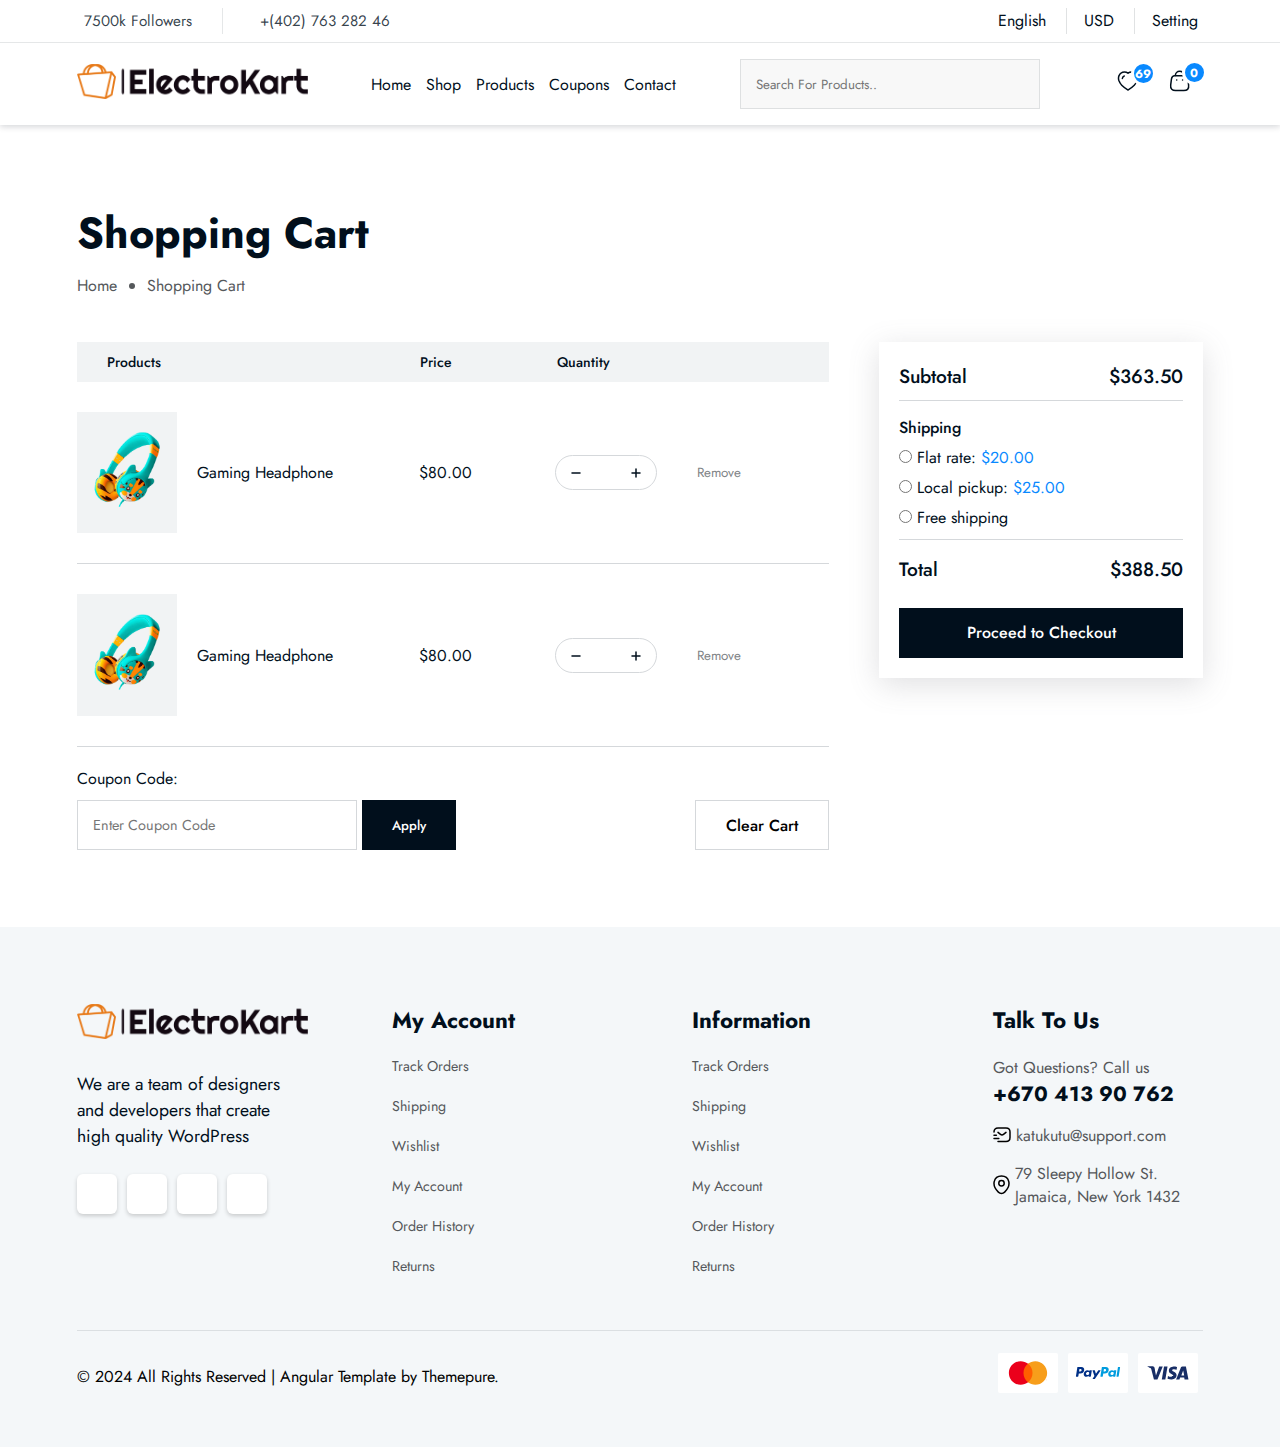
<file: Html/cart.html>
<!DOCTYPE html>
<html lang="en">

    <head>
        <meta charset="UTF-8">
        <meta name="viewport" content="width=device-width, initial-scale=1.0">
        <title>Document</title>
        <link rel="stylesheet" href="https://cdnjs.cloudflare.com/ajax/libs/font-awesome/6.5.1/css/all.min.css"
            integrity="sha512-DTOQO9RWCH3ppGqcWaEA1BIZOC6xxalwEsw9c2QQeAIftl+Vegovlnee1c9QX4TctnWMn13TZye+giMm8e2LwA=="
            crossorigin="anonymous" referrerpolicy="no-referrer" />
        <link rel="preconnect" href="https://fonts.googleapis.com">
        <link rel="preconnect" href="https://fonts.gstatic.com" crossorigin>
        <link href="https://fonts.googleapis.com/css2?family=Jost:wght@400;500&display=swap" rel="stylesheet">
        <link rel="stylesheet" href="../Css/cart.css">
    </head>

    <body>
        <!-- ===========S-Header============ -->
        <header class="s-header sticky">
            <!-- ===========S-Nav-Bottom========== -->
            <div class="s-nav-bottom">
                <!-- ===========S-Nav-Logo============ -->
                <div class="s-nav-logo">
                    <a href=""><img src="../assets/Logo/electrokart-high-resolution-logo-transparent.png"
                         alt="logo"></a>
                </div>
                <!-- ===============S-Nav-Items=============== -->
                <div class="s-nav-list-item">
                    <ul>
                        <li>Home</li>
                        <li>Shop <i class="fa-solid fa-angle-down"></i></li>
                        <li>Products <i class="fa-solid fa-angle-down"></i></li>
                        <li>Coupons</li>
                        <li>Contact</li>
                    </ul>
                </div>
                <!-- =========S-Nav-Input======== -->
                <div class="s-nav-search">
                    <input type="text" placeholder="Search For Products..">
                    <i class="fa-solid fa-magnifying-glass"></i>
                </div>
                <!-- S-Navbar Cart Area -->
                <div class="s-nav-cart">
                    <a href="#"><svg _ngcontent-ng-c3631614527="" width="22" height="20" viewBox="0 0 22 20" fill="none"
                            xmlns="http://www.w3.org/2000/svg">
                            <path _ngcontent-ng-c3631614527="" fill-rule="evenodd" clip-rule="evenodd"
                                d="M11.239 18.8538C13.4096 17.5179 15.4289 15.9456 17.2607 14.1652C18.5486 12.8829 19.529 11.3198 20.1269 9.59539C21.2029 6.25031 19.9461 2.42083 16.4289 1.28752C14.5804 0.692435 12.5616 1.03255 11.0039 2.20148C9.44567 1.03398 7.42754 0.693978 5.57894 1.28752C2.06175 2.42083 0.795919 6.25031 1.87187 9.59539C2.46978 11.3198 3.45021 12.8829 4.73806 14.1652C6.56988 15.9456 8.58917 17.5179 10.7598 18.8538L10.9949 19L11.239 18.8538Z"
                                stroke="currentColor" stroke-width="1.5" stroke-linecap="round" stroke-linejoin="round">
                            </path>
                            <path _ngcontent-ng-c3631614527=""
                                d="M7.26062 5.05302C6.19531 5.39332 5.43839 6.34973 5.3438 7.47501"
                                stroke="currentColor" stroke-width="1.5" stroke-linecap="round" stroke-linejoin="round">
                            </path>
                        </svg>
                        <span class="s-nav-cart-number">69</span>
                    </a>
                    <a href="#">
                        <svg _ngcontent-ng-c3631614527="" width="21" height="22" viewBox="0 0 21 22" fill="none"
                            xmlns="http://www.w3.org/2000/svg">
                            <path _ngcontent-ng-c3631614527="" fill-rule="evenodd" clip-rule="evenodd"
                                d="M6.48626 20.5H14.8341C17.9004 20.5 20.2528 19.3924 19.5847 14.9348L18.8066 8.89359C18.3947 6.66934 16.976 5.81808 15.7311 5.81808H5.55262C4.28946 5.81808 2.95308 6.73341 2.4771 8.89359L1.69907 14.9348C1.13157 18.889 3.4199 20.5 6.48626 20.5Z"
                                stroke="currentColor" stroke-width="1.5" stroke-linecap="round" stroke-linejoin="round">
                            </path>
                            <path _ngcontent-ng-c3631614527=""
                                d="M6.34902 5.5984C6.34902 3.21232 8.28331 1.27803 10.6694 1.27803V1.27803C11.8184 1.27316 12.922 1.72619 13.7362 2.53695C14.5504 3.3477 15.0081 4.44939 15.0081 5.5984V5.5984"
                                stroke="currentColor" stroke-width="1.5" stroke-linecap="round" stroke-linejoin="round">
                            </path>
                            <path _ngcontent-ng-c3631614527="" d="M7.70365 10.1018H7.74942" stroke="currentColor"
                                stroke-width="1.5" stroke-linecap="round" stroke-linejoin="round"></path>
                            <path _ngcontent-ng-c3631614527="" d="M13.5343 10.1018H13.5801" stroke="currentColor"
                                stroke-width="1.5" stroke-linecap="round" stroke-linejoin="round"></path>
                        </svg>
                        <span class="s-nav-cart-number">0</span>
                    </a>
                </div>
            </div>
        </header>
        <!-- ========S-Nav========= -->
        <nav class="s-nav">
            <!-- ======S Nav Top====== -->
            <div class="s-nav-top">
                <div class="info-item">
                    <div>
                        <i class="fa-brands fa-facebook-f"></i>
                        <p>7500k Followers</p>
                    </div>
                    <div> </div>
                    <div>
                        <i class="fa-solid fa-phone-volume"></i>
                        <p>+(402) 763 282 46</p>
                    </div>
                </div>
                <div class="s-nav-top-right">
                    <ul>
                        <li>
                            <span class="s-dropDown">English <i class="fa-solid fa-angle-down"></i></span>
                            <ul class="s-dropDown-ul">
                                <li>Spanish</li>
                                <li>Russian</li>
                                <li>Portuguese</li>
                            </ul>
                        </li>
                        <li><span class="s-dropDown">USD <i class="fa-solid fa-angle-down"></i></span>
                            <ul class="s-dropDown-ul">
                                <li>USD</li>
                                <li>USD</li>
                                <li>USD</li>
                            </ul>
                        </li>
                        <li><span class="s-dropDown">Setting <i class="fa-solid fa-angle-down"></i></span>
                            <ul class="s-dropDown-ul">
                                <li>Spanish</li>
                                <li>Russian</li>
                                <li>Portuguese</li>
                            </ul>
                        </li>
                    </ul>
                </div>
            </div>
            <!-- ===========S-Nav-Bottom========== -->
            <div class="s-nav-bottom">
                <!-- ===========S-Nav-Logo============ -->
                <div class="s-nav-logo">
                    <a href=""><img src="../assets/Logo/electrokart-high-resolution-logo-transparent.png"
                         alt="logo"></a>
                </div>
                <!-- ===============S-Nav-Items=============== -->
                <div class="s-nav-list-item">
                    <ul>
                        <li>Home</li>
                        <li>Shop <i class="fa-solid fa-angle-down"></i></li>
                        <li>Products <i class="fa-solid fa-angle-down"></i></li>
                        <li>Coupons</li>
                        <li>Contact</li>
                    </ul>
                </div>
                <!-- =========S-Nav-Input======== -->
                <div class="s-nav-search">
                    <input type="text" placeholder="Search For Products..">
                    <i class="fa-solid fa-magnifying-glass"></i>
                </div>
                <!-- S-Navbar Cart Area -->
                <div class="s-nav-cart">
                    <a href="#"><svg _ngcontent-ng-c3631614527="" width="22" height="20" viewBox="0 0 22 20" fill="none"
                            xmlns="http://www.w3.org/2000/svg">
                            <path _ngcontent-ng-c3631614527="" fill-rule="evenodd" clip-rule="evenodd"
                                d="M11.239 18.8538C13.4096 17.5179 15.4289 15.9456 17.2607 14.1652C18.5486 12.8829 19.529 11.3198 20.1269 9.59539C21.2029 6.25031 19.9461 2.42083 16.4289 1.28752C14.5804 0.692435 12.5616 1.03255 11.0039 2.20148C9.44567 1.03398 7.42754 0.693978 5.57894 1.28752C2.06175 2.42083 0.795919 6.25031 1.87187 9.59539C2.46978 11.3198 3.45021 12.8829 4.73806 14.1652C6.56988 15.9456 8.58917 17.5179 10.7598 18.8538L10.9949 19L11.239 18.8538Z"
                                stroke="currentColor" stroke-width="1.5" stroke-linecap="round" stroke-linejoin="round">
                            </path>
                            <path _ngcontent-ng-c3631614527=""
                                d="M7.26062 5.05302C6.19531 5.39332 5.43839 6.34973 5.3438 7.47501"
                                stroke="currentColor" stroke-width="1.5" stroke-linecap="round" stroke-linejoin="round">
                            </path>
                        </svg>
                        <span class="s-nav-cart-number">69</span>
                    </a>
                    <a href="#">
                        <svg _ngcontent-ng-c3631614527="" width="21" height="22" viewBox="0 0 21 22" fill="none"
                            xmlns="http://www.w3.org/2000/svg">
                            <path _ngcontent-ng-c3631614527="" fill-rule="evenodd" clip-rule="evenodd"
                                d="M6.48626 20.5H14.8341C17.9004 20.5 20.2528 19.3924 19.5847 14.9348L18.8066 8.89359C18.3947 6.66934 16.976 5.81808 15.7311 5.81808H5.55262C4.28946 5.81808 2.95308 6.73341 2.4771 8.89359L1.69907 14.9348C1.13157 18.889 3.4199 20.5 6.48626 20.5Z"
                                stroke="currentColor" stroke-width="1.5" stroke-linecap="round" stroke-linejoin="round">
                            </path>
                            <path _ngcontent-ng-c3631614527=""
                                d="M6.34902 5.5984C6.34902 3.21232 8.28331 1.27803 10.6694 1.27803V1.27803C11.8184 1.27316 12.922 1.72619 13.7362 2.53695C14.5504 3.3477 15.0081 4.44939 15.0081 5.5984V5.5984"
                                stroke="currentColor" stroke-width="1.5" stroke-linecap="round" stroke-linejoin="round">
                            </path>
                            <path _ngcontent-ng-c3631614527="" d="M7.70365 10.1018H7.74942" stroke="currentColor"
                                stroke-width="1.5" stroke-linecap="round" stroke-linejoin="round"></path>
                            <path _ngcontent-ng-c3631614527="" d="M13.5343 10.1018H13.5801" stroke="currentColor"
                                stroke-width="1.5" stroke-linecap="round" stroke-linejoin="round"></path>
                        </svg>
                        <span class="s-nav-cart-number">0</span>
                    </a>
                </div>
            </div>
        </nav>
        <!-- Main -->
        <main class="cart-main">
            <!-- back-to-top-btn -->
            <div class="back-to-top">
                <button class="back-to-top-btn cursor-pointer"><i class="fa-solid fa-angle-up"></i></button>
            </div>
            <!-- Breadcrumb -->
            <div class="cart-breadcrumb">
                <h1>Shopping Cart</h1>
                <ul>
                    <li><a href="">Home</a></li>
                    <li>Shopping Cart</li>
                </ul>
            </div>
            <!-- cart-area -->
            <div class="cart-area">
                <div class="cart-left">
                    <ul>
                        <!-- cart-left header -->
                        <li>
                            <div>Products</div>
                            <div>Price</div>
                            <div>Quantity</div>
                            <div></div>
                        </li>
                        <!-- cart-left product -->
                        <li class="cart-area-product-item">
                            <div class="ca-product-img-area"><span class="ca-product-img"><a href=""><img
                                            src="../assets/images/tranding-products/headphone-5.png" alt=""></a></span>
                                <span class="product-item-title"><a href="">Gaming Headphone</a></span>
                            </div>
                            <div class="ca-product-price">$80.00</div>
                            <div class="ca-product-quantity">
                                <div class="ca-cart-quantity">
                                    <span class="ca-cart-minus"><svg _ngcontent-ng-c2270004052="" width="10" height="10"
                                            viewBox="0 0 10 2" fill="none" xmlns="http://www.w3.org/2000/svg">
                                            <path _ngcontent-ng-c2270004052="" d="M1 1H9" stroke="currentColor"
                                                stroke-width="1.5" stroke-linecap="round" stroke-linejoin="round">
                                            </path>
                                        </svg>
                                    </span>
                                    <span class="ca-cart-input"><input type="text" name="" id=""></span>
                                    <span class="ca-cart-plus"><svg _ngcontent-ng-c2270004052="" width="10" height="10"
                                            viewBox="0 0 10 10" fill="none" xmlns="http://www.w3.org/2000/svg">
                                            <path _ngcontent-ng-c2270004052="" d="M5 1V9" stroke="currentColor"
                                                stroke-width="1.5" stroke-linecap="round" stroke-linejoin="round">
                                            </path>
                                            <path _ngcontent-ng-c2270004052="" d="M1 5H9" stroke="currentColor"
                                                stroke-width="1.5" stroke-linecap="round" stroke-linejoin="round">
                                            </path>
                                        </svg>
                                    </span>
                                </div>
                            </div>
                            <div class="ca-product-action">
                                <button class="ca-product-action-btn">
                                    <i class="fa-solid fa-xmark"></i>Remove</button>
                            </div>
                        </li>
                        <li class="cart-area-product-item">
                            <div class="ca-product-img-area"><span class="ca-product-img"><a href=""><img
                                            src="../assets/images/tranding-products/headphone-5.png" loading="lazy" alt=""></a></span>
                                <span class="product-item-title"><a href="">Gaming Headphone</a></span>
                            </div>
                            <div class="ca-product-price">$80.00</div>
                            <div class="ca-product-quantity">
                                <div class="ca-cart-quantity">
                                    <span class="ca-cart-minus"><svg _ngcontent-ng-c2270004052="" width="10" height="10"
                                            viewBox="0 0 10 2" fill="none" xmlns="http://www.w3.org/2000/svg">
                                            <path _ngcontent-ng-c2270004052="" d="M1 1H9" stroke="currentColor"
                                                stroke-width="1.5" stroke-linecap="round" stroke-linejoin="round">
                                            </path>
                                        </svg>
                                    </span>
                                    <span class="ca-cart-input"><input type="text" name="" id=""></span>
                                    <span class="ca-cart-plus"><svg _ngcontent-ng-c2270004052="" width="10" height="10"
                                            viewBox="0 0 10 10" fill="none" xmlns="http://www.w3.org/2000/svg">
                                            <path _ngcontent-ng-c2270004052="" d="M5 1V9" stroke="currentColor"
                                                stroke-width="1.5" stroke-linecap="round" stroke-linejoin="round">
                                            </path>
                                            <path _ngcontent-ng-c2270004052="" d="M1 5H9" stroke="currentColor"
                                                stroke-width="1.5" stroke-linecap="round" stroke-linejoin="round">
                                            </path>
                                        </svg>
                                    </span>
                                </div>
                            </div>
                            <div class="ca-product-action">
                                <button class="ca-product-action-btn">
                                    <i class="fa-solid fa-xmark"></i>Remove</button>
                            </div>
                        </li>
                    </ul>
                    <!-- cart-left bottom  -->
                    <div class="cart-left-bottom">
                        <div>
                            <form class="cart-coupon-code-area">
                                <div>
                                    <label for="couponCode">Coupon Code:</label>
                                </div>
                                <div>
                                    <input class="cart-couponcode-input" type="text" name="couponCode" id="couponCode"
                                        placeholder="Enter Coupon Code">
                                    <button class="cart-coupon-submit-btn" type="submit">Apply</button>
                                </div>
                            </form>
                        </div>
                        <div class="clear-cart">
                            <button class="clear-cart-btn">Clear Cart</button>
                        </div>
                    </div>
                </div>
                <!-- ============Cart-Right============ -->
                <div class="cart-right">
                    <ul>
                        <li class="sub-total-header">
                            <p>Subtotal</p>
                            <p class="sub-total-amount">$363.50</p>
                        </li>
                        <li class="shipping">
                            <p>Shipping</p>
                            <div>
                                <label>
                                    <input type="radio" name="shippingOption" value="flatRate">
                                    Flat rate: <span class="flat-rate">$20.00</span>
                                </label>
                                <label>
                                    <input type="radio" name="shippingOption" value="localPickup">
                                    Local pickup: <span class="local-pickup-rate">$25.00</span>
                                </label>
                                <label>
                                    <input type="radio" name="shippingOption" value="freeShipping">
                                    Free shipping
                                </label>
                            </div>
                        </li>
                        <li class="total-amount-area">
                            <p>Total</p>
                            <p class="total-amount">$388.50</p>
                        </li>
                    </ul>
                    <div class="checkout-proceed">
                        <button class="checkout-proceed-btn" type="submit">Proceed to Checkout</button>
                    </div>
                </div>
            </div>
        </main>
        <!-- Footer -->
        <footer class="s-footer">
            <div class="top-footer">
                <div class="social-area">
                    <div>
                        <a href="">
                            <img class="navbar-logo"
                                src="../assets/Logo/electrokart-high-resolution-logo-transparent.png" alt="logo">
                        </a>
                    </div>
                    <div>
                        We are a team of designers and developers that create high quality WordPress
                    </div>
                    <div>
                        <a href=""><i class="fa-brands fa-facebook-f"></i></a>
                        <a href=""><i class="fa-brands fa-x-twitter"></i></a>
                        <a href=""><i class="fa-brands fa-linkedin-in"></i></a>
                        <a href=""><i class="fa-brands fa-github"></i></a>
                    </div>
                </div>
                <div class="account-area">
                    <h3>My Account</h3>
                    <ul>
                        <li><a href="">Track Orders</a></li>
                        <li><a href="">Shipping</a></li>
                        <li><a href="">Wishlist</a></li>
                        <li><a href="">My Account</a></li>
                        <li><a href="">Order History</a></li>
                        <li><a href="">Returns</a></li>
                    </ul>
                </div>
                <div class="information-area">
                    <h3>Information</h3>
                    <ul>
                        <li><a href="">Track Orders</a></li>
                        <li><a href="">Shipping</a></li>
                        <li><a href="">Wishlist</a></li>
                        <li><a href="">My Account</a></li>
                        <li><a href="">Order History</a></li>
                        <li><a href="">Returns</a></li>
                    </ul>
                </div>
                <div class="contact-us-area">
                    <h3>Talk To Us</h3>
                    <div>
                        <span>Got Questions? Call us</span>
                        <h4><a href="">+670 413 90 762</a></h4>
                    </div>
                    <div>
                        <div><img src="../assets/svg/email.svg" alt="email"><span><a
                                    href="">katukutu@support.com</a></span>
                        </div>
                        <div><img src="../assets/svg/location.svg" alt="location">
                            <span><a href="">79 Sleepy Hollow St.
                                    Jamaica, New York 1432</a></span>
                        </div>
                    </div>
                </div>
            </div>
            <div class="bottom-footer">
                <div>
                    &#169; 2024 All Rights Reserved | Angular Template by <a href="">Themepure.</a>
                </div>
                <div>
                    <span><img src="../assets/payment-methods/mastercard.svg" alt=""></span>
                    <span><img src="../assets/payment-methods/paypal.svg" alt=""></span>
                    <span><img src="../assets/payment-methods/visa.svg" alt=""></span>
                </div>
            </div>
        </footer>
        <script src="../Js/chekout.js"></script>
    </body>

</html>
</file>
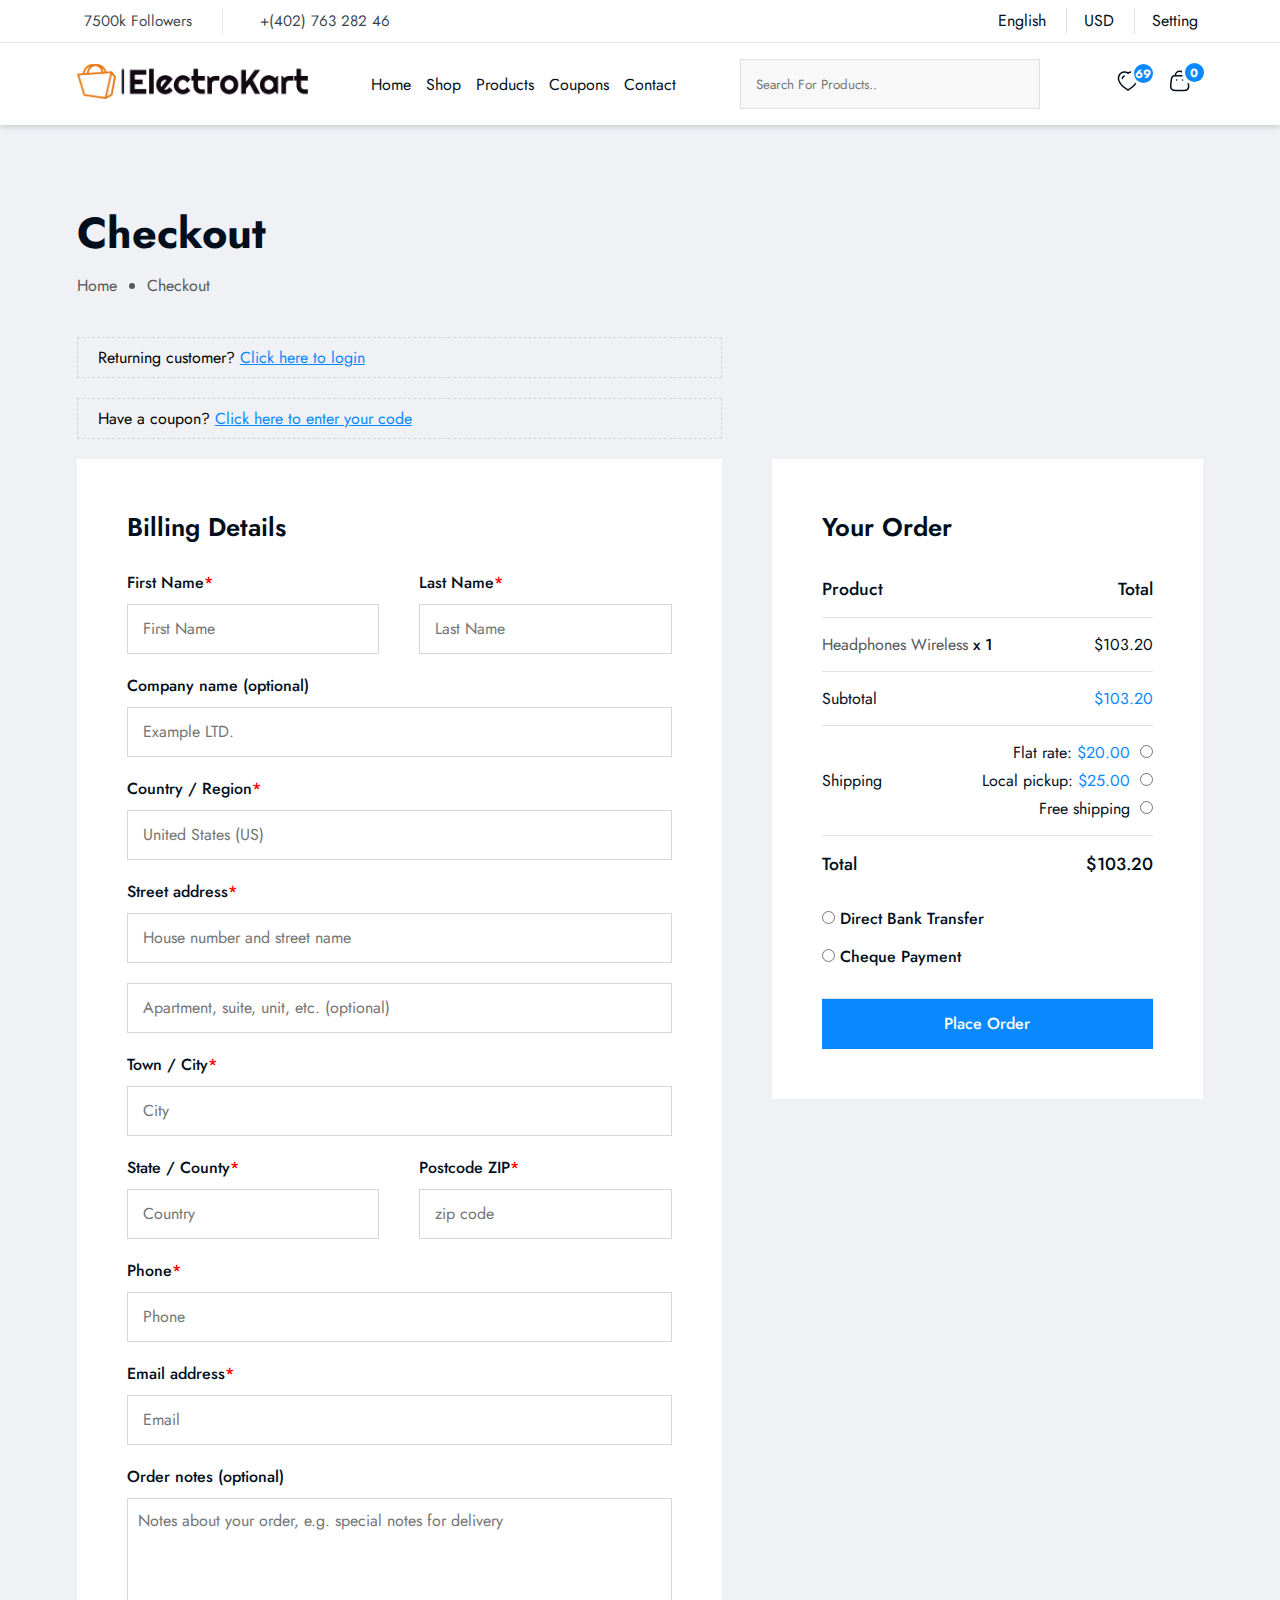
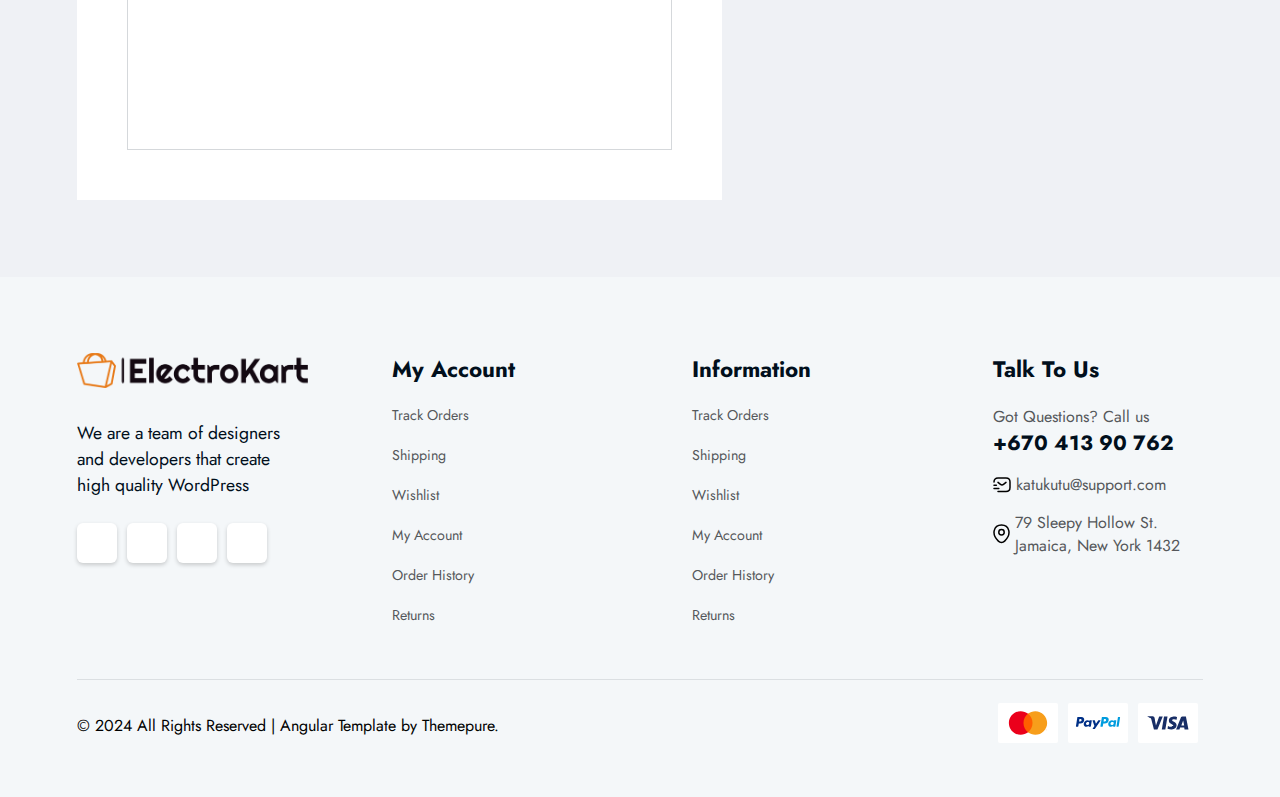
<file: Html/checkout.html>
<!DOCTYPE html>
<html lang="en">

    <head>
        <meta charset="UTF-8">
        <meta name="viewport" content="width=device-width, initial-scale=1.0">
        <title>Document</title>
        <link rel="stylesheet" href="https://cdnjs.cloudflare.com/ajax/libs/font-awesome/6.5.1/css/all.min.css"
            integrity="sha512-DTOQO9RWCH3ppGqcWaEA1BIZOC6xxalwEsw9c2QQeAIftl+Vegovlnee1c9QX4TctnWMn13TZye+giMm8e2LwA=="
            crossorigin="anonymous" referrerpolicy="no-referrer" />
        <link rel="preconnect" href="https://fonts.googleapis.com">
        <link rel="preconnect" href="https://fonts.gstatic.com" crossorigin>
        <link href="https://fonts.googleapis.com/css2?family=Jost:wght@400;500&display=swap" rel="stylesheet">
        <link rel="stylesheet" href="../Css/checkout.css">
    </head>

    <body>
        <!-- ===========S-Header============ -->
        <header class="s-header sticky">
            <!-- ===========S-Nav-Bottom========== -->
            <div class="s-nav-bottom">
                <!-- ===========S-Nav-Logo============ -->
                <div class="s-nav-logo">
                    <a href=""><img src="../assets/Logo/electrokart-high-resolution-logo-transparent.png"
                            alt="logo"></a>
                </div>
                <!-- ===============S-Nav-Items=============== -->
                <div class="s-nav-list-item">
                    <ul>
                        <li>Home</li>
                        <li>Shop <i class="fa-solid fa-angle-down"></i></li>
                        <li>Products <i class="fa-solid fa-angle-down"></i></li>
                        <li>Coupons</li>
                        <li>Contact</li>
                    </ul>
                </div>
                <!-- =========S-Nav-Input======== -->
                <div class="s-nav-search">
                    <input type="text" placeholder="Search For Products..">
                    <i class="fa-solid fa-magnifying-glass"></i>
                </div>
                <!-- S-Navbar Cart Area -->
                <div class="s-nav-cart">
                    <a href="#"><svg _ngcontent-ng-c3631614527="" width="22" height="20" viewBox="0 0 22 20" fill="none"
                            xmlns="http://www.w3.org/2000/svg">
                            <path _ngcontent-ng-c3631614527="" fill-rule="evenodd" clip-rule="evenodd"
                                d="M11.239 18.8538C13.4096 17.5179 15.4289 15.9456 17.2607 14.1652C18.5486 12.8829 19.529 11.3198 20.1269 9.59539C21.2029 6.25031 19.9461 2.42083 16.4289 1.28752C14.5804 0.692435 12.5616 1.03255 11.0039 2.20148C9.44567 1.03398 7.42754 0.693978 5.57894 1.28752C2.06175 2.42083 0.795919 6.25031 1.87187 9.59539C2.46978 11.3198 3.45021 12.8829 4.73806 14.1652C6.56988 15.9456 8.58917 17.5179 10.7598 18.8538L10.9949 19L11.239 18.8538Z"
                                stroke="currentColor" stroke-width="1.5" stroke-linecap="round" stroke-linejoin="round">
                            </path>
                            <path _ngcontent-ng-c3631614527=""
                                d="M7.26062 5.05302C6.19531 5.39332 5.43839 6.34973 5.3438 7.47501"
                                stroke="currentColor" stroke-width="1.5" stroke-linecap="round" stroke-linejoin="round">
                            </path>
                        </svg>
                        <span class="s-nav-cart-number">69</span>
                    </a>
                    <a href="#">
                        <svg _ngcontent-ng-c3631614527="" width="21" height="22" viewBox="0 0 21 22" fill="none"
                            xmlns="http://www.w3.org/2000/svg">
                            <path _ngcontent-ng-c3631614527="" fill-rule="evenodd" clip-rule="evenodd"
                                d="M6.48626 20.5H14.8341C17.9004 20.5 20.2528 19.3924 19.5847 14.9348L18.8066 8.89359C18.3947 6.66934 16.976 5.81808 15.7311 5.81808H5.55262C4.28946 5.81808 2.95308 6.73341 2.4771 8.89359L1.69907 14.9348C1.13157 18.889 3.4199 20.5 6.48626 20.5Z"
                                stroke="currentColor" stroke-width="1.5" stroke-linecap="round" stroke-linejoin="round">
                            </path>
                            <path _ngcontent-ng-c3631614527=""
                                d="M6.34902 5.5984C6.34902 3.21232 8.28331 1.27803 10.6694 1.27803V1.27803C11.8184 1.27316 12.922 1.72619 13.7362 2.53695C14.5504 3.3477 15.0081 4.44939 15.0081 5.5984V5.5984"
                                stroke="currentColor" stroke-width="1.5" stroke-linecap="round" stroke-linejoin="round">
                            </path>
                            <path _ngcontent-ng-c3631614527="" d="M7.70365 10.1018H7.74942" stroke="currentColor"
                                stroke-width="1.5" stroke-linecap="round" stroke-linejoin="round"></path>
                            <path _ngcontent-ng-c3631614527="" d="M13.5343 10.1018H13.5801" stroke="currentColor"
                                stroke-width="1.5" stroke-linecap="round" stroke-linejoin="round"></path>
                        </svg>
                        <span class="s-nav-cart-number">0</span>
                    </a>
                </div>
            </div>
        </header>
        <!-- ========S-Nav========= -->
        <nav class="s-nav">
            <!-- ======S Nav Top====== -->
            <div class="s-nav-top">
                <div class="info-item">
                    <div>
                        <i class="fa-brands fa-facebook-f"></i>
                        <p>7500k Followers</p>
                    </div>
                    <div> </div>
                    <div>
                        <i class="fa-solid fa-phone-volume"></i>
                        <p>+(402) 763 282 46</p>
                    </div>
                </div>
                <div class="s-nav-top-right">
                    <ul>
                        <li>
                            <span class="s-dropDown">English <i class="fa-solid fa-angle-down"></i></span>
                            <ul class="s-dropDown-ul">
                                <li>Spanish</li>
                                <li>Russian</li>
                                <li>Portuguese</li>
                            </ul>
                        </li>
                        <li><span class="s-dropDown">USD <i class="fa-solid fa-angle-down"></i></span>
                            <ul class="s-dropDown-ul">
                                <li>USD</li>
                                <li>USD</li>
                                <li>USD</li>
                            </ul>
                        </li>
                        <li><span class="s-dropDown">Setting <i class="fa-solid fa-angle-down"></i></span>
                            <ul class="s-dropDown-ul">
                                <li>Spanish</li>
                                <li>Russian</li>
                                <li>Portuguese</li>
                            </ul>
                        </li>
                    </ul>
                </div>
            </div>
            <!-- ===========S-Nav-Bottom========== -->
            <div class="s-nav-bottom">
                <!-- ===========S-Nav-Logo============ -->
                <div class="s-nav-logo">
                    <a href=""><img src="../assets/Logo/electrokart-high-resolution-logo-transparent.png"
                            alt="logo"></a>
                </div>
                <!-- ===============S-Nav-Items=============== -->
                <div class="s-nav-list-item">
                    <ul>
                        <li>Home</li>
                        <li>Shop <i class="fa-solid fa-angle-down"></i></li>
                        <li>Products <i class="fa-solid fa-angle-down"></i></li>
                        <li>Coupons</li>
                        <li>Contact</li>
                    </ul>
                </div>
                <!-- =========S-Nav-Input======== -->
                <div class="s-nav-search">
                    <input type="text" placeholder="Search For Products..">
                    <i class="fa-solid fa-magnifying-glass"></i>
                </div>
                <!-- S-Navbar Cart Area -->
                <div class="s-nav-cart">
                    <a href="#"><svg _ngcontent-ng-c3631614527="" width="22" height="20" viewBox="0 0 22 20" fill="none"
                            xmlns="http://www.w3.org/2000/svg">
                            <path _ngcontent-ng-c3631614527="" fill-rule="evenodd" clip-rule="evenodd"
                                d="M11.239 18.8538C13.4096 17.5179 15.4289 15.9456 17.2607 14.1652C18.5486 12.8829 19.529 11.3198 20.1269 9.59539C21.2029 6.25031 19.9461 2.42083 16.4289 1.28752C14.5804 0.692435 12.5616 1.03255 11.0039 2.20148C9.44567 1.03398 7.42754 0.693978 5.57894 1.28752C2.06175 2.42083 0.795919 6.25031 1.87187 9.59539C2.46978 11.3198 3.45021 12.8829 4.73806 14.1652C6.56988 15.9456 8.58917 17.5179 10.7598 18.8538L10.9949 19L11.239 18.8538Z"
                                stroke="currentColor" stroke-width="1.5" stroke-linecap="round" stroke-linejoin="round">
                            </path>
                            <path _ngcontent-ng-c3631614527=""
                                d="M7.26062 5.05302C6.19531 5.39332 5.43839 6.34973 5.3438 7.47501"
                                stroke="currentColor" stroke-width="1.5" stroke-linecap="round" stroke-linejoin="round">
                            </path>
                        </svg>
                        <span class="s-nav-cart-number">69</span>
                    </a>
                    <a href="#">
                        <svg _ngcontent-ng-c3631614527="" width="21" height="22" viewBox="0 0 21 22" fill="none"
                            xmlns="http://www.w3.org/2000/svg">
                            <path _ngcontent-ng-c3631614527="" fill-rule="evenodd" clip-rule="evenodd"
                                d="M6.48626 20.5H14.8341C17.9004 20.5 20.2528 19.3924 19.5847 14.9348L18.8066 8.89359C18.3947 6.66934 16.976 5.81808 15.7311 5.81808H5.55262C4.28946 5.81808 2.95308 6.73341 2.4771 8.89359L1.69907 14.9348C1.13157 18.889 3.4199 20.5 6.48626 20.5Z"
                                stroke="currentColor" stroke-width="1.5" stroke-linecap="round" stroke-linejoin="round">
                            </path>
                            <path _ngcontent-ng-c3631614527=""
                                d="M6.34902 5.5984C6.34902 3.21232 8.28331 1.27803 10.6694 1.27803V1.27803C11.8184 1.27316 12.922 1.72619 13.7362 2.53695C14.5504 3.3477 15.0081 4.44939 15.0081 5.5984V5.5984"
                                stroke="currentColor" stroke-width="1.5" stroke-linecap="round" stroke-linejoin="round">
                            </path>
                            <path _ngcontent-ng-c3631614527="" d="M7.70365 10.1018H7.74942" stroke="currentColor"
                                stroke-width="1.5" stroke-linecap="round" stroke-linejoin="round"></path>
                            <path _ngcontent-ng-c3631614527="" d="M13.5343 10.1018H13.5801" stroke="currentColor"
                                stroke-width="1.5" stroke-linecap="round" stroke-linejoin="round"></path>
                        </svg>
                        <span class="s-nav-cart-number">0</span>
                    </a>
                </div>
            </div>
        </nav>
        <!-- Main content -->
        <main class="checkout-main">
            <!-- back-to-top-btn -->
            <div class="back-to-top">
                <button class="back-to-top-btn cursor-pointer"><i class="fa-solid fa-angle-up"></i></button>
            </div>
            <!-- Breadcrumb -->
            <div class="checkout-breadcrumb">
                <h1>Checkout</h1>
                <ul>
                    <li>Home</li>
                    <li>Checkout</li>
                </ul>
            </div>
            <!-- ==========Verify Area========== -->
            <div class="verify-area">
                <!-- Login Area  -->
                <div class="login-area">
                    <div class="login-header">
                        <span>Returning customer?</span> <span class="visible-login">Click here to login</span>
                    </div>
                    <div class="login-form">
                        <form action="/login" method="post">
                            <label for="email">Your Email</label>
                            <input type="email" id="email" name="email" placeholder="example@gmail.com" required>
                            <label for="password">Password</label>
                            <input type="password" id="password" name="password" required>
                            <div class="check-forgot-container">
                                <div class="checkbox-container">
                                    <input type="checkbox" id="myCheckbox">
                                    <label for="myCheckbox">Remember me</label>
                                </div>
                                <div class="forgot">
                                    <a href="">Forgot Password?</a>
                                </div>
                            </div>
                            <button type="submit">Login</button>
                        </form>
                    </div>
                </div>
                <!-- ==========Coupon Area========== -->
                <div class="coupon-area">
                    <div class="coupon-header">
                        <span>Have a coupon?</span> <span class="visible-coupon">Click here to enter your
                            code</span>
                    </div>
                    <div class="coupon-form">
                        <form action="">
                            <label for="coupon">Coupon Code :</label>
                            <input type="coupon" id="coupon" name="coupon" placeholder="Coupon">
                            <button type="submit">Apply</button>
                        </form>
                    </div>
                </div>
            </div>
            <!-- ==========Checkout Area========== -->
            <div class="checkout-area">
                <form action="" method="post">
                    <!-- ==========Checkout Left========= -->
                    <div class="checkout-left">
                        <h3>Billing Details</h3>
                        <div class="name-area">
                            <div><label for="first-name">First Name<span class="star">*</span></label>
                                <input type="text" id="first-name" name="first-name" placeholder="First Name" required>
                            </div>
                            <div>
                                <label for="last-name">Last Name<span class="star">*</span></label>
                                <input type="text" id="last-name" name="last-name" placeholder="Last Name" required>
                            </div>
                        </div>
                        <label for="company">Company name (optional)</label>
                        <input type="text" id="company" name="company" placeholder="Example LTD.">
                        <label for="country">Country / Region<span class="star">*</span></label>
                        <input type="text" id="country" name="country" placeholder="United States (US)" required>
                        <label for="street">Street address<span class="star">*</span></label>
                        <input type="text" id="street" name="street" placeholder="House number and street name"
                            required>
                        <input type="text" placeholder="Apartment, suite, unit, etc. (optional)">
                        <label for="city">Town / City<span class="star">*</span></label>
                        <input type="text" id="city" name="city" placeholder="City" required>
                        <div class="state-area">
                            <div>
                                <label for="state">State / County<span class="star">*</span></label>
                                <input type="text" name="state" id="state" placeholder="Country" required>
                            </div>
                            <div>
                                <label for="zipcode">
                                    Postcode ZIP<span class="star">*</span>
                                </label>
                                <input type="text" name="zipcode" id="zipcode" placeholder="zip code" required>
                            </div>
                        </div>
                        <label for="phone">Phone<span class="star">*</span></label>
                        <input type="text" name="phone" id="phone" placeholder="Phone" required>
                        <label for="s-email">Email address<span class="star">*</span></label>
                        <input type="s-email" name="s-email" id="s-email" placeholder="Email" required>
                        <label for="order-notes">Order notes (optional)</label>
                        <textarea name="order-notes" id="order-notes" cols="30" rows="10"
                            placeholder="Notes about your order, e.g. special notes for delivery"></textarea>
                    </div>
                    <!-- ============Checkout Right============ -->
                    <div class="checkout-right">
                        <h3>Your Order</h3>
                        <ul>
                            <li>
                                <p>Product</p>
                                <p>Total</p>
                            </li>
                            <li class="product-list">
                                <p>Headphones Wireless <span class="">x 1</span></p>
                                <p>$103.20</p>
                            </li>
                            <li class="subtotal">
                                <p>Subtotal</p>
                                <p>$103.20</p>
                            </li>
                            <li class="shipping">
                                <p>Shipping</p>
                                <div>
                                    <label>
                                        Flat rate: <span>$20.00</span>
                                        <input type="radio" name="shippingOption" value="flatRate">
                                    </label>
                                    <label>
                                        Local pickup: <span>$25.00</span>
                                        <input type="radio" name="shippingOption" value="localPickup">
                                    </label>
                                    <label>
                                        Free shipping
                                        <input type="radio" name="shippingOption" value="freeShipping">
                                    </label>
                                </div>
                            </li>
                            <li class="total">
                                <p>Total</p>
                                <p>$103.20</p>
                            </li>
                        </ul>
                        <div class="checkout-payment">
                            <div>
                                <label class="payment-list">
                                    <input type="radio" name="paymentOption" value="directBankTransfer">
                                    Direct Bank Transfer
                                </label>
                                <div class="checkout-payment-info">
                                    <div></div>
                                    Make your payment directly into our bank account. Please use your Order ID as the
                                    payment reference. Your order will not be shipped until the funds have cleared in
                                    our account.
                                </div>
                            </div>
                            <div>
                                <label class="payment-list">
                                    <input type="radio" name="paymentOption" value="chequePayment">
                                    Cheque Payment
                                </label>
                                <div class="checkout-payment-info">
                                    <div></div>
                                    Make your payment directly into our bank account. Please use your Order ID as the
                                    payment reference. Your order will not be shipped until the funds have cleared in
                                    our account.
                                </div>
                            </div>
                        </div>
                        <div class="checkout-submit">
                            <button type="submit">Place Order</button>
                        </div>
                    </div>
                </form>
            </div>
        </main>
        <!-- Footer -->
        <footer class="s-footer">
            <div class="top-footer">
                <div class="social-area">
                    <div>
                        <a href="">
                            <img class="navbar-logo"
                                src="../assets/Logo/electrokart-high-resolution-logo-transparent.png" alt="logo">
                        </a>
                    </div>
                    <div>
                        We are a team of designers and developers that create high quality WordPress
                    </div>
                    <div>
                        <a href=""><i class="fa-brands fa-facebook-f"></i></a>
                        <a href=""><i class="fa-brands fa-x-twitter"></i></a>
                        <a href=""><i class="fa-brands fa-linkedin-in"></i></a>
                        <a href=""><i class="fa-brands fa-github"></i></a>
                    </div>
                </div>
                <div class="account-area">
                    <h3>My Account</h3>
                    <ul>
                        <li><a href="">Track Orders</a></li>
                        <li><a href="">Shipping</a></li>
                        <li><a href="">Wishlist</a></li>
                        <li><a href="">My Account</a></li>
                        <li><a href="">Order History</a></li>
                        <li><a href="">Returns</a></li>
                    </ul>
                </div>
                <div class="information-area">
                    <h3>Information</h3>
                    <ul>
                        <li><a href="">Track Orders</a></li>
                        <li><a href="">Shipping</a></li>
                        <li><a href="">Wishlist</a></li>
                        <li><a href="">My Account</a></li>
                        <li><a href="">Order History</a></li>
                        <li><a href="">Returns</a></li>
                    </ul>
                </div>
                <div class="contact-us-area">
                    <h3>Talk To Us</h3>
                    <div>
                        <span>Got Questions? Call us</span>
                        <h4><a href="">+670 413 90 762</a></h4>
                    </div>
                    <div>
                        <div><img src="../assets/svg/email.svg" alt="email"><span><a
                                    href="">katukutu@support.com</a></span>
                        </div>
                        <div><img src="../assets/svg/location.svg" alt="location">
                            <span><a href="">79 Sleepy Hollow St.
                                    Jamaica, New York 1432</a></span>
                        </div>
                    </div>
                </div>
            </div>
            <div class="bottom-footer">
                <div>
                    &#169; 2024 All Rights Reserved | Angular Template by <a href="">Themepure.</a>
                </div>
                <div>
                    <span><img src="../assets/payment-methods/mastercard.svg" alt=""></span>
                    <span><img src="../assets/payment-methods/paypal.svg" alt=""></span>
                    <span><img src="../assets/payment-methods/visa.svg" alt=""></span>
                </div>
            </div>
        </footer>
        <script src="../Js/chekout.js"></script>
    </body>

</html>
</file>
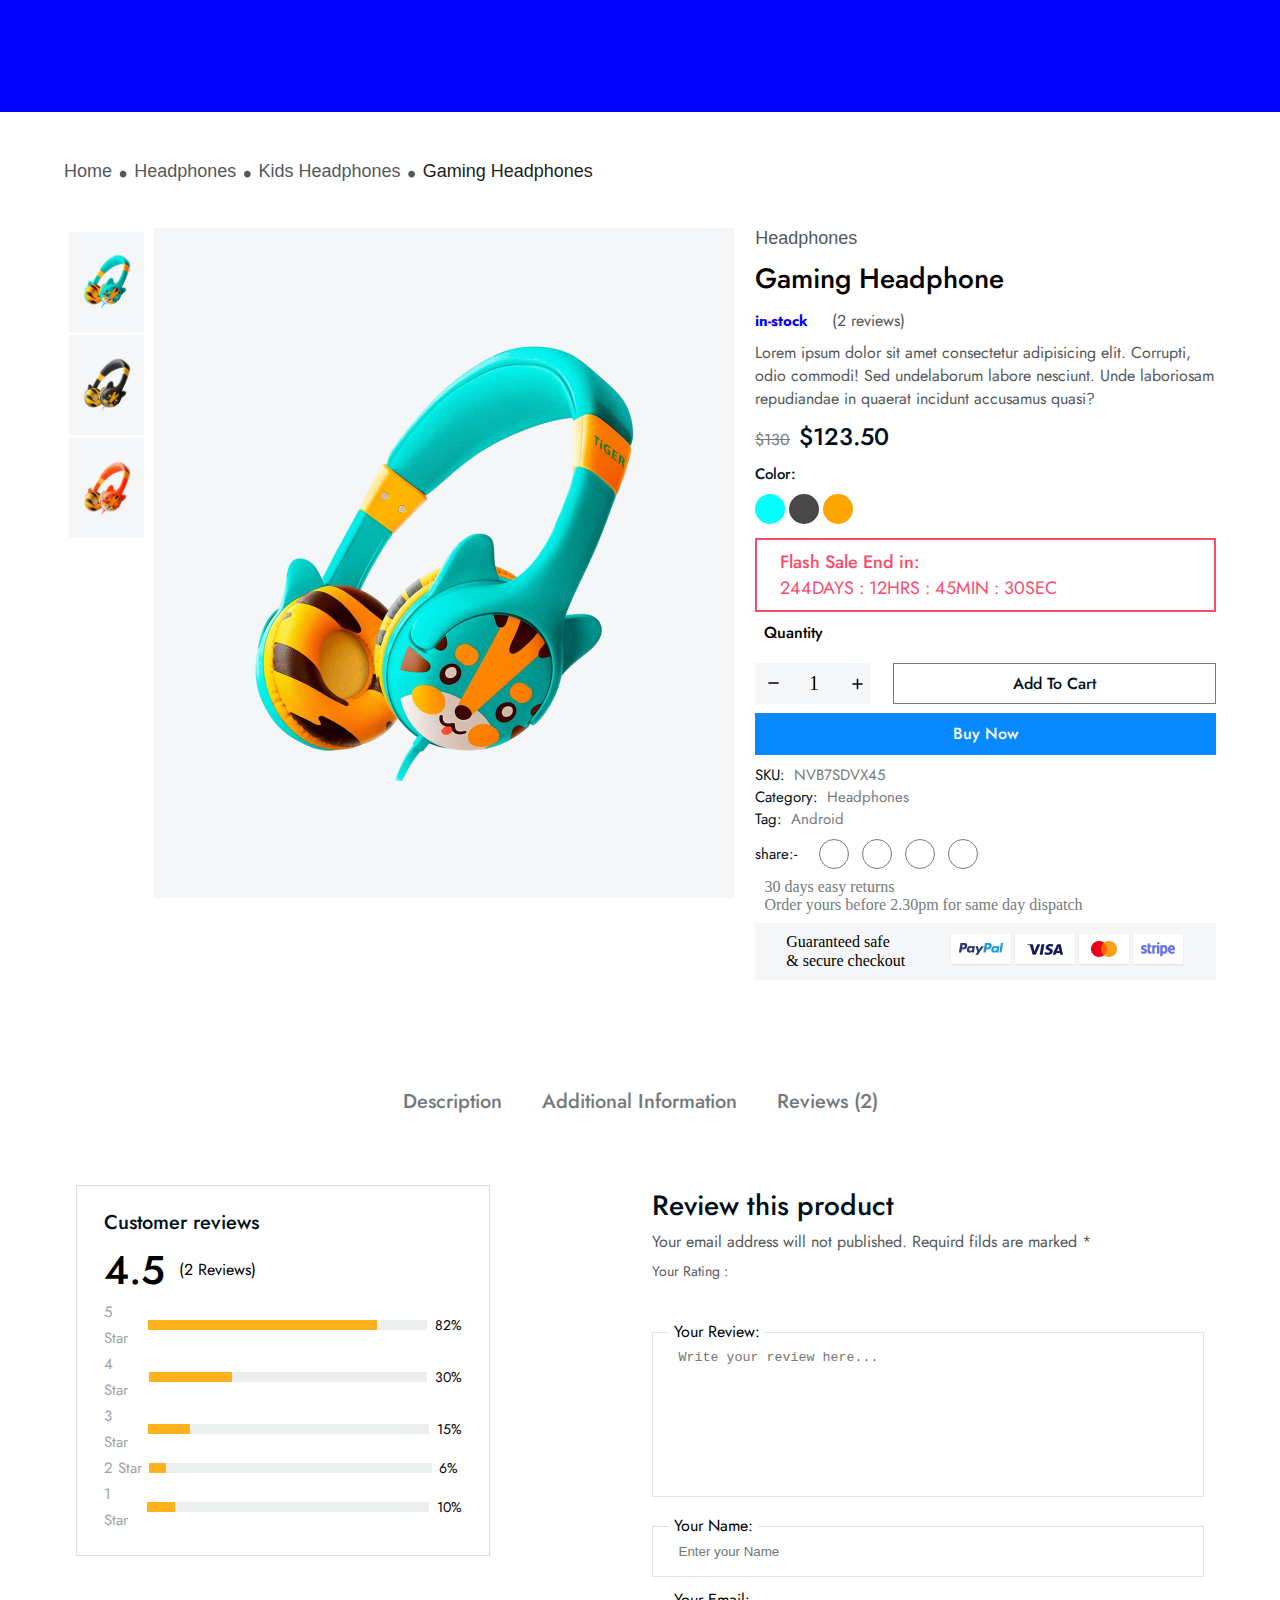
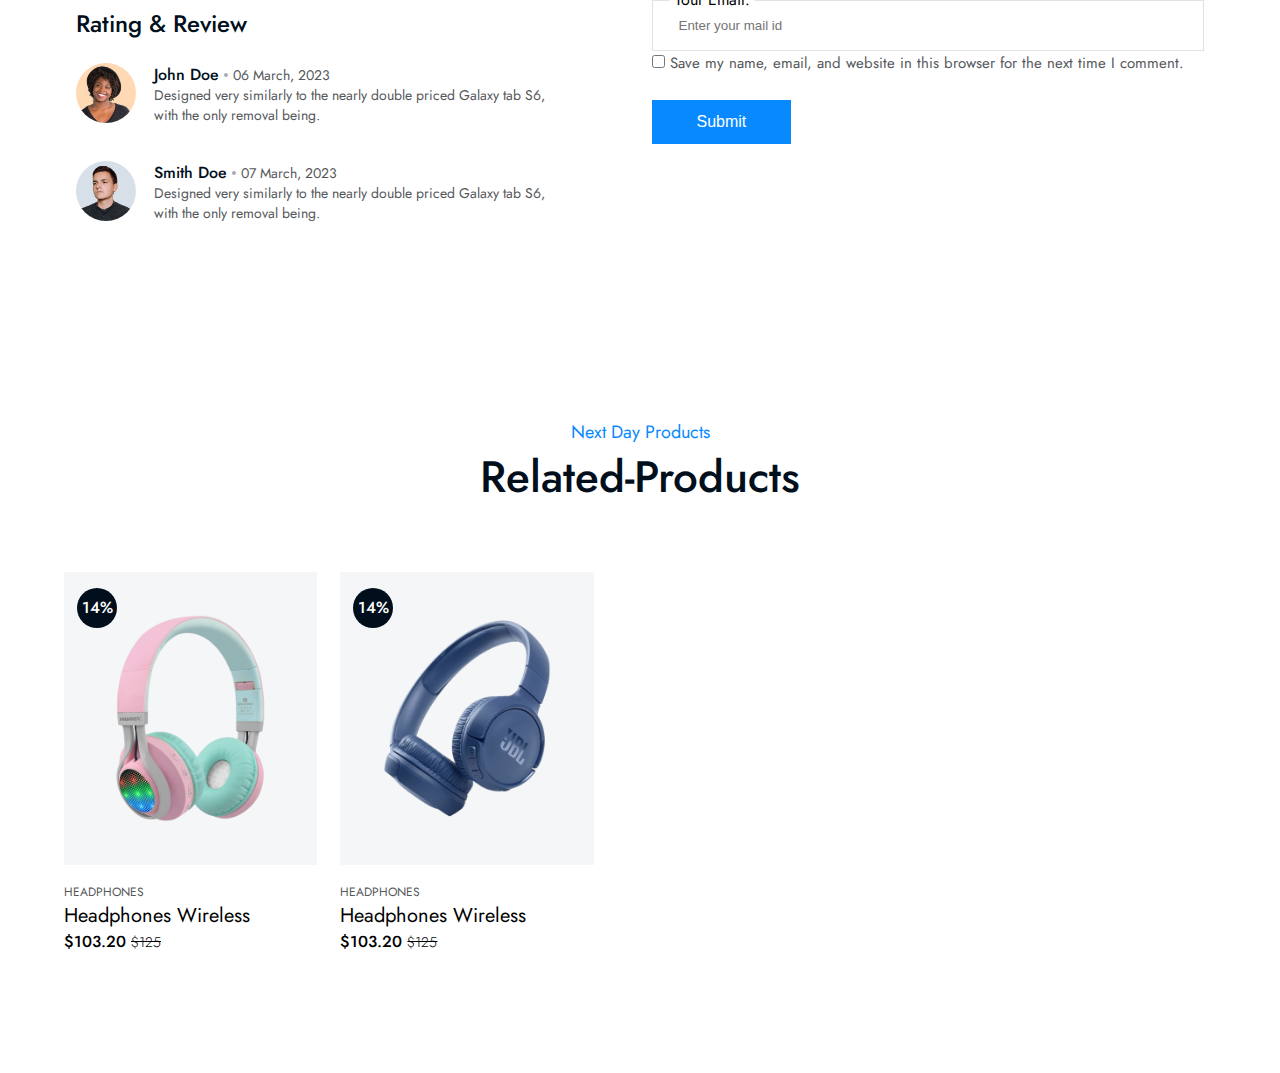
<file: Html/new-product.html>
<!DOCTYPE html>
<html lang="en">

<head>
    <meta charset="UTF-8">
    <meta name="viewport" content="width=device-width, initial-scale=1.0">
    <title>ElectroKart | Product Page</title>
    <link rel="stylesheet" href="https://cdnjs.cloudflare.com/ajax/libs/font-awesome/6.5.1/css/all.min.css"
        integrity="sha512-DTOQO9RWCH3ppGqcWaEA1BIZOC6xxalwEsw9c2QQeAIftl+Vegovlnee1c9QX4TctnWMn13TZye+giMm8e2LwA=="
        crossorigin="anonymous" referrerpolicy="no-referrer" />
    <link rel="preconnect" href="https://fonts.googleapis.com">
    <link rel="preconnect" href="https://fonts.gstatic.com" crossorigin>
    <link href="https://fonts.googleapis.com/css2?family=Jost:wght@100;200;300;400;500;600;700;800;900&display=swap"
        rel="stylesheet">
    <link rel="stylesheet" href="../Css/product-page-style.css">
</head>

<body>
    <header>

    </header>
    <main>
        <!-- breadcrumbs starts here -->
        <div class="productpage-breadcrumbs">
            <span><i class="fa-solid fa-house"></i></span>
            <span>
                <a href="#">Home</a>
                <span class="productpage-dot">.</span>
            </span>
            <span>
                <a href="#">Headphones</a>
                <span class="productpage-dot">.</span>
            </span>
            <span>
                <a href="#">Kids Headphones</a>
                <span class="productpage-dot">.</span>
            </span>
            <span id="current-product">
                <a href="#">Gaming Headphones</a>
            </span>
        </div>
        <!-- breadcrumbs end -->
        <!-- product details area starts -->
        <div class="productpage-product-details-area">
            <div class="productpage-product-image-left">
                <!-- image section starts  -->
                <!-- mini image starts here -->
                <div class="product-mini-image-area">
                    <div class="product1-cyan-headphone"><img
                            src="../assets/images/Single-productpage-images/gaming-headphone-cyan.png" alt=""></div>
                    <div class="product1-darkgray-headphone"><img
                            src="../assets/images/Single-productpage-images/gaming-headphone-darkgray.png" alt=""></div>
                    <div class="product1-orange-headphone"><img
                            src="../assets/images/Single-productpage-images/gaming-headphone-orange.png" alt=""></div>
                </div>
                <!-- mini image ends here -->
                <!-- main image starts here -->
                <div class="product-main-image-area"><img
                        src="../assets/images/Single-productpage-images/gaming-headphone-cyan.png" alt="">
                </div>
                <!-- main image ends -->
            </div>
            <!-- image section ends -->
            <!-- product details section starts -->
            <div class="productpage-product-description-right">
                <div class="product-description">
                    <!-- product catagory starts -->
                    <div class="product-category">
                        Headphones
                    </div>
                    <!-- product catagory ends -->
                    <!-- Product name starts -->
                    <div class="product-name-title">
                        <h3>Gaming Headphone</h3>
                    </div>
                    <!-- Product name ends -->
                    <!-- product short reviews starts -->
                    <div class="product-review">
                        <span class="product-availability">
                            in-stock
                        </span>
                        <span class="stars"><i class="fa-solid fa-star"></i><i class="fa-solid fa-star"></i><i
                                class="fa-solid fa-star"></i><i class="fa-solid fa-star"></i><i
                                class="fa-solid fa-star"></i></span>
                        <span class="number-of-reviews">(2 reviews)</span>
                    </div>
                    <!-- product sort reviews ends -->
                    <!-- product small description starts -->
                    <div class="product-small-description">
                        <p>Lorem ipsum dolor sit amet consectetur adipisicing elit. Corrupti, odio commodi! Sed
                            undelaborum labore nesciunt. Unde laboriosam repudiandae in quaerat incidunt accusamus
                            quasi?
                        </p>
                    </div>
                    <!-- product small description ends -->
                    <!-- product price starts -->
                    <div class="product-price">
                        <span class="reguler-price">$130</span>
                        <span class="current-price">$123.50</span>
                    </div>
                    <!-- product price ends -->
                    <!-- product color options starts -->
                    <div class="product-color">
                        <h4>color:</h4>
                        <div class="color-option">
                            <span class="cyan"></span>
                            <span class="darkgray"></span>
                            <span class="orange"></span>
                        </div>
                    </div>
                    <!-- product color options ends -->
                    <!-- flash sale section starts -->
                    <div class="flash-sale">
                        <div class="flash-sale-text">
                            <i class="fa-solid fa-fire-flame-curved"></i>
                            <h4>Flash Sale End in:</h4>
                        </div>
                        <div class="flash-sale-timer">244DAYS : 12HRS : 45MIN : 30SEC</div>
                    </div>
                    <!-- flash sale section ends -->
                    <!-- cart section starts -->
                    <div class="cart-section">
                        <h3>Quantity</h3>
                        <div class="product-quantity-addtocart">
                            <!-- quantity of product starts -->
                            <div class="product-quantity-controler">
                                <span class="quantity-minus">
                                    <svg _ngcontent-ng-c1204823109="" width="11" height="2" viewBox="0 0 11 2"
                                        fill="none" xmlns="http://www.w3.org/2000/svg">
                                        <path _ngcontent-ng-c1204823109="" d="M1 1H10" stroke="currentColor"
                                            stroke-width="1.5" stroke-linecap="round" stroke-linejoin="round"></path>
                                    </svg>
                                </span>
                                <span class="product-quantity">
                                    1
                                </span>
                                <span class="quantity-plus">
                                    <svg _ngcontent-ng-c1204823109="" width="11" height="12" viewBox="0 0 11 12"
                                        fill="none" xmlns="http://www.w3.org/2000/svg">
                                        <path _ngcontent-ng-c1204823109="" d="M1 6H10" stroke="currentColor"
                                            stroke-width="1.5" stroke-linecap="round" stroke-linejoin="round"></path>
                                        <path _ngcontent-ng-c1204823109="" d="M5.5 10.5V1.5" stroke="currentColor"
                                            stroke-width="1.5" stroke-linecap="round" stroke-linejoin="round"></path>
                                    </svg>
                                </span>
                            </div>
                            <!-- quantity of product ends -->
                            <!-- add to cart botton starts -->
                            <button class="add-to-cart">
                                Add To Cart
                            </button>
                            <!-- add to cart botton ends -->
                        </div>
                        <!-- buy now button starts -->
                        <div class="buy-now-section">
                            <button class="buy-now">
                                Buy Now
                            </button>
                        </div>
                        <!-- buy now button ends -->
                    </div>
                    <!-- cart section ends -->
                    <!-- product spesification and more details starts-->
                    <div class="more-product-details">
                        <div class="sku-section">
                            <div class="sku-q">SKU:</div>
                            <div class="sku-a">NVB7SDVX45</div>
                        </div>
                        <div class="category-section">
                            <div class="category-q">Category:</div>
                            <div class="category-a">Headphones</div>
                        </div>
                        <div class="tag-section">
                            <div class="tag-q">Tag:</div>
                            <div class="tag-a">Android</div>
                        </div>
                    </div>
                    <!-- product spesification and more details ends -->
                    <!-- product share section starts -->
                    <div class="share-section">
                        <div class="share-text">share:-</div>
                        <div class="share-option">
                            <div class="facebook"><a href=""><i class="fa-brands fa-facebook-f"></i></a></div>
                            <div class="twitter"><a href=""><i class="fa-brands fa-twitter"></i></a></div>
                            <div class="linkedin"><a href=""><i class="fa-brands fa-linkedin-in"></i></a></div>
                            <div class="vimeo"><a href=""><i class="fa-brands fa-vimeo-v"></i></a></div>
                        </div>
                    </div>
                    <!-- product share section ends -->
                    <!-- benefits section starts -->
                    <div class="benefits">
                        <i class="fa-regular fa-circle-check"></i>30 days easy returns <br>
                        <i class="fa-regular fa-circle-check"></i>Order yours before 2.30pm for same day dispatch
                    </div>
                    <!-- benefits section ends -->
                    <div class="payment-option">
                        <div class="payment-text">
                            Guaranteed safe <br> & secure checkout
                        </div>
                        <div>
                            <img src="../assets/images/Single-productpage-images/payment-option.png"
                                alt="payment options">
                        </div>
                    </div>
                    <!-- diffrent payment option ends  -->
                </div>
            </div>
        </div>
        <!-- cart section ends -->
        <!-- description additional information and reviews section starts -->
        <!-- description additional information and reviews nav section starts -->
        <div class="desc-addinfo-review-nav">
            <div class="description">
                <p>Description</p>
            </div>
            <div class="additional-info">
                <p> Additional Information</p>
            </div>
            <div class="review">
                <p>Reviews (2)</p>
            </div>
        </div>
        <!-- description additional information and reviews nav section ends -->
        <!-- description additional information and reviews display section starts-->
        <div class="desc-addinfo-review-display">
            <div class="current-display">
                <!-- display of description starts here -->
                <div class="description-display">
                    <div class="description-product-catagory">
                        <p>Headphones</p>
                    </div>
                    <div class="description-product-name">
                        <h3>Gaming Headphone</h3>
                    </div>
                    <div class="description-about-product">
                        Jabra Evolve2 75 USB-A MS Teams Stereo Headset The Jabra Evolve2 75 USB-A MS Teams Stereo
                        Headset has replaced previous hybrid working standards. Industry-leading call quality thanks to
                        top-notch audio engineering. With this intelligent headset, you can stay connected and
                        productive from the first call of the day to the last train home. With an ergonomic earcup
                        design, this headset invented a brand-new dual-foam technology. You will be comfortable from the
                        first call to the last thanks to the re-engineered leatherette ear cushion design that allows
                        for better airflow. We can provide exceptional noise isolation and the best all-day comfort by
                        mixing firm foam for the outer with soft foam for the interior of the ear cushions. So that you
                        may receive Active Noise-Cancellation (ANC) performance that is even greater in a headset that
                        you can wear for whatever length you wish. The headset also offers MS Teams Certifications and
                        other features like Busylight, Calls controls, Voice guiding, and Wireless range (ft): Up to 100
                        feet. Best-in-class. Boom The most recent Jabra Evolve2 75 USB-A MS Teams Stereo Headset offers
                        professional-grade call performance that leads the industry, yet Evolve2 75 wins best-in-class.
                        Additionally, this includes a redesigned microphone boom arm that is 33 percent shorter than the
                        Evolve 75 and offers the industry-leading call performance for which Jabra headsets are known.
                        It complies with Microsoft's Open Office criteria and is specially tuned for outstanding
                        conversations in open-plan workplaces and other loud environments when the microphone boom arm
                        is lowered in Performance Mode.
                    </div>
                </div>
                <!-- display of description ends here -->
                <!-- display of additional information starts here -->
                <div class="additional-information-display">
                    <table class="additional-information-table">
                        <tbody>
                            <tr>
                                <td>Standing screen display size</td>
                                <td>Screen display Size 10.4</td>
                            </tr>
                            <tr>
                                <td>Colors</td>
                                <td>Cyan, Dark Grey, Orange</td>
                            </tr>
                            <tr>
                                <td>Screen Resolution</td>
                                <td>1920 x 1200 Pixels</td>
                            </tr>
                            <tr>
                                <td>Max Screen Resolution</td>
                                <td>2000 x 1200</td>
                            </tr>
                            <tr>
                                <td>Processor</td>
                                <td>2.3 GHz (128 GB)</td>
                            </tr>
                            <tr>
                                <td>Graphics Coprocessor</td>
                                <td>Exynos 9611, Octa Core (4x2.3GHz + 4x1.7GHz)</td>
                            </tr>
                            <tr>
                                <td>Wireless Type</td>
                                <td>802.11a/b/g/n/ac, Bluetooth</td>
                            </tr>
                        </tbody>
                    </table>
                </div>
                <!-- display of additional information ends here -->
                <!-- review display-starts here -->
                <div class="review-display">
                    <!-- review statistic start here  -->
                    <div class="review-stats">
                        <!-- customer avarage review section starts here  -->
                        <div class="customer-review">
                            <div class="customer-review-text">
                                <h3>Customer reviews</h3>
                            </div>
                            <!-- avarage-rating-container starts -->
                            <div class="avarage-rating-container">
                                <div class="avarage-rating">
                                    <h3>4.5</h3>
                                </div>
                                <div class="star-review">
                                    <span><i class="fa-solid fa-star"></i></span>
                                    <span><i class="fa-solid fa-star"></i></span>
                                    <span><i class="fa-solid fa-star"></i></span>
                                    <span><i class="fa-solid fa-star"></i></span>
                                    <span><i class="fa-solid fa-star"></i></span>
                                </div>
                                <div class="number-of-reviews1">(2 Reviews)</div>
                            </div>
                            <!-- avarage-rating-container ends -->
                            <!-- stat-of 5 star rating start -->
                            <div class="container-of-5star">
                                <div class="star-count">5 Star</div>
                                <div class="total-percentage">
                                    <div class="rated-percentage-5star"></div>
                                </div>
                                <div class="percentage-of-rating">82%</div>
                            </div>
                            <!-- stat-of 5 star rating end -->
                            <!-- stat-of 4 star rating start -->
                            <div class="container-of-4star">
                                <div class="star-count">4 Star</div>
                                <div class="total-percentage">
                                    <div class="rated-percentage-4star"></div>
                                </div>
                                <div class="percentage-of-rating">30%</div>
                            </div>
                            <!-- stat-of 4 star rating end -->
                            <!-- stat-of 3 star rating start -->
                            <div class="container-of-3star">
                                <div class="star-count">3 Star</div>
                                <div class="total-percentage">
                                    <div class="rated-percentage-3star"></div>
                                </div>
                                <div class="percentage-of-rating">15%</div>
                            </div>
                            <!-- stat-of 3 star rating end -->
                            <!-- stat-of 2 star rating start -->
                            <div class="container-of-2star">
                                <div class="star-count">2 Star</div>
                                <div class="total-percentage">
                                    <div class="rated-percentage-2star"></div>
                                </div>
                                <div class="percentage-of-rating">6%</div>
                            </div>
                            <!-- stat-of 2 star rating end -->
                            <!-- stat-of 1 star rating starts -->
                            <div class="container-of-1star">
                                <div class="star-count">1 Star</div>
                                <div class="total-percentage">
                                    <div class="rated-percentage-1star"></div>
                                </div>
                                <div class="percentage-of-rating">10%</div>
                            </div>
                            <!-- stat-of 1 star rating end -->
                        </div>
                        <!-- customer avarage review section ends here  -->
                        <!-- customer portfolio(rating and detailed review) section starts here  -->
                        <div class="rating-and-detailed-review">
                            <div class="rating-and-review-text">
                                <h3>Rating & Review</h3>
                            </div>
                            <div class="review-of-user1-container">
                                <div class="image-user">
                                    <img src="../assets/images/Single-productpage-images/user-1.jpg" alt="user-1">
                                </div>
                                <div class="review-user">
                                    <div class="user1-detailed-review">
                                        <div class="small-star">
                                            <span><i class="fa-solid fa-star"></i></span>
                                            <span><i class="fa-solid fa-star"></i></span>
                                            <span><i class="fa-solid fa-star"></i></span>
                                            <span><i class="fa-solid fa-star"></i></span>
                                            <span><i class="fa-solid fa-star"></i></span>
                                        </div>
                                        <div class="user-name-date">
                                            <span class="user-name">
                                                <h3>John Doe</h3>
                                            </span>
                                            <span class="review-dot"></span>
                                            <span class="review-date">06 March, 2023</span>
                                        </div>
                                        <div class="user-review">
                                            <p>Designed very similarly to the nearly double priced Galaxy tab S6, with
                                                the only removal being.</p>
                                        </div>
                                    </div>
                                </div>
                            </div>
                            <div class="review-of-user2-container">
                                <div class="image-user">
                                    <img src="../assets/images/Single-productpage-images/user-2.jpg" alt="user-2">
                                </div>
                                <div class="review-user">
                                    <div class="user1-detailed-review">
                                        <div class="small-star">
                                            <span><i class="fa-solid fa-star"></i></span>
                                            <span><i class="fa-solid fa-star"></i></span>
                                            <span><i class="fa-solid fa-star"></i></span>
                                            <span><i class="fa-solid fa-star"></i></span>
                                            <span><i class="fa-solid fa-star"></i></span>
                                        </div>
                                        <div class="user-name-date">
                                            <span class="user-name">
                                                <h3>Smith Doe</h3>
                                            </span>
                                            <span class="review-dot"></span>
                                            <span class="review-date">07 March, 2023</span>
                                        </div>
                                        <div class="user-review">
                                            <p>Designed very similarly to the nearly double priced Galaxy tab S6, with
                                                the only removal being.</p>
                                        </div>
                                    </div>
                                </div>
                            </div>
                        </div>
                    </div>
                    <!-- customer portfolio(rating and detailed review) section ends here  -->
                    <!-- Review form start -->
                    <div class="review-input">
                        <!-- form body and instruction start -->
                        <div class="review-the-product">
                            <h3>Review this product</h3>
                            <p>Your email address will not published. Requird filds are marked *</p>
                        </div>
                        <!-- form body and instruction end -->
                        <!-- review form body start -->
                        <div class="review-form">
                            <form>
                                <div class="your-rating">
                                    <p>Your Rating :</p>
                                    <div class="small-star">
                                        <span><i class="fa-solid fa-star"></i></span>
                                        <span><i class="fa-solid fa-star"></i></span>
                                        <span><i class="fa-solid fa-star"></i></span>
                                        <span><i class="fa-solid fa-star"></i></span>
                                        <span><i class="fa-solid fa-star"></i></span>
                                    </div>
                                </div>
                                <div class="your-review">
                                    <label for="review" class="default-lebel">Your Review:</label>
                                    <textarea id="review" name="review" placeholder="Write your review here..."
                                        class="default-input-area-size"></textarea>
                                </div>
                                <div class="your-name">
                                    <label for="name" class="default-lebel">Your Name:</label>
                                    <input type="text" id="name" name="name" class="default-input-area-size"
                                        placeholder="Enter your Name" required>
                                </div>
                                <div class="your-mailid">
                                    <label for="email" class="default-lebel">Your Email:</label>
                                    <input type="email" id="email" name="email" class="default-input-area-size"
                                        placeholder="Enter your mail id" required>
                                </div>
                                <div class="checkbox">
                                    <label>
                                        <input type="checkbox" name="save-the-data" id="save-the-data">
                                        Save my name, email, and website in this browser for the next time I comment.
                                    </label>
                                </div>
                                <button type="submit">Submit</button>
                            </form>
                        </div>
                        <!-- review form body end -->
                    </div>
                    <!-- Review form end -->
                </div>
                <!-- review display-ends here -->
            </div>
        </div>
        <!-- description additional information and reviews display section ends-->
        <!-- related product section starts -->
        <div class="related-products">
            <!-- realeated product heading start -->
            <div class="related-product-heading">
                <p>next day products</p>
                <h3>Related-Products</h3>
            </div>
            <!-- realeated product heading start -->
            <!-- realated product image starts -->
            <div class="related-products-area">
                <div class="related-product">
                    <div class="related-product-image-area">
                        <a href="#">
                            <img src="../assets/images/trending-products/headphone-1.png" alt="headphone-1">
                        </a>
                        <div class="related-product-cart-area">
                            <div class="cart-box"><i class="fa-solid fa-cart-shopping"></i></div>
                            <div class="quick-view-box"><i class="fa-regular fa-eye"></i></div>
                            <div class="wishlist-box"><i class="fa-regular fa-heart"></i></div>
                        </div>
                        <div class="related-product-addtocart-area">
                            <button>
                                Add To Cart
                            </button>
                        </div>
                        <div class="off-percentage">14%</div>
                    </div>
                    <div class="related-product-desc">
                        <p class="related-product-cetagory">Headphones</p>
                        <h3 class="related-product-name"><a href="#">Headphones Wireless</a>
                        </h3>
                        <div class="related-product-price">
                            <span class="related-product-current-price">$103.20</span>
                            <span class="related-product-rguler-price">$125</span>
                        </div>
                    </div>
                </div>
                <div class="related-product">
                    <div class="related-product-image-area">
                        <a href="#">
                            <img src="../assets/images/trending-products/headphone-2.png" alt="headphone-1">
                        </a>
                        <div class="related-product-cart-area">
                            <div class="cart-box"><i class="fa-solid fa-cart-shopping"></i></div>
                            <div class="quick-view-box"><i class="fa-regular fa-eye"></i></div>
                            <div class="wishlist-box"><i class="fa-regular fa-heart"></i></div>
                        </div>
                        <div class="related-product-addtocart-area">
                            <button>
                                Add To Cart
                            </button>
                        </div>
                        <div class="off-percentage">14%</div>
                    </div>
                    <div class="related-product-desc">
                        <p class="related-product-cetagory">Headphones</p>
                        <h3 class="related-product-name"><a href="#">Headphones Wireless</a>
                        </h3>
                        <div class="related-product-price">
                            <span class="related-product-current-price">$103.20</span>
                            <span class="related-product-rguler-price">$125</span>
                        </div>
                    </div>
                </div>
            </div>
        </div>
    </main>
</body>

</html>
</file>
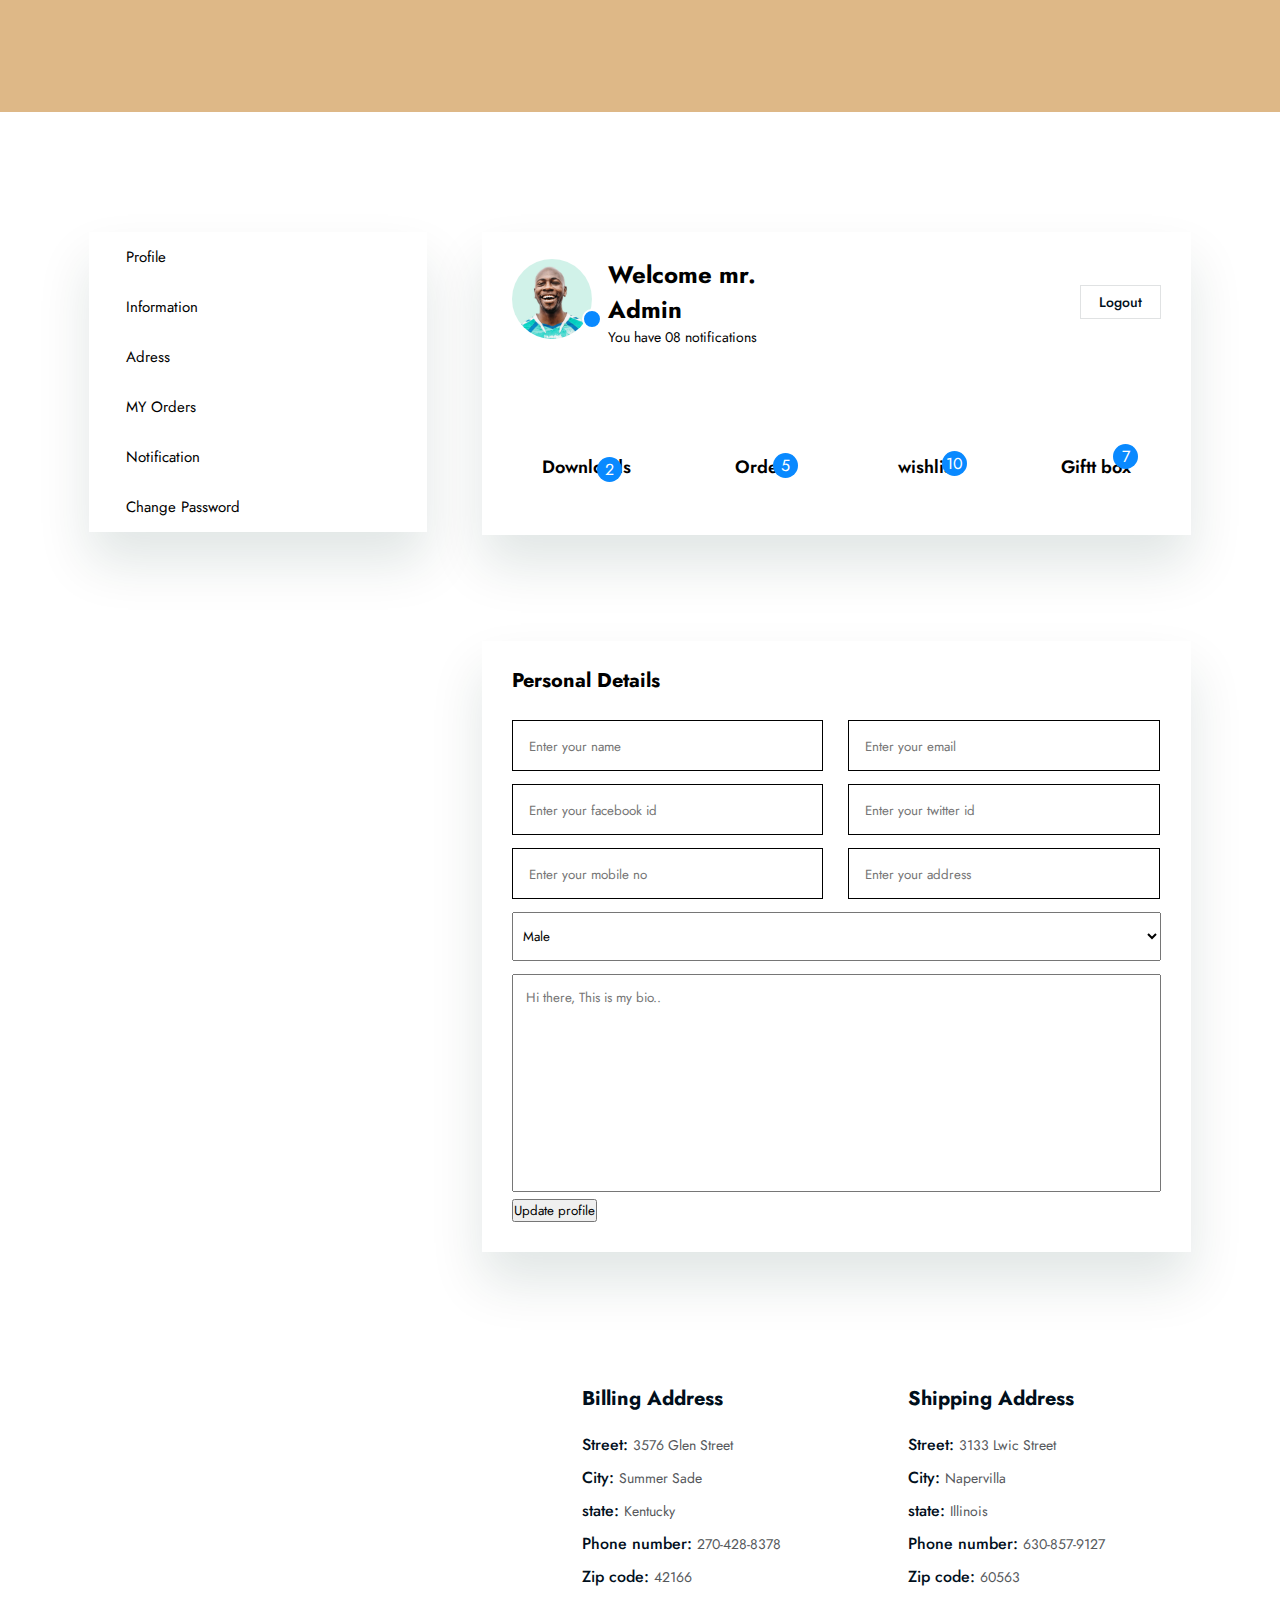
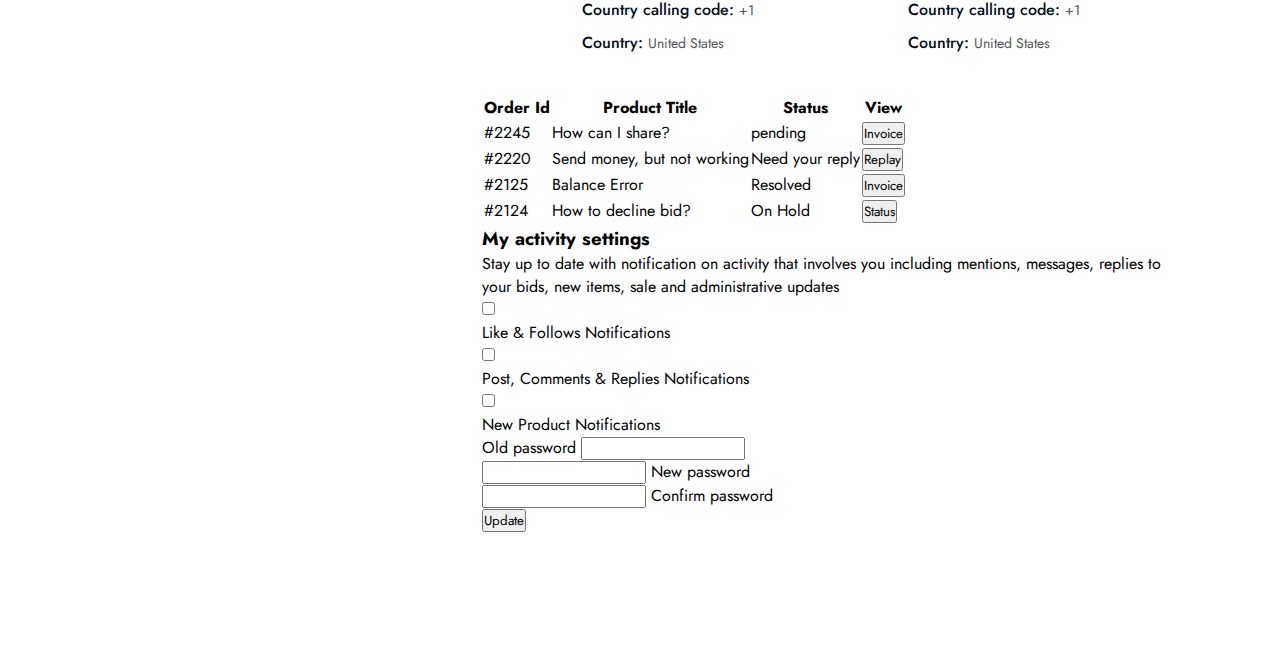
<file: Html/profile.html>
<!DOCTYPE html>
<html lang="en">
  <head>
    <meta charset="UTF-8" />
    <meta name="viewport" content="width=device-width, initial-scale=1.0" />
    <title>Document</title>
    <link rel="preconnect" href="https://fonts.googleapis.com" />
    <link rel="preconnect" href="https://fonts.gstatic.com" crossorigin />
    <link
      href="https://fonts.googleapis.com/css2?family=Jost:wght@100;200;300;400;500;600;700;800;900&display=swap"
      rel="stylesheet"
    />

    <link
      rel="stylesheet"
      href="https://cdnjs.cloudflare.com/ajax/libs/font-awesome/6.5.1/css/all.min.css"
      integrity="sha512-DTOQO9RWCH3ppGqcWaEA1BIZOC6xxalwEsw9c2QQeAIftl+Vegovlnee1c9QX4TctnWMn13TZye+giMm8e2LwA=="
      crossorigin="anonymous"
      referrerpolicy="no-referrer"
    />
    <link rel="stylesheet" href="../Css/profile.css" />
  </head>

  <body>
    <header></header>
    <main>
      <div class="profile-page-main-continer">
        <div class="profile-page-inner-continer">
          <!-- left tab section start  -->
          <div class="profile-page-left-container">
            <button class="profile-button tab">
              <i class="fa-solid fa-user"></i>Profile
            </button>
            <button class="information-button tab">
              <i class="fa-solid fa-circle-info"></i>Information
            </button>
            <button class="address-button tab">
              <i class="fa-solid fa-location-dot"></i>Adress
            </button>
            <button class="my-orders-button tab">
              <i class="fa-solid fa-clipboard"></i>MY Orders
            </button>
            <button class="notification-button tab">
              <i class="fa-solid fa-bell"></i>Notification
            </button>
            <button class="change-password-button tab">
              <i class="fa-solid fa-lock"></i>Change Password
            </button>
          </div>
          <!-- left tab section end -->
          <!-- right tab description start -->
          <div class="profile-page-right-container">
            <!-- profile section start  -->
            <div class="profile">
              <div class="login-section">
                <div class="profile-description">
                  <div class="profile-picture">
                    <img
                      src="../assets/images/profile-page/takla.jpg"
                      alt="admin"
                    />
                    <i class="fa-solid fa-camera"></i>
                  </div>
                  <div class="user-profile-data">
                    <h3>Welcome mr. Admin</h3>
                    <p>You have 08 notifications</p>
                  </div>
                </div>
                <div class="logout">
                  <button>Logout</button>
                </div>
              </div>
              <!-- other navigation tab start  -->
              <div class="othernav-option">
                <div class="download">
                  <i class="fa-regular fa-circle-down"></i>
                  <p>2</p>
                  <h4>Downloads</h4>
                </div>
                <div class="order">
                  <i class="fa-solid fa-box"></i>
                  <p>5</p>
                  <h4>Orders</h4>
                </div>
                <div class="wishlist">
                  <i class="fa-solid fa-heart"></i>
                  <p>10</p>
                  <h4>wishlist</h4>
                </div>
                <div class="giftbox">
                  <i class="fa-solid fa-gift"></i>
                  <p>7</p>
                  <h4>Giftt box</h4>
                </div>
              </div>
              <!-- other navigation tab start  -->
            </div>
            <!-- profile section end  -->
            <!-- personal information section starts -->
            <div class="personal-information">
              <h4>Personal Details</h4>
              <form action="">
                <div class="name">
                  <i class="fa-regular fa-user"></i
                  ><input
                    type="text"
                    id="name"
                    name="name"
                    placeholder="Enter your name"
                  />
                </div>
                <div class="email">
                  <i class="fa-regular fa-envelope"></i
                  ><input
                    type="email"
                    id="email"
                    name="email"
                    placeholder="Enter your email"
                  />
                </div>
                <div class="facebook">
                  <i class="fa-brands fa-facebook-f"></i
                  ><input
                    type="text"
                    id="facebook"
                    name="facebook"
                    placeholder="Enter your facebook id"
                  />
                </div>
                <div class="twitter">
                  <i class="fa-brands fa-twitter"></i
                  ><input
                    type="text"
                    id="twitter"
                    name="twitter"
                    placeholder="Enter your twitter id"
                  />
                </div>
                <div class="mobile">
                  <i class="fa-solid fa-mobile-screen-button"></i
                  ><input
                    type="tel"
                    id="mobile"
                    name="mobile"
                    pattern="[0-9]{10}"
                    placeholder="Enter your mobile no"
                  />
                </div>
                <div class="user-address">
                  <i class="fa-solid fa-location-dot"></i
                  ><input
                    type="email"
                    id="email"
                    name="email"
                    placeholder="Enter your address"
                  />
                </div>
                <select name="gender" id="gender">
                  <option value="male">Male</option>
                  <option value="female">Female</option>
                  <option value="others">Others</option>
                </select>
                <textarea
                  name="bio"
                  id="bio"
                  cols="30"
                  rows="10"
                  placeholder="Hi there, This is my bio.."
                ></textarea>
                <button type="submit" class="profile-update-button">
                  Update profile
                </button>
              </form>
            </div>
            <!-- personal information section ends -->
            <!-- adress section start  -->
            <div class="address">
              <div class="billing-address">
                <i class="fa-regular fa-clipboard"></i>
                <div class="address-details">
                  <h3>Billing Address</h3>
                  <div class="street">
                    <span class="add-heading"> Street: </span>
                    <span class="add-paragraph"> 3576 Glen Street </span>
                  </div>
                  <div class="city">
                    <span class="add-heading"> City: </span>
                    <span class="add-paragraph"> Summer Sade </span>
                  </div>
                  <div class="state">
                    <span class="add-heading"> state: </span>
                    <span class="add-paragraph"> Kentucky </span>
                  </div>
                  <div class="ph-no">
                    <span class="add-heading"> Phone number: </span>
                    <span class="add-paragraph"> 270-428-8378 </span>
                  </div>
                  <div class="zip-code">
                    <span class="add-heading"> Zip code: </span>
                    <span class="add-paragraph"> 42166 </span>
                  </div>
                  <div class="country-call-code">
                    <span class="add-heading"> Country calling code: </span>
                    <span class="add-paragraph"> +1</span>
                  </div>
                  <div class="country">
                    <span class="add-heading"> Country: </span>
                    <span class="add-paragraph"> United States</span>
                  </div>
                </div>
              </div>
              <div class="shipping-address">
                <i class="fa-solid fa-truck"></i>
                <div class="address-details">
                  <h3>Shipping Address</h3>
                  <div class="street">
                    <span class="add-heading"> Street: </span>
                    <span class="add-paragraph"> 3133 Lwic Street</span>
                  </div>
                  <div class="city">
                    <span class="add-heading"> City: </span>
                    <span class="add-paragraph"> Napervilla </span>
                  </div>
                  <div class="state">
                    <span class="add-heading"> state: </span>
                    <span class="add-paragraph">Illinois</span>
                  </div>
                  <div class="ph-no">
                    <span class="add-heading"> Phone number: </span>
                    <span class="add-paragraph"> 630-857-9127 </span>
                  </div>
                  <div class="zip-code">
                    <span class="add-heading"> Zip code: </span>
                    <span class="add-paragraph">60563</span>
                  </div>
                  <div class="country-call-code">
                    <span class="add-heading"> Country calling code: </span>
                    <span class="add-paragraph"> +1</span>
                  </div>
                  <div class="country">
                    <span class="add-heading"> Country: </span>
                    <span class="add-paragraph"> United States</span>
                  </div>
                </div>
              </div>
            </div>
            <!-- address section ends-->
            <!-- my Order section start -->
            <div class="orders">
              <table class="order-table">
                <tr>
                  <th class="table-heading">Order Id</th>
                  <th class="table-heading">Product Title</th>
                  <th class="table-heading">Status</th>
                  <th class="table-heading">View</th>
                </tr>
                <tr>
                  <td class="order-id">#2245</td>
                  <td class="product-title">How can I share?</td>
                  <td class="status st-pending">pending</td>
                  <td class="action-button">
                    <button>Invoice</button>
                  </td>
                </tr>
                <tr>
                  <td class="order-id">#2220</td>
                  <td class="product-title">Send money, but not working</td>
                  <td class="status st-need-reply">Need your reply</td>
                  <td class="action-button">
                    <button>Replay</button>
                  </td>
                </tr>
                <tr>
                  <td class="order-id">#2125</td>
                  <td class="product-title">Balance Error</td>
                  <td class="status st-resolved">Resolved</td>
                  <td class="action-button">
                    <button>Invoice</button>
                  </td>
                </tr>
                <tr>
                  <td class="order-id">#2124</td>
                  <td class="product-title">How to decline bid?</td>
                  <td class="status st-on-hold">On Hold</td>
                  <td class="action-button">
                    <button>Status</button>
                  </td>
                </tr>
              </table>
            </div>
            <!-- order section end -->
            <!-- notification section start  -->
            <div class="notification">
              <h3 class="notification-heading">My activity settings</h3>
              <p class="notificaion-paragraph">
                Stay up to date with notification on activity that involves you
                including mentions, messages, replies to your bids, new items,
                sale and administrative updates
              </p>
              <div class="like-follows-notification-setting">
                <div class="like-follow-notification-button">
                  <input
                    type="checkbox"
                    name="l&f-checkbox"
                    id="l&f-checkbox"
                  />
                  <label for="l&f-checkbox"></label>
                </div>
                <div class="like-follow-notification-text">
                  Like & Follows Notifications
                </div>
              </div>
              <div class="post-comment-replies-notification-setting">
                <div class="post-replies-notification-button">
                  <input
                    type="checkbox"
                    name="p&r-checkbox"
                    id="p&r-checkbox"
                  />
                  <label for="p&r-checkbox"></label>
                </div>
                <div class="post-replies-notification-text">
                  Post, Comments & Replies Notifications
                </div>
              </div>
              <div class="new-product-notification-setting">
                <div class="new-product-notification-button">
                  <input
                    type="checkbox"
                    name="npn-checkbox"
                    id="npn-checkbox"
                  />
                  <label for="npn-checkbox"></label>
                </div>
                <div class="new-product-notification-text">
                  New Product Notifications
                </div>
              </div>
            </div>
            <!-- notification section ends  -->
            <!-- Update Password Section start -->
            <div class="update-password">
              <form action="">
                <div class="old-password">
                  <label for="old-password" class="label-old">Old password</label>
                  <input type="password" name="old-password" id="old-password" />
                </div>
                <div class="new-password">
                  <input type="password" name="new-password" id="new-password" />
                  <label for="new-password" class="label-new">New password</label> 
                </div>
                <div class="confirm-password">
                  <input
                  type="password"
                  name="confirm-password"
                  id="confirm-password"
                  />
                  <label for="confirm-password" class="label-confirm">Confirm password</label>
                </div>
                <button class="password-update-button" type="submit">Update</button>
              </form>
            </div>
          </div>
        </div>
      </div>
    </main>
  </body>
</html>
</file>
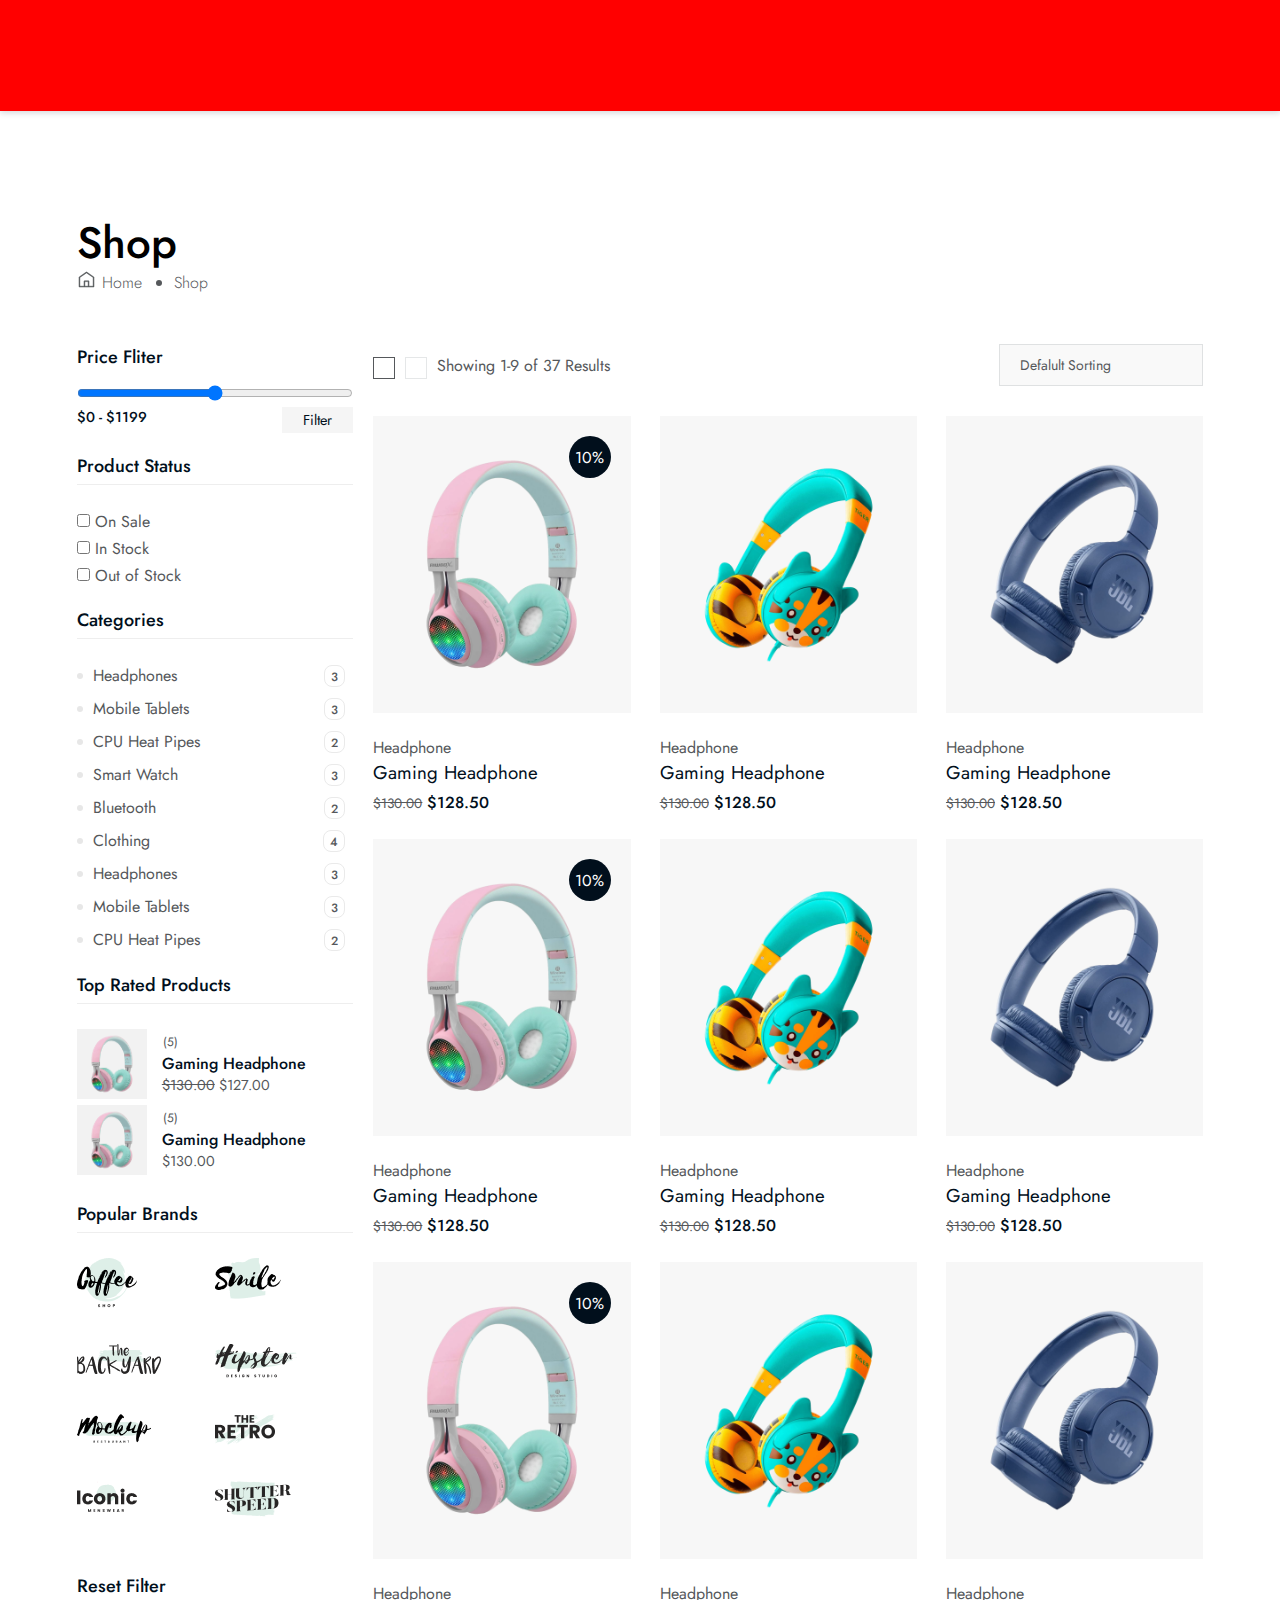
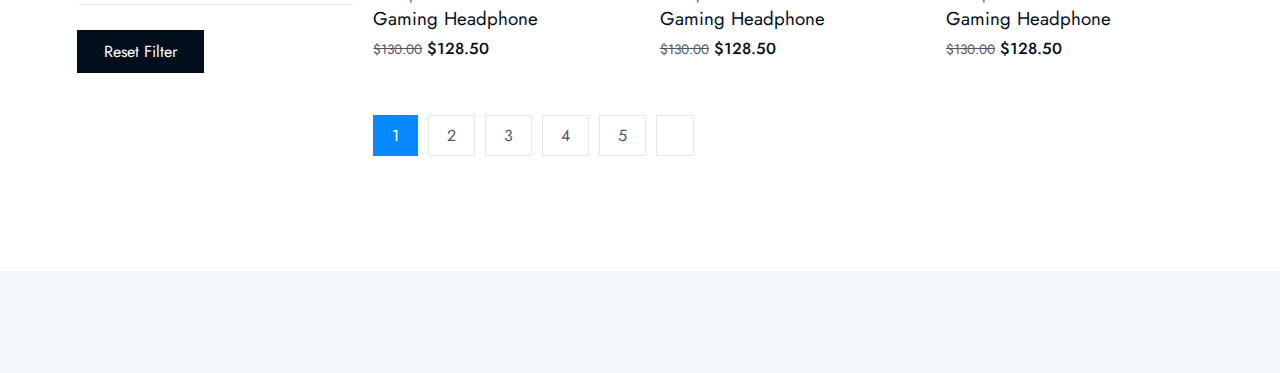
<file: Html/shop.html>
<!DOCTYPE html>
<html lang="en">

<head>
    <meta charset="UTF-8">
    <meta name="viewport" content="width=device-width, initial-scale=1.0">
    <title>Shop</title>
    <link rel="stylesheet" href="../Css/product.css">
    <link rel="preconnect" href="https://fonts.googleapis.com">
    <link rel="preconnect" href="https://fonts.gstatic.com" crossorigin>
    <link
        href="https://fonts.googleapis.com/css2?family=Jost:wght@200;300;400;500;600;700;800&family=Roboto:wght@300;500&family=Ubuntu:wght@400;700&display=swap"
        rel="stylesheet">
    <link rel="stylesheet" href="https://cdnjs.cloudflare.com/ajax/libs/font-awesome/6.5.1/css/all.min.css"
        integrity="sha512-DTOQO9RWCH3ppGqcWaEA1BIZOC6xxalwEsw9c2QQeAIftl+Vegovlnee1c9QX4TctnWMn13TZye+giMm8e2LwA=="
        crossorigin="anonymous" referrerpolicy="no-referrer" />
</head>

<body>
    <header>
        <div class="header-only-space"></div>

    </header>
    <main>
        <div class="shop-page-breadcrumbs breadcrumb pt-150 pb-50">
            <h3 class="breadcrumb-title">Shop</h3>
            <ul class="breadcrumb-list">
                <li><a href="#">Home</a></li>
                <li><a href="#">Shop</a></li>
            </ul>

        </div>
        <div class="shop-container">
            <div class="shop-side-bar">
                <div class="shop-price-filter">
                    <h3 class="shop-section-heading no-border">Price Fliter</h3>
                    <input type="range" name="price-filter" min="0" max="1199">
                    <div class="price-filter-text-and-btn">
                        <span class="price-filter-text">$0 - $1199</span>
                        <button class="price-filter-btn">Filter</button>
                    </div>
                </div>
                <div class="shop-product-status">
                    <h3 class="shop-section-heading">Product Status</h3>
                    <ul class="product-status-list">
                        <li>
                            <input type="checkbox" id="status-on-sale" name="status-on-sale" value="On Sale">
                            <label for="status-on-sale"> On Sale</label>
                        </li>
                        <li><input type="checkbox" id="status-in-stock" name="status-in-stock" value="In Stock">
                            <label for="status-in-stock"> In Stock</label>
                        </li>
                        <li><input type="checkbox" id="status-out-of-stock" name="status-out-of-stock"
                                value="Out of Stock">
                            <label for="status-out-of-stock"> Out of Stock</label>
                        </li>
                    </ul>
                </div>
                <div class="shop-categories-list">
                    <h3 class="shop-section-heading">Categories</h3>
                    <ul class="categories-list">
                        <li><a href="#">Headphones<span class="categories-product-number">3</span></a></li>
                        <li><a href="#">Mobile Tablets<span class="categories-product-number">3</span></a></li>
                        <li><a href="#">CPU Heat Pipes<span class="categories-product-number">2</span></a></li>
                        <li><a href="#">Smart Watch<span class="categories-product-number">3</span></a></li>
                        <li><a href="#">Bluetooth<span class="categories-product-number">2</span></a></li>
                        <li><a href="#">Clothing<span class="categories-product-number">4</span></a></li>
                        <li><a href="#">Headphones<span class="categories-product-number">3</span></a></li>
                        <li><a href="#">Mobile Tablets<span class="categories-product-number">3</span></a></li>
                        <li><a href="#">CPU Heat Pipes<span class="categories-product-number">2</span></a></li>
                        <li><a href="#">Smart Watch<span class="categories-product-number">3</span></a></li>
                        <li><a href="#">Bluetooth<span class="categories-product-number">2</span></a></li>
                        <li><a href="#">Clothing<span class="categories-product-number">4</span></a></li>
                        <li><a href="#">Headphones<span class="categories-product-number">3</span></a></li>
                        <li><a href="#">Mobile Tablets<span class="categories-product-number">3</span></a></li>
                        <li><a href="#">CPU Heat Pipes<span class="categories-product-number">2</span></a></li>
                        <li><a href="#">Smart Watch<span class="categories-product-number">3</span></a></li>
                        <li><a href="#">Bluetooth<span class="categories-product-number">2</span></a></li>
                        <li><a href="#">Clothing<span class="categories-product-number">4</span></a></li>
                        <li><a href="#">Headphones<span class="categories-product-number">3</span></a></li>
                        <li><a href="#">Mobile Tablets<span class="categories-product-number">3</span></a></li>
                        <li><a href="#">CPU Heat Pipes<span class="categories-product-number">2</span></a></li>
                        <li><a href="#">Smart Watch<span class="categories-product-number">3</span></a></li>
                        <li><a href="#">Bluetooth<span class="categories-product-number">2</span></a></li>
                        <li><a href="#">Clothing<span class="categories-product-number">4</span></a></li>
                        <li><a href="#">Headphones<span class="categories-product-number">3</span></a></li>
                        <li><a href="#">Mobile Tablets<span class="categories-product-number">3</span></a></li>
                        <li><a href="#">CPU Heat Pipes<span class="categories-product-number">2</span></a></li>
                        <li><a href="#">Smart Watch<span class="categories-product-number">3</span></a></li>
                        <li><a href="#">Bluetooth<span class="categories-product-number">2</span></a></li>
                        <li><a href="#">Clothing<span class="categories-product-number">4</span></a></li>

                    </ul>
                </div>
                <div class="shop-top-rated-products">
                    <h3 class="shop-section-heading">Top Rated Products</h3>
                    <div class="rated-product-main">
                        <div class="rated-product-img"><img src="../assets/images/tranding-products/headphone-1.png"
                                alt="headphone" srcset=""></div>
                        <div class="rated-product-content">
                            <div class="rated-product-review">

                                <span class="review-icon">
                                    <i class="fa-solid fa-star"></i>
                                    <i class="fa-solid fa-star"></i>
                                    <i class="fa-solid fa-star"></i>
                                    <i class="fa-solid fa-star"></i>
                                    <i class="fa-solid fa-star-half-stroke"></i>
                                </span>
                                <span class="review-number">(5)</span>
                            </div>
                            <h4 class="rated-product-title"><a href="">Gaming Headphone</a></h4>
                            <p class="rated-product-price">
                                <span class="rated-regular-price price-line-through">$130.00</span>
                                <span class="rated-sale-price">$127.00</span>
                            </p>
                        </div>
                    </div>
                    <div class="rated-product-main">
                        <div class="rated-product-img"><img src="../assets/images/tranding-products/headphone-1.png"
                                alt="headphone" srcset=""></div>
                        <div class="rated-product-content">
                            <div class="rated-product-review">

                                <span class="review-icon">
                                    <i class="fa-solid fa-star"></i>
                                    <i class="fa-solid fa-star"></i>
                                    <i class="fa-solid fa-star"></i>
                                    <i class="fa-solid fa-star"></i>
                                    <i class="fa-solid fa-star-half-stroke"></i>
                                </span>
                                <span class="review-number">(5)</span>
                            </div>
                            <h4 class="rated-product-title"><a href="">Gaming Headphone</a></h4>
                            <p class="rated-product-price">
                                <span class="rated-regular-price">$130.00</span>
                                <span class="rated-sale-price"></span>
                            </p>
                        </div>
                    </div>
                </div>
                <div class="shop-popular-brands">
                    <h3 class="shop-section-heading">Popular Brands</h3>
                    <div class="popular-brands-main">
                        <div class="popular-brands-img-box"><img src="../assets/brand/brand-1.png" alt="" srcset="">
                        </div>
                        <div class="popular-brands-img-box"><img src="../assets/brand/brand-2.png" alt="" srcset="">
                        </div>
                        <div class="popular-brands-img-box"><img src="../assets/brand/brand-3.png" alt="" srcset="">
                        </div>
                        <div class="popular-brands-img-box"><img src="../assets/brand/brand-4.png" alt="" srcset="">
                        </div>
                        <div class="popular-brands-img-box"><img src="../assets/brand/brand-5.png" alt="" srcset="">
                        </div>
                        <div class="popular-brands-img-box"><img src="../assets/brand/brand-6.png" alt="" srcset="">
                        </div>
                        <div class="popular-brands-img-box"><img src="../assets/brand/brand-7.png" alt="" srcset="">
                        </div>
                        <div class="popular-brands-img-box"><img src="../assets/brand/brand-8.png" alt="" srcset="">
                        </div>
                    </div>
                </div>
                <div class="shop-reset-filter">
                    <h3 class="shop-section-heading">Reset Filter</h3>
                    <button class="shop-filter-reset-btn">Reset Filter</button>
                </div>
            </div>
            <div class="shop-product-section">
                <div class="shop-product-section-header">
                    <div class="gird-list-icon-and-text">
                        <!-- <span class="gird-icon"><img src="../assets/svg/grid-icon.svg" alt="" srcset=""></span> -->
                        <span class="gird-icon"><button id="gird-icon-btn" onclick="displayGridItem()"><i class="fa-solid fa-grip"></i></button></span>
                        <!-- <span class="list-icon"><img src="../assets/svg/list-bar.svg" alt="" srcset=""></span> -->
                        <span class="list-icon"><button id="list-icon-btn" onclick="displayListItem2()"><i class="fa-solid fa-bars"></i></button></span>
                        <span class="result-text">Showing 1-9 of 37 Results</span>
                    </div>
                    <div class="shorting-dropdown">
                        <span class="shorting-dropdown-text">Defalult Sorting</span>
                        <span class="shorting-dropdown-icon"><i class="fa-solid fa-chevron-down"></i></span>
                    </div>
                   
                </div>
                <!-- /*shop product grid style -->
                <div id="shopProductGridList" class="">
                <!-- <div class="shop-product-section-grid-body"> -->
                    <div class="shop-single-product">
                        <div class="shop-single-product-img">
                            <img src="../assets/images/tranding-products/headphone-1.png" alt="" srcset="">
                            <div class="shop-product-icons">
                            
                                <span class="shop-product-cart-icon"><i class="fa-solid fa-cart-shopping"></i></span>
                                <span class="shop-product-quick-icon"><i class="fa-regular fa-eye"></i></span>
                                <span class="shop-product-wishlist-icon"><i class="fa-regular fa-heart"></i></span>
                            </div>
                            <div class="shop-product-sale-per"><span>10%</span></div>
                        </div>
                        <div class="shop-single-product-content">
                            <p class="product-category">Headphone</p>
                            <h3 class="product-title"><a href="#">Gaming Headphone</a></h3>
                            <span class="product-review-icon">
                                <i class="fa-solid fa-star"></i>
                                <i class="fa-solid fa-star"></i>
                                <i class="fa-solid fa-star"></i>
                                <i class="fa-solid fa-star"></i>
                                <i class="fa-solid fa-star"></i>
                            </span>
                            <div class="product-price">
                                <span class="product-regular-price">$130.00</span>
                                <span class="product-sale-price">$128.50</span>
                            </div>
                            <p class="product-short-description">Jabra Evolve2 75 USB-A MS Teams Stereo Headset The
                                Jabra Evolve2 75
                                USB-A MS Teams Stereo Headset ha...</p>
                            <div class="add-to-cart"><a href="">Add To Cart</a></div>
                        </div>
                    </div>
                    <div class="shop-single-product">
                        <div class="shop-single-product-img">
                            <img src="../assets/images/tranding-products/headphone-5.png" alt="" srcset="">
                            <div class="shop-product-icons">
                            
                                <span class="shop-product-cart-icon"><i class="fa-solid fa-cart-shopping"></i></span>
                                <span class="shop-product-quick-icon"><i class="fa-regular fa-eye"></i></span>
                                <span class="shop-product-wishlist-icon"><i class="fa-regular fa-heart"></i></span>
                            </div>
                        </div>
                        <div class="shop-single-product-content">
                            <p class="product-category">Headphone</p>
                            <h3 class="product-title"><a href="#">Gaming Headphone</a></h3>
                            <span class="product-review-icon">
                                <i class="fa-solid fa-star"></i>
                                <i class="fa-solid fa-star"></i>
                                <i class="fa-solid fa-star"></i>
                                <i class="fa-solid fa-star"></i>
                                <i class="fa-solid fa-star"></i>
                            </span>
                            <div class="product-price">
                                <span class="product-regular-price">$130.00</span>
                                <span class="product-sale-price">$128.50</span>
                            </div>
                            <p class="product-short-description">Jabra Evolve2 75 USB-A MS Teams Stereo Headset The
                                Jabra Evolve2 75
                                USB-A MS Teams Stereo Headset ha...</p>
                            <div class="add-to-cart"><a href="">Add To Cart</a></div>
                        </div>
                    </div>
                    <div class="shop-single-product">
                        <div class="shop-single-product-img">
                            <img src="../assets/images/tranding-products/headphone-8.png" alt="" srcset="">
                            <div class="shop-product-icons">
                            
                                <span class="shop-product-cart-icon"><i class="fa-solid fa-cart-shopping"></i></span>
                                <span class="shop-product-quick-icon"><i class="fa-regular fa-eye"></i></span>
                                <span class="shop-product-wishlist-icon"><i class="fa-regular fa-heart"></i></span>
                            </div>
                        </div>
                        <div class="shop-single-product-content">
                            <p class="product-category">Headphone</p>
                            <h3 class="product-title"><a href="#">Gaming Headphone</a></h3>
                            <span class="product-review-icon">
                                <i class="fa-solid fa-star"></i>
                                <i class="fa-solid fa-star"></i>
                                <i class="fa-solid fa-star"></i>
                                <i class="fa-solid fa-star"></i>
                                <i class="fa-solid fa-star"></i>
                            </span>
                            <div class="product-price">
                                <span class="product-regular-price">$130.00</span>
                                <span class="product-sale-price">$128.50</span>
                            </div>
                            <p class="product-short-description">Jabra Evolve2 75 USB-A MS Teams Stereo Headset The
                                Jabra Evolve2 75
                                USB-A MS Teams Stereo Headset ha...</p>
                            <div class="add-to-cart"><a href="">Add To Cart</a></div>
                        </div>
                    </div>
                    <div class="shop-single-product">
                        <div class="shop-single-product-img">
                            <img src="../assets/images/tranding-products/headphone-1.png" alt="" srcset="">
                            <div class="shop-product-icons">
                            
                                <span class="shop-product-cart-icon"><i class="fa-solid fa-cart-shopping"></i></span>
                                <span class="shop-product-quick-icon"><i class="fa-regular fa-eye"></i></span>
                                <span class="shop-product-wishlist-icon"><i class="fa-regular fa-heart"></i></span>
                            </div>
                            <div class="shop-product-sale-per"><span>10%</span></div>
                        </div>
                        <div class="shop-single-product-content">
                            <p class="product-category">Headphone</p>
                            <h3 class="product-title"><a href="#">Gaming Headphone</a></h3>
                            <span class="product-review-icon">
                                <i class="fa-solid fa-star"></i>
                                <i class="fa-solid fa-star"></i>
                                <i class="fa-solid fa-star"></i>
                                <i class="fa-solid fa-star"></i>
                                <i class="fa-solid fa-star"></i>
                            </span>
                            <div class="product-price">
                                <span class="product-regular-price">$130.00</span>
                                <span class="product-sale-price">$128.50</span>
                            </div>
                            <p class="product-short-description">Jabra Evolve2 75 USB-A MS Teams Stereo Headset The
                                Jabra Evolve2 75
                                USB-A MS Teams Stereo Headset ha...</p>
                            <div class="add-to-cart"><a href="">Add To Cart</a></div>
                        </div>
                    </div>
                    <div class="shop-single-product">
                        <div class="shop-single-product-img">
                            <img src="../assets/images/tranding-products/headphone-5.png" alt="" srcset="">
                            <div class="shop-product-icons">
                            
                                <span class="shop-product-cart-icon"><i class="fa-solid fa-cart-shopping"></i></span>
                                <span class="shop-product-quick-icon"><i class="fa-regular fa-eye"></i></span>
                                <span class="shop-product-wishlist-icon"><i class="fa-regular fa-heart"></i></span>
                            </div>
                        </div>
                        <div class="shop-single-product-content">
                            <p class="product-category">Headphone</p>
                            <h3 class="product-title"><a href="#">Gaming Headphone</a></h3>
                            <span class="product-review-icon">
                                <i class="fa-solid fa-star"></i>
                                <i class="fa-solid fa-star"></i>
                                <i class="fa-solid fa-star"></i>
                                <i class="fa-solid fa-star"></i>
                                <i class="fa-solid fa-star"></i>
                            </span>
                            <div class="product-price">
                                <span class="product-regular-price">$130.00</span>
                                <span class="product-sale-price">$128.50</span>
                            </div>
                            <p class="product-short-description">Jabra Evolve2 75 USB-A MS Teams Stereo Headset The
                                Jabra Evolve2 75
                                USB-A MS Teams Stereo Headset ha...</p>
                            <div class="add-to-cart"><a href="">Add To Cart</a></div>
                        </div>
                    </div>
                    <div class="shop-single-product">
                        <div class="shop-single-product-img">
                            <img src="../assets/images/tranding-products/headphone-8.png" alt="" srcset="">
                            <div class="shop-product-icons">
                            
                                <span class="shop-product-cart-icon"><i class="fa-solid fa-cart-shopping"></i></span>
                                <span class="shop-product-quick-icon"><i class="fa-regular fa-eye"></i></span>
                                <span class="shop-product-wishlist-icon"><i class="fa-regular fa-heart"></i></span>
                            </div>
                        </div>
                        <div class="shop-single-product-content">
                            <p class="product-category">Headphone</p>
                            <h3 class="product-title"><a href="#">Gaming Headphone</a></h3>
                            <span class="product-review-icon">
                                <i class="fa-solid fa-star"></i>
                                <i class="fa-solid fa-star"></i>
                                <i class="fa-solid fa-star"></i>
                                <i class="fa-solid fa-star"></i>
                                <i class="fa-solid fa-star"></i>
                            </span>
                            <div class="product-price">
                                <span class="product-regular-price">$130.00</span>
                                <span class="product-sale-price">$128.50</span>
                            </div>
                            <p class="product-short-description">Jabra Evolve2 75 USB-A MS Teams Stereo Headset The
                                Jabra Evolve2 75
                                USB-A MS Teams Stereo Headset ha...</p>
                            <div class="add-to-cart"><a href="">Add To Cart</a></div>
                        </div>
                    </div>
                    <div class="shop-single-product">
                        <div class="shop-single-product-img">
                            <img src="../assets/images/tranding-products/headphone-1.png" alt="" srcset="">
                            <div class="shop-product-icons">
                            
                                <span class="shop-product-cart-icon"><i class="fa-solid fa-cart-shopping"></i></span>
                                <span class="shop-product-quick-icon"><i class="fa-regular fa-eye"></i></span>
                                <span class="shop-product-wishlist-icon"><i class="fa-regular fa-heart"></i></span>
                            </div>
                            <div class="shop-product-sale-per"><span>10%</span></div>
                        </div>
                        <div class="shop-single-product-content">
                            <p class="product-category">Headphone</p>
                            <h3 class="product-title"><a href="#">Gaming Headphone</a></h3>
                            <span class="product-review-icon">
                                <i class="fa-solid fa-star"></i>
                                <i class="fa-solid fa-star"></i>
                                <i class="fa-solid fa-star"></i>
                                <i class="fa-solid fa-star"></i>
                                <i class="fa-solid fa-star"></i>
                            </span>
                            <div class="product-price">
                                <span class="product-regular-price">$130.00</span>
                                <span class="product-sale-price">$128.50</span>
                            </div>
                            <p class="product-short-description">Jabra Evolve2 75 USB-A MS Teams Stereo Headset The
                                Jabra Evolve2 75
                                USB-A MS Teams Stereo Headset ha...</p>
                            <div class="add-to-cart"><a href="">Add To Cart</a></div>
                        </div>
                    </div>
                    <div class="shop-single-product">
                        <div class="shop-single-product-img">
                            <img src="../assets/images/tranding-products/headphone-5.png" alt="" srcset="">
                            <div class="shop-product-icons">
                            
                                <span class="shop-product-cart-icon"><i class="fa-solid fa-cart-shopping"></i></span>
                                <span class="shop-product-quick-icon"><i class="fa-regular fa-eye"></i></span>
                                <span class="shop-product-wishlist-icon"><i class="fa-regular fa-heart"></i></span>
                            </div>
                        </div>
                        <div class="shop-single-product-content">
                            <p class="product-category">Headphone</p>
                            <h3 class="product-title"><a href="#">Gaming Headphone</a></h3>
                            <span class="product-review-icon">
                                <i class="fa-solid fa-star"></i>
                                <i class="fa-solid fa-star"></i>
                                <i class="fa-solid fa-star"></i>
                                <i class="fa-solid fa-star"></i>
                                <i class="fa-solid fa-star"></i>
                            </span>
                            <div class="product-price">
                                <span class="product-regular-price">$130.00</span>
                                <span class="product-sale-price">$128.50</span>
                            </div>
                            <p class="product-short-description">Jabra Evolve2 75 USB-A MS Teams Stereo Headset The
                                Jabra Evolve2 75
                                USB-A MS Teams Stereo Headset ha...</p>
                            <div class="add-to-cart"><a href="">Add To Cart</a></div>
                        </div>
                    </div>
                    <div class="shop-single-product">
                        <div class="shop-single-product-img">
                            <img src="../assets/images/tranding-products/headphone-8.png" alt="" srcset="">
                            <div class="shop-product-icons">
                            
                                <span class="shop-product-cart-icon"><i class="fa-solid fa-cart-shopping"></i></span>
                                <span class="shop-product-quick-icon"><i class="fa-regular fa-eye"></i></span>
                                <span class="shop-product-wishlist-icon"><i class="fa-regular fa-heart"></i></span>
                            </div>
                        </div>
                        <div class="shop-single-product-content">
                            <p class="product-category">Headphone</p>
                            <h3 class="product-title"><a href="#">Gaming Headphone</a></h3>
                            <span class="product-review-icon">
                                <i class="fa-solid fa-star"></i>
                                <i class="fa-solid fa-star"></i>
                                <i class="fa-solid fa-star"></i>
                                <i class="fa-solid fa-star"></i>
                                <i class="fa-solid fa-star"></i>
                            </span>
                            <div class="product-price">
                                <span class="product-regular-price">$130.00</span>
                                <span class="product-sale-price">$128.50</span>
                            </div>
                            <p class="product-short-description">Jabra Evolve2 75 USB-A MS Teams Stereo Headset The
                                Jabra Evolve2 75
                                USB-A MS Teams Stereo Headset ha...</p>
                            <div class="add-to-cart"><a href="">Add To Cart</a></div>
                        </div>
                    </div>
                </div>
                <!-- shop product list style -->
                <!-- <div class="shop-product-section-list-body">
                    <div class="shop-single-product">
                        <div class="shop-single-product-img">
                            <img src="../assets/images/tranding-products/headphone-1.png" alt="" srcset="">
                            <div class="shop-product-icons">
                            
                                <span class="shop-product-cart-icon"><i class="fa-solid fa-cart-shopping"></i></span>
                                <span class="shop-product-quick-icon"><i class="fa-regular fa-eye"></i></span>
                                <span class="shop-product-wishlist-icon"><i class="fa-regular fa-heart"></i></span>
                            </div>
                            <div class="shop-product-sale-per"><span>10%</span></div>
                        </div>
                        <div class="shop-single-product-content">
                            <p class="product-category">Headphone</p>
                            <h3 class="product-title"><a href="#">Gaming Headphone</a></h3>
                            <span class="product-review-icon">
                                <i class="fa-solid fa-star"></i>
                                <i class="fa-solid fa-star"></i>
                                <i class="fa-solid fa-star"></i>
                                <i class="fa-solid fa-star"></i>
                                <i class="fa-solid fa-star"></i>
                            </span>
                            <div class="product-price">
                                <span class="product-regular-price">$130.00</span>
                                <span class="product-sale-price">$128.50</span>
                            </div>
                            <p class="product-short-description">Jabra Evolve2 75 USB-A MS Teams Stereo Headset The
                                Jabra Evolve2 75
                                USB-A MS Teams Stereo Headset ha...</p>
                            <div class="add-to-cart"><a href="">Add To Cart</a></div>
                        </div>
                    </div>
                    <div class="shop-single-product">
                        <div class="shop-single-product-img">
                            <img src="../assets/images/tranding-products/headphone-5.png" alt="" srcset="">
                            <div class="shop-product-icons">
                            
                                <span class="shop-product-cart-icon"><i class="fa-solid fa-cart-shopping"></i></span>
                                <span class="shop-product-quick-icon"><i class="fa-regular fa-eye"></i></span>
                                <span class="shop-product-wishlist-icon"><i class="fa-regular fa-heart"></i></span>
                            </div>
                        </div>
                        <div class="shop-single-product-content">
                            <p class="product-category">Headphone</p>
                            <h3 class="product-title"><a href="#">Gaming Headphone</a></h3>
                            <span class="product-review-icon">
                                <i class="fa-solid fa-star"></i>
                                <i class="fa-solid fa-star"></i>
                                <i class="fa-solid fa-star"></i>
                                <i class="fa-solid fa-star"></i>
                                <i class="fa-solid fa-star"></i>
                            </span>
                            <div class="product-price">
                                <span class="product-regular-price">$130.00</span>
                                <span class="product-sale-price">$128.50</span>
                            </div>
                            <p class="product-short-description">Jabra Evolve2 75 USB-A MS Teams Stereo Headset The
                                Jabra Evolve2 75
                                USB-A MS Teams Stereo Headset ha...</p>
                            <div class="add-to-cart"><a href="">Add To Cart</a></div>
                        </div>
                    </div>
                    <div class="shop-single-product">
                        <div class="shop-single-product-img">
                            <img src="../assets/images/tranding-products/headphone-8.png" alt="" srcset="">
                            <div class="shop-product-icons">
                            
                                <span class="shop-product-cart-icon"><i class="fa-solid fa-cart-shopping"></i></span>
                                <span class="shop-product-quick-icon"><i class="fa-regular fa-eye"></i></span>
                                <span class="shop-product-wishlist-icon"><i class="fa-regular fa-heart"></i></span>
                            </div>
                        </div>
                        <div class="shop-single-product-content">
                            <p class="product-category">Headphone</p>
                            <h3 class="product-title"><a href="#">Gaming Headphone</a></h3>
                            <span class="product-review-icon">
                                <i class="fa-solid fa-star"></i>
                                <i class="fa-solid fa-star"></i>
                                <i class="fa-solid fa-star"></i>
                                <i class="fa-solid fa-star"></i>
                                <i class="fa-solid fa-star"></i>
                            </span>
                            <div class="product-price">
                                <span class="product-regular-price">$130.00</span>
                                <span class="product-sale-price">$128.50</span>
                            </div>
                            <p class="product-short-description">Jabra Evolve2 75 USB-A MS Teams Stereo Headset The
                                Jabra Evolve2 75
                                USB-A MS Teams Stereo Headset ha...</p>
                            <div class="add-to-cart"><a href="">Add To Cart</a></div>
                        </div>
                    </div>
                    <div class="shop-single-product">
                        <div class="shop-single-product-img">
                            <img src="../assets/images/tranding-products/headphone-1.png" alt="" srcset="">
                            <div class="shop-product-icons">
                            
                                <span class="shop-product-cart-icon"><i class="fa-solid fa-cart-shopping"></i></span>
                                <span class="shop-product-quick-icon"><i class="fa-regular fa-eye"></i></span>
                                <span class="shop-product-wishlist-icon"><i class="fa-regular fa-heart"></i></span>
                            </div>
                            <div class="shop-product-sale-per"><span>10%</span></div>
                        </div>
                        <div class="shop-single-product-content">
                            <p class="product-category">Headphone</p>
                            <h3 class="product-title"><a href="#">Gaming Headphone</a></h3>
                            <span class="product-review-icon">
                                <i class="fa-solid fa-star"></i>
                                <i class="fa-solid fa-star"></i>
                                <i class="fa-solid fa-star"></i>
                                <i class="fa-solid fa-star"></i>
                                <i class="fa-solid fa-star"></i>
                            </span>
                            <div class="product-price">
                                <span class="product-regular-price">$130.00</span>
                                <span class="product-sale-price">$128.50</span>
                            </div>
                            <p class="product-short-description">Jabra Evolve2 75 USB-A MS Teams Stereo Headset The
                                Jabra Evolve2 75
                                USB-A MS Teams Stereo Headset ha...</p>
                            <div class="add-to-cart"><a href="">Add To Cart</a></div>
                        </div>
                    </div>
                    <div class="shop-single-product">
                        <div class="shop-single-product-img">
                            <img src="../assets/images/tranding-products/headphone-5.png" alt="" srcset="">
                            <div class="shop-product-icons">
                            
                                <span class="shop-product-cart-icon"><i class="fa-solid fa-cart-shopping"></i></span>
                                <span class="shop-product-quick-icon"><i class="fa-regular fa-eye"></i></span>
                                <span class="shop-product-wishlist-icon"><i class="fa-regular fa-heart"></i></span>
                            </div>
                        </div>
                        <div class="shop-single-product-content">
                            <p class="product-category">Headphone</p>
                            <h3 class="product-title"><a href="#">Gaming Headphone</a></h3>
                            <span class="product-review-icon">
                                <i class="fa-solid fa-star"></i>
                                <i class="fa-solid fa-star"></i>
                                <i class="fa-solid fa-star"></i>
                                <i class="fa-solid fa-star"></i>
                                <i class="fa-solid fa-star"></i>
                            </span>
                            <div class="product-price">
                                <span class="product-regular-price">$130.00</span>
                                <span class="product-sale-price">$128.50</span>
                            </div>
                            <p class="product-short-description">Jabra Evolve2 75 USB-A MS Teams Stereo Headset The
                                Jabra Evolve2 75
                                USB-A MS Teams Stereo Headset ha...</p>
                            <div class="add-to-cart"><a href="">Add To Cart</a></div>
                        </div>
                    </div>
                    <div class="shop-single-product">
                        <div class="shop-single-product-img">
                            <img src="../assets/images/tranding-products/headphone-8.png" alt="" srcset="">
                            <div class="shop-product-icons">
                            
                                <span class="shop-product-cart-icon"><i class="fa-solid fa-cart-shopping"></i></span>
                                <span class="shop-product-quick-icon"><i class="fa-regular fa-eye"></i></span>
                                <span class="shop-product-wishlist-icon"><i class="fa-regular fa-heart"></i></span>
                            </div>
                        </div>
                        <div class="shop-single-product-content">
                            <p class="product-category">Headphone</p>
                            <h3 class="product-title"><a href="#">Gaming Headphone</a></h3>
                            <span class="product-review-icon">
                                <i class="fa-solid fa-star"></i>
                                <i class="fa-solid fa-star"></i>
                                <i class="fa-solid fa-star"></i>
                                <i class="fa-solid fa-star"></i>
                                <i class="fa-solid fa-star"></i>
                            </span>
                            <div class="product-price">
                                <span class="product-regular-price">$130.00</span>
                                <span class="product-sale-price">$128.50</span>
                            </div>
                            <p class="product-short-description">Jabra Evolve2 75 USB-A MS Teams Stereo Headset The
                                Jabra Evolve2 75
                                USB-A MS Teams Stereo Headset ha...</p>
                            <div class="add-to-cart"><a href="">Add To Cart</a></div>
                        </div>
                    </div>
                    <div class="shop-single-product">
                        <div class="shop-single-product-img">
                            <img src="../assets/images/tranding-products/headphone-1.png" alt="" srcset="">
                            <div class="shop-product-icons">
                            
                                <span class="shop-product-cart-icon"><i class="fa-solid fa-cart-shopping"></i></span>
                                <span class="shop-product-quick-icon"><i class="fa-regular fa-eye"></i></span>
                                <span class="shop-product-wishlist-icon"><i class="fa-regular fa-heart"></i></span>
                            </div>
                            <div class="shop-product-sale-per"><span>10%</span></div>
                        </div>
                        <div class="shop-single-product-content">
                            <p class="product-category">Headphone</p>
                            <h3 class="product-title"><a href="#">Gaming Headphone</a></h3>
                            <span class="product-review-icon">
                                <i class="fa-solid fa-star"></i>
                                <i class="fa-solid fa-star"></i>
                                <i class="fa-solid fa-star"></i>
                                <i class="fa-solid fa-star"></i>
                                <i class="fa-solid fa-star"></i>
                            </span>
                            <div class="product-price">
                                <span class="product-regular-price">$130.00</span>
                                <span class="product-sale-price">$128.50</span>
                            </div>
                            <p class="product-short-description">Jabra Evolve2 75 USB-A MS Teams Stereo Headset The
                                Jabra Evolve2 75
                                USB-A MS Teams Stereo Headset ha...</p>
                            <div class="add-to-cart"><a href="">Add To Cart</a></div>
                        </div>
                    </div>
                    <div class="shop-single-product">
                        <div class="shop-single-product-img">
                            <img src="../assets/images/tranding-products/headphone-5.png" alt="" srcset="">
                            <div class="shop-product-icons">
                            
                                <span class="shop-product-cart-icon"><i class="fa-solid fa-cart-shopping"></i></span>
                                <span class="shop-product-quick-icon"><i class="fa-regular fa-eye"></i></span>
                                <span class="shop-product-wishlist-icon"><i class="fa-regular fa-heart"></i></span>
                            </div>
                        </div>
                        <div class="shop-single-product-content">
                            <p class="product-category">Headphone</p>
                            <h3 class="product-title"><a href="#">Gaming Headphone</a></h3>
                            <span class="product-review-icon">
                                <i class="fa-solid fa-star"></i>
                                <i class="fa-solid fa-star"></i>
                                <i class="fa-solid fa-star"></i>
                                <i class="fa-solid fa-star"></i>
                                <i class="fa-solid fa-star"></i>
                            </span>
                            <div class="product-price">
                                <span class="product-regular-price">$130.00</span>
                                <span class="product-sale-price">$128.50</span>
                            </div>
                            <p class="product-short-description">Jabra Evolve2 75 USB-A MS Teams Stereo Headset The
                                Jabra Evolve2 75
                                USB-A MS Teams Stereo Headset ha...</p>
                            <div class="add-to-cart"><a href="">Add To Cart</a></div>
                        </div>
                    </div>
                    <div class="shop-single-product">
                        <div class="shop-single-product-img">
                            <img src="../assets/images/tranding-products/headphone-8.png" alt="" srcset="">
                            <div class="shop-product-icons">
                            
                                <span class="shop-product-cart-icon"><i class="fa-solid fa-cart-shopping"></i></span>
                                <span class="shop-product-quick-icon"><i class="fa-regular fa-eye"></i></span>
                                <span class="shop-product-wishlist-icon"><i class="fa-regular fa-heart"></i></span>
                            </div>
                        </div>
                        <div class="shop-single-product-content">
                            <p class="product-category">Headphone</p>
                            <h3 class="product-title"><a href="#">Gaming Headphone</a></h3>
                            <span class="product-review-icon">
                                <i class="fa-solid fa-star"></i>
                                <i class="fa-solid fa-star"></i>
                                <i class="fa-solid fa-star"></i>
                                <i class="fa-solid fa-star"></i>
                                <i class="fa-solid fa-star"></i>
                            </span>
                            <div class="product-price">
                                <span class="product-regular-price">$130.00</span>
                                <span class="product-sale-price">$128.50</span>
                            </div>
                            <p class="product-short-description">Jabra Evolve2 75 USB-A MS Teams Stereo Headset The
                                Jabra Evolve2 75
                                USB-A MS Teams Stereo Headset ha...</p>
                            <div class="add-to-cart"><a href="">Add To Cart</a></div>
                        </div>
                    </div>
                </div> -->
                <div class="shop-product-section-footer">
                    <ul class="shop-product-pagination">
                        <li class="active">1</li>
                        <li>2</li>
                        <li>3</li>
                        <li>4</li>
                        <li>5</li>
                        <li><i class="fa-solid fa-arrow-right"></i></li>
                    </ul>
                </div>
            </div>
        </div>

    </main>
    <script src="../Js/shop-script.js"></script>
    <footer>

    </footer>

</body>

</html>
</file>
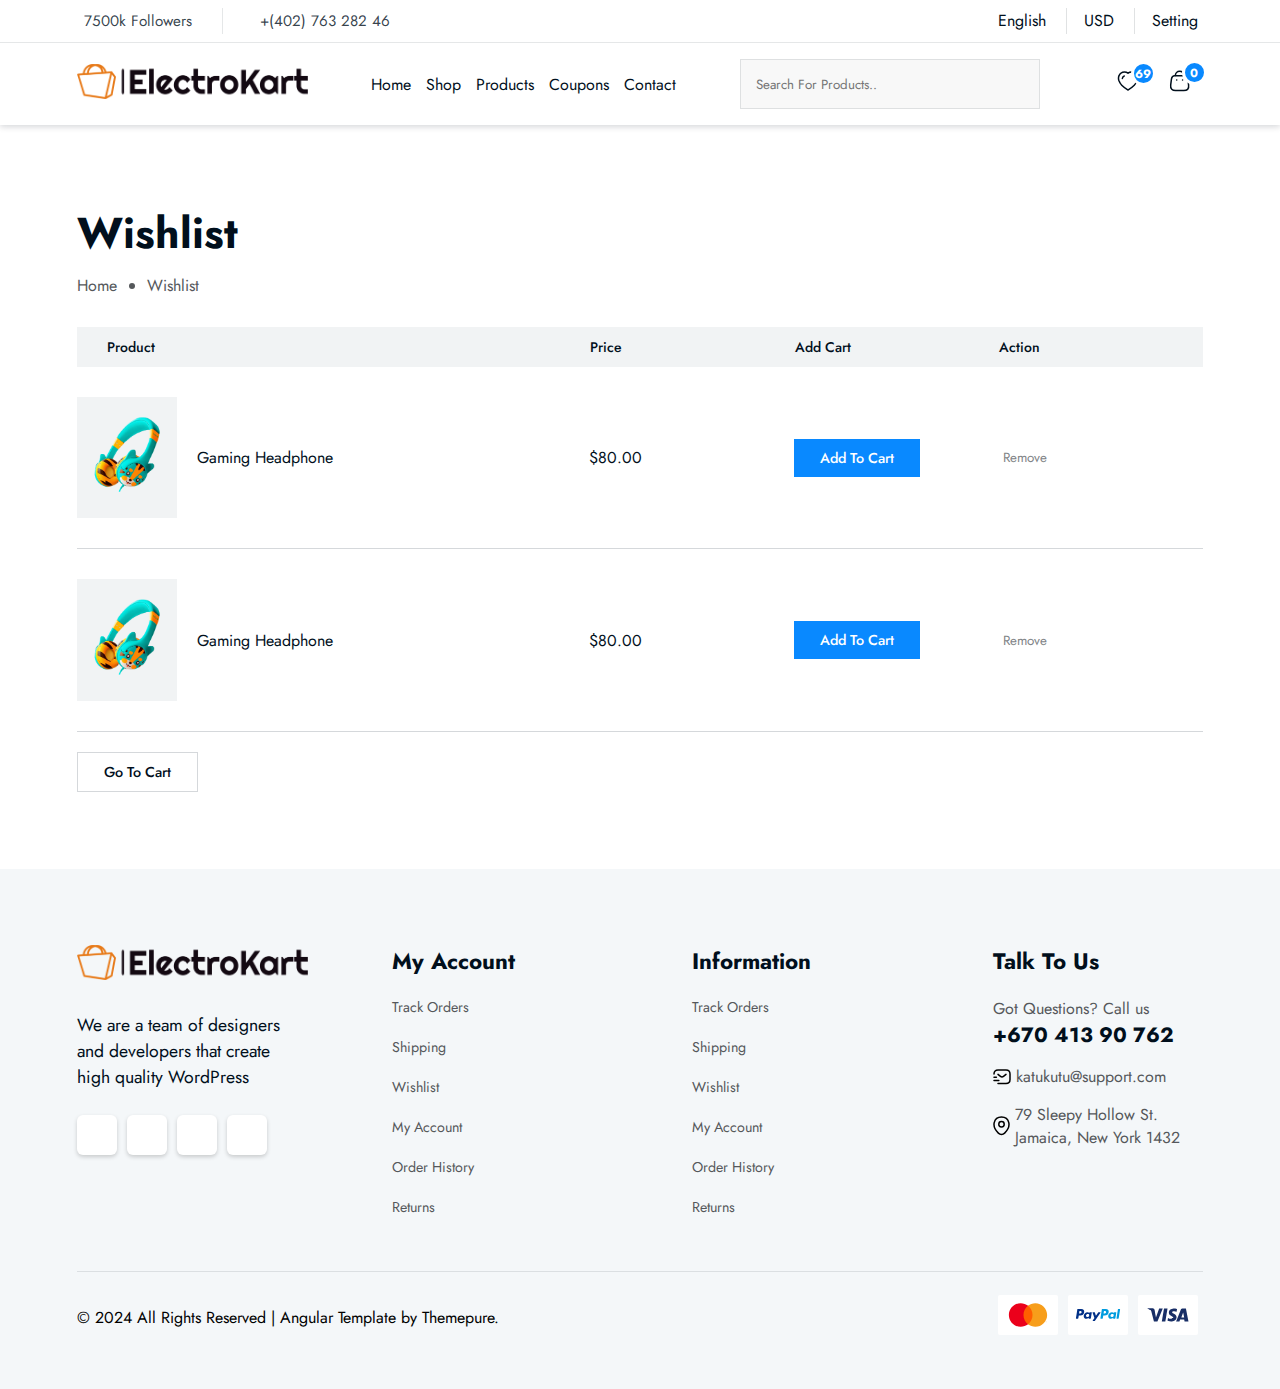
<file: Html/wishlist.html>
<!DOCTYPE html>
<html lang="en">

    <head>
        <meta charset="UTF-8">
        <meta name="viewport" content="width=device-width, initial-scale=1.0">
        <title>Document</title>
        <link rel="stylesheet" href="https://cdnjs.cloudflare.com/ajax/libs/font-awesome/6.5.1/css/all.min.css"
            integrity="sha512-DTOQO9RWCH3ppGqcWaEA1BIZOC6xxalwEsw9c2QQeAIftl+Vegovlnee1c9QX4TctnWMn13TZye+giMm8e2LwA=="
            crossorigin="anonymous" referrerpolicy="no-referrer" />
        <link rel="preconnect" href="https://fonts.googleapis.com">
        <link rel="preconnect" href="https://fonts.gstatic.com" crossorigin>
        <link href="https://fonts.googleapis.com/css2?family=Jost:wght@400;500&display=swap" rel="stylesheet">
        <link rel="stylesheet" href="../Css/wishlist.css">
    </head>

    <body>
        <!-- ===========S-Header============ -->
        <header class="s-header sticky">
            <!-- ===========S-Nav-Bottom========== -->
            <div class="s-nav-bottom">
                <!-- ===========S-Nav-Logo============ -->
                <div class="s-nav-logo">
                    <a href=""><img src="../assets/Logo/electrokart-high-resolution-logo-transparent.png"
                            alt="logo"></a>
                </div>
                <!-- ===============S-Nav-Items=============== -->
                <div class="s-nav-list-item">
                    <ul>
                        <li>Home</li>
                        <li>Shop <i class="fa-solid fa-angle-down"></i></li>
                        <li>Products <i class="fa-solid fa-angle-down"></i></li>
                        <li>Coupons</li>
                        <li>Contact</li>
                    </ul>
                </div>
                <!-- =========S-Nav-Input======== -->
                <div class="s-nav-search">
                    <input type="text" placeholder="Search For Products..">
                    <i class="fa-solid fa-magnifying-glass"></i>
                </div>
                <!-- S-Navbar Cart Area -->
                <div class="s-nav-cart">
                    <a href="#"><svg _ngcontent-ng-c3631614527="" width="22" height="20" viewBox="0 0 22 20" fill="none"
                            xmlns="http://www.w3.org/2000/svg">
                            <path _ngcontent-ng-c3631614527="" fill-rule="evenodd" clip-rule="evenodd"
                                d="M11.239 18.8538C13.4096 17.5179 15.4289 15.9456 17.2607 14.1652C18.5486 12.8829 19.529 11.3198 20.1269 9.59539C21.2029 6.25031 19.9461 2.42083 16.4289 1.28752C14.5804 0.692435 12.5616 1.03255 11.0039 2.20148C9.44567 1.03398 7.42754 0.693978 5.57894 1.28752C2.06175 2.42083 0.795919 6.25031 1.87187 9.59539C2.46978 11.3198 3.45021 12.8829 4.73806 14.1652C6.56988 15.9456 8.58917 17.5179 10.7598 18.8538L10.9949 19L11.239 18.8538Z"
                                stroke="currentColor" stroke-width="1.5" stroke-linecap="round" stroke-linejoin="round">
                            </path>
                            <path _ngcontent-ng-c3631614527=""
                                d="M7.26062 5.05302C6.19531 5.39332 5.43839 6.34973 5.3438 7.47501"
                                stroke="currentColor" stroke-width="1.5" stroke-linecap="round" stroke-linejoin="round">
                            </path>
                        </svg>
                        <span class="s-nav-cart-number">69</span>
                    </a>
                    <a href="#">
                        <svg _ngcontent-ng-c3631614527="" width="21" height="22" viewBox="0 0 21 22" fill="none"
                            xmlns="http://www.w3.org/2000/svg">
                            <path _ngcontent-ng-c3631614527="" fill-rule="evenodd" clip-rule="evenodd"
                                d="M6.48626 20.5H14.8341C17.9004 20.5 20.2528 19.3924 19.5847 14.9348L18.8066 8.89359C18.3947 6.66934 16.976 5.81808 15.7311 5.81808H5.55262C4.28946 5.81808 2.95308 6.73341 2.4771 8.89359L1.69907 14.9348C1.13157 18.889 3.4199 20.5 6.48626 20.5Z"
                                stroke="currentColor" stroke-width="1.5" stroke-linecap="round" stroke-linejoin="round">
                            </path>
                            <path _ngcontent-ng-c3631614527=""
                                d="M6.34902 5.5984C6.34902 3.21232 8.28331 1.27803 10.6694 1.27803V1.27803C11.8184 1.27316 12.922 1.72619 13.7362 2.53695C14.5504 3.3477 15.0081 4.44939 15.0081 5.5984V5.5984"
                                stroke="currentColor" stroke-width="1.5" stroke-linecap="round" stroke-linejoin="round">
                            </path>
                            <path _ngcontent-ng-c3631614527="" d="M7.70365 10.1018H7.74942" stroke="currentColor"
                                stroke-width="1.5" stroke-linecap="round" stroke-linejoin="round"></path>
                            <path _ngcontent-ng-c3631614527="" d="M13.5343 10.1018H13.5801" stroke="currentColor"
                                stroke-width="1.5" stroke-linecap="round" stroke-linejoin="round"></path>
                        </svg>
                        <span class="s-nav-cart-number">0</span>
                    </a>
                </div>
            </div>
        </header>
        <!-- ========S-Nav========= -->
        <nav class="s-nav">
            <!-- ======S Nav Top====== -->
            <div class="s-nav-top">
                <div class="info-item">
                    <div>
                        <i class="fa-brands fa-facebook-f"></i>
                        <p>7500k Followers</p>
                    </div>
                    <div> </div>
                    <div>
                        <i class="fa-solid fa-phone-volume"></i>
                        <p>+(402) 763 282 46</p>
                    </div>
                </div>
                <div class="s-nav-top-right">
                    <ul>
                        <li>
                            <span class="s-dropDown">English <i class="fa-solid fa-angle-down"></i></span>
                            <ul class="s-dropDown-ul">
                                <li>Spanish</li>
                                <li>Russian</li>
                                <li>Portuguese</li>
                            </ul>
                        </li>
                        <li><span class="s-dropDown">USD <i class="fa-solid fa-angle-down"></i></span>
                            <ul class="s-dropDown-ul">
                                <li>USD</li>
                                <li>USD</li>
                                <li>USD</li>
                            </ul>
                        </li>
                        <li><span class="s-dropDown">Setting <i class="fa-solid fa-angle-down"></i></span>
                            <ul class="s-dropDown-ul">
                                <li>Spanish</li>
                                <li>Russian</li>
                                <li>Portuguese</li>
                            </ul>
                        </li>
                    </ul>
                </div>
            </div>
            <!-- ===========S-Nav-Bottom========== -->
            <div class="s-nav-bottom">
                <!-- ===========S-Nav-Logo============ -->
                <div class="s-nav-logo">
                    <a href=""><img src="../assets/Logo/electrokart-high-resolution-logo-transparent.png"
                            alt="logo"></a>
                </div>
                <!-- ===============S-Nav-Items=============== -->
                <div class="s-nav-list-item">
                    <ul>
                        <li>Home</li>
                        <li>Shop <i class="fa-solid fa-angle-down"></i></li>
                        <li>Products <i class="fa-solid fa-angle-down"></i></li>
                        <li>Coupons</li>
                        <li>Contact</li>
                    </ul>
                </div>
                <!-- =========S-Nav-Input======== -->
                <div class="s-nav-search">
                    <input type="text" placeholder="Search For Products..">
                    <i class="fa-solid fa-magnifying-glass"></i>
                </div>
                <!-- S-Navbar Cart Area -->
                <div class="s-nav-cart">
                    <a href="#"><svg _ngcontent-ng-c3631614527="" width="22" height="20" viewBox="0 0 22 20" fill="none"
                            xmlns="http://www.w3.org/2000/svg">
                            <path _ngcontent-ng-c3631614527="" fill-rule="evenodd" clip-rule="evenodd"
                                d="M11.239 18.8538C13.4096 17.5179 15.4289 15.9456 17.2607 14.1652C18.5486 12.8829 19.529 11.3198 20.1269 9.59539C21.2029 6.25031 19.9461 2.42083 16.4289 1.28752C14.5804 0.692435 12.5616 1.03255 11.0039 2.20148C9.44567 1.03398 7.42754 0.693978 5.57894 1.28752C2.06175 2.42083 0.795919 6.25031 1.87187 9.59539C2.46978 11.3198 3.45021 12.8829 4.73806 14.1652C6.56988 15.9456 8.58917 17.5179 10.7598 18.8538L10.9949 19L11.239 18.8538Z"
                                stroke="currentColor" stroke-width="1.5" stroke-linecap="round" stroke-linejoin="round">
                            </path>
                            <path _ngcontent-ng-c3631614527=""
                                d="M7.26062 5.05302C6.19531 5.39332 5.43839 6.34973 5.3438 7.47501"
                                stroke="currentColor" stroke-width="1.5" stroke-linecap="round" stroke-linejoin="round">
                            </path>
                        </svg>
                        <span class="s-nav-cart-number">69</span>
                    </a>
                    <a href="#">
                        <svg _ngcontent-ng-c3631614527="" width="21" height="22" viewBox="0 0 21 22" fill="none"
                            xmlns="http://www.w3.org/2000/svg">
                            <path _ngcontent-ng-c3631614527="" fill-rule="evenodd" clip-rule="evenodd"
                                d="M6.48626 20.5H14.8341C17.9004 20.5 20.2528 19.3924 19.5847 14.9348L18.8066 8.89359C18.3947 6.66934 16.976 5.81808 15.7311 5.81808H5.55262C4.28946 5.81808 2.95308 6.73341 2.4771 8.89359L1.69907 14.9348C1.13157 18.889 3.4199 20.5 6.48626 20.5Z"
                                stroke="currentColor" stroke-width="1.5" stroke-linecap="round" stroke-linejoin="round">
                            </path>
                            <path _ngcontent-ng-c3631614527=""
                                d="M6.34902 5.5984C6.34902 3.21232 8.28331 1.27803 10.6694 1.27803V1.27803C11.8184 1.27316 12.922 1.72619 13.7362 2.53695C14.5504 3.3477 15.0081 4.44939 15.0081 5.5984V5.5984"
                                stroke="currentColor" stroke-width="1.5" stroke-linecap="round" stroke-linejoin="round">
                            </path>
                            <path _ngcontent-ng-c3631614527="" d="M7.70365 10.1018H7.74942" stroke="currentColor"
                                stroke-width="1.5" stroke-linecap="round" stroke-linejoin="round"></path>
                            <path _ngcontent-ng-c3631614527="" d="M13.5343 10.1018H13.5801" stroke="currentColor"
                                stroke-width="1.5" stroke-linecap="round" stroke-linejoin="round"></path>
                        </svg>
                        <span class="s-nav-cart-number">0</span>
                    </a>
                </div>
            </div>
        </nav>
        <!-- Main content -->
        <main class="wishlist-main">
            <!-- back-to-top-btn -->
            <div class="back-to-top">
                <button class="back-to-top-btn cursor-pointer"><i class="fa-solid fa-angle-up"></i></button>
            </div>
            <!-- Breadcrumb -->
            <div class="wishlist-breadcrumb">
                <h1>Wishlist</h1>
                <ul>
                    <li><a href="">Home</a></li>
                    <li>Wishlist</li>
                </ul>
            </div>
            <!-- wishlist-area -->
            <div class="wishlist-area">
                <ul>
                    <!-- wishlist-area-header -->
                    <li>
                        <div>Product</div>
                        <div>Price</div>
                        <div>Add Cart</div>
                        <div>Action</div>
                    </li>
                    <!-- wishlist-area-product-item -->
                    <li class="wishlist-area-product-item">
                        <div class="wa-product-img-area">
                            <span class="wa-product-img">
                                <a href="">
                                    <img src="../assets/images/tranding-products/headphone-5.png" alt="">
                                </a>
                            </span>
                            <span class="wa-product-title"><a href="">Gaming Headphone</a></span>
                        </div>
                        <div class="wa-product-price">$80.00</div>
                        <div class="wa-product-add-to-cart-area">
                            <button class="wa-product-add-to-cart-btn">Add To Cart</button>
                        </div>
                        <div class="wa-product-action"><button class="wa-product-action-btn"><i
                                    class="fa-solid fa-xmark"></i>Remove</button></div>
                    </li>
                    <li class="wishlist-area-product-item">
                        <div class="wa-product-img-area">
                            <span class="wa-product-img">
                                <a href="">
                                    <img src="../assets/images/tranding-products/headphone-5.png" alt="">
                                </a>
                            </span>
                            <span class="wa-product-title"><a href="">Gaming Headphone</a></span>
                        </div>
                        <div class="wa-product-price">$80.00</div>
                        <div class="wa-product-add-to-cart-area">
                            <button class="wa-product-add-to-cart-btn">Add To Cart</button>
                        </div>
                        <div class="wa-product-action"><button class="wa-product-action-btn"><i
                                    class="fa-solid fa-xmark"></i>Remove</button></div>
                    </li>
                </ul>
                <!-- wishlist-area-bottom -->
                <div class="wishlist-area-bottom">
                    <a href=""><button class="wa-bottom-go-to-cart-btn">Go To Cart</button></a>
                </div>
            </div>
        </main>
        <!-- Footer -->
        <footer class="s-footer">
            <div class="top-footer">
                <div class="social-area">
                    <div>
                        <a href="">
                            <img class="navbar-logo"
                                src="../assets/Logo/electrokart-high-resolution-logo-transparent.png" alt="logo">
                        </a>
                    </div>
                    <div>
                        We are a team of designers and developers that create high quality WordPress
                    </div>
                    <div>
                        <a href=""><i class="fa-brands fa-facebook-f"></i></a>
                        <a href=""><i class="fa-brands fa-x-twitter"></i></a>
                        <a href=""><i class="fa-brands fa-linkedin-in"></i></a>
                        <a href=""><i class="fa-brands fa-github"></i></a>
                    </div>
                </div>
                <div class="account-area">
                    <h3>My Account</h3>
                    <ul>
                        <li><a href="">Track Orders</a></li>
                        <li><a href="">Shipping</a></li>
                        <li><a href="">Wishlist</a></li>
                        <li><a href="">My Account</a></li>
                        <li><a href="">Order History</a></li>
                        <li><a href="">Returns</a></li>
                    </ul>
                </div>
                <div class="information-area">
                    <h3>Information</h3>
                    <ul>
                        <li><a href="">Track Orders</a></li>
                        <li><a href="">Shipping</a></li>
                        <li><a href="">Wishlist</a></li>
                        <li><a href="">My Account</a></li>
                        <li><a href="">Order History</a></li>
                        <li><a href="">Returns</a></li>
                    </ul>
                </div>
                <div class="contact-us-area">
                    <h3>Talk To Us</h3>
                    <div>
                        <span>Got Questions? Call us</span>
                        <h4><a href="">+670 413 90 762</a></h4>
                    </div>
                    <div>
                        <div><img src="../assets/svg/email.svg" alt="email"><span><a
                                    href="">katukutu@support.com</a></span>
                        </div>
                        <div><img src="../assets/svg/location.svg" alt="location">
                            <span><a href="">79 Sleepy Hollow St.
                                    Jamaica, New York 1432</a></span>
                        </div>
                    </div>
                </div>
            </div>
            <div class="bottom-footer">
                <div>
                    &#169; 2024 All Rights Reserved | Angular Template by <a href="">Themepure.</a>
                </div>
                <div>
                    <span><img src="../assets/payment-methods/mastercard.svg" alt=""></span>
                    <span><img src="../assets/payment-methods/paypal.svg" alt=""></span>
                    <span><img src="../assets/payment-methods/visa.svg" alt=""></span>
                </div>
            </div>
        </footer>
        <script src="../Js/chekout.js"></script>
    </body>

</html>
</file>
<file: Css/cart.css>
@import url(../Css/checkout.css);

/* .cart-main */
.cart-main {
    padding: 6%;
    font-family: var(--custom-font);
    color: var(--custom-black);
}

/* .cart-area */
.cart-area {
    margin-top: 4%;
    display: flex;
    justify-content: center;
    gap: 50px;
}

/* .cart-left */
.cart-area .cart-left {
    width: 70%;
}

/* .cart-right */
.cart-area .cart-right {
    width: 30%;
}

/* cart-left-ul */
.cart-area .cart-left ul {
    list-style: none;
}

/* .cart-area .cart-left Header wishlist-area-header */
.cart-area .cart-left ul li:first-child,
.wishlist-area ul li:first-child {
    background-color: #f1f3f4;
    font-size: 0.875rem;
    font-weight: 500;
    padding: 10px 0;
}

.cart-area .cart-left ul li {
    display: flex;
    justify-content: space-between;
    width: 100%;
}

.cart-area .cart-left ul li:first-child div:first-child,
.wishlist-area ul li:first-child div:first-child {
    padding-left: 30px;
}

.cart-area .cart-left ul li .ca-product-img-area,
.cart-area .cart-left ul li:first-child div:first-child,
.wishlist-main .wishlist-area ul li .wa-product-img-area,
.wishlist-main .wishlist-area ul li:first-child div:first-child {
    width: 50%;
}

.cart-area .cart-left ul .cart-area-product-item .ca-product-price,
.cart-area .cart-left ul .cart-area-product-item .ca-product-quantity,
.cart-area .cart-left ul .cart-area-product-item .ca-product-action,
.cart-area .cart-left ul li:first-child div:not(:first-child),
.wishlist-main .wishlist-area .wishlist-area-product-item .wa-product-price,
.wishlist-main .wishlist-area .wishlist-area-product-item .wa-product-add-to-cart-area,
.wishlist-main .wishlist-area .wishlist-area-product-item .wa-product-action,
.wishlist-main .wishlist-area ul li:first-child div:not(:first-child) {
    width: 20%;
}

/* <!-- cart-left product --> */
.cart-area .cart-left ul .cart-area-product-item .ca-product-img-area,
.cart-area .cart-left ul .cart-area-product-item .ca-product-price,
.cart-area .cart-left ul .cart-area-product-item .ca-cart-quantity,
.cart-area .cart-left ul .cart-area-product-item .ca-product-quantity,
.cart-area .cart-left ul .cart-area-product-item .ca-product-action,
.wishlist-main .wishlist-area .wishlist-area-product-item .wa-product-img-area,
.wishlist-main .wishlist-area .wishlist-area-product-item .wa-product-price,
.wishlist-main .wishlist-area .wishlist-area-product-item .wa-product-add-to-cart-area,
.wishlist-main .wishlist-area .wishlist-area-product-item .wa-product-action {
    display: flex;
    align-items: center;
}

.cart-area .cart-left ul .cart-area-product-item .ca-product-img,
.wishlist-main .wishlist-area .wishlist-area-product-item .wa-product-img-area .wa-product-img {
    background-color: #f1f3f4;
    margin-right: 20px;
}

.cart-area-product-item,
.wishlist-area-product-item {
    border-bottom: 1px solid var(--custom-border);
    padding: 30px 0;
}

.cart-area .cart-left ul .cart-area-product-item .ca-product-img img,
.wishlist-area .wishlist-area-product-item .wa-product-img img {
    width: 100px;
    object-fit: contain;
}

.cart-area .cart-left ul .cart-area-product-item .ca-product-quantity .ca-cart-quantity {
    border: 1px solid var(--custom-border);
    padding: 5px 10px;
    border-radius: 50px;
}

.cart-area .cart-left ul .cart-area-product-item .ca-product-quantity .ca-cart-input,
.cart-area .cart-left ul .cart-area-product-item .ca-product-quantity .ca-cart-minus,
.cart-area .cart-left ul .cart-area-product-item .ca-product-quantity .ca-cart-plus {
    margin: 0 5px;
}

.cart-area-product-item .ca-product-quantity .ca-cart-input input[type=text] {
    border: none;
    text-align: center;
    width: 30px;
    font-family: var(--custom-font);
}

.cart-area .cart-left ul .cart-area-product-item .ca-product-action i,
.wishlist-main .wishlist-area .wishlist-area-product-item .wa-product-action .wa-product-action-btn i {
    margin-right: 5px;
}

.cart-area .cart-left ul .cart-area-product-item .ca-product-action .ca-product-action-btn,
.wishlist-main .wishlist-area .wishlist-area-product-item .wa-product-action .wa-product-action-btn {
    font-family: var(--custom-font);
    color: #818487;
    background-color: white;
    border: none;
    transition: all 0.3s ease-out;
}

.cart-area .cart-left ul .cart-area-product-item .ca-product-action .ca-product-action-btn:hover,
.wishlist-main .wishlist-area .wishlist-area-product-item .wa-product-action .wa-product-action-btn:hover {
    color: red;
    cursor: pointer;
    transition: all 0.3s ease-out;
}

/* <!-- cart-left bottom  --> */
.cart-left .cart-left-bottom {
    margin-top: 20px;
    width: 100%;
    display: flex;
    justify-content: space-between;
    align-items: flex-end;
}

.cart-left .cart-left-bottom .cart-couponcode-input {
    height: 50px;
    font-family: var(--custom-font);
    font-size: 0.90rem;
    margin-top: 10px;
    width: 280px;
    border: 1px solid var(--custom-border);
    padding: 0 15px;
    transition: all 0.3s ease-out;
}

.cart-left .cart-left-bottom .cart-couponcode-input:focus {
    border: 1px solid var(--custom-black);
    transition: all 0.3s ease-out;
}

.cart-left .cart-left-bottom .cart-coupon-submit-btn {
    height: 50px;
    border: none;
    background-color: var(--custom-black);
    font-family: var(--custom-font);
    font-weight: 500;
    padding: 10px 30px;
    color: white;
    transition: all 0.3s ease-out;
}

.cart-left .cart-left-bottom .cart-coupon-submit-btn:hover {
    transition: all 0.3s ease-out;
    background-color: var(--custom-blue);
    cursor: pointer;
}

.cart-left .cart-left-bottom .clear-cart .clear-cart-btn {
    background-color: #fff;
    border: 1px solid var(--custom-border);
    font-family: var(--custom-font);
    font-size: 1rem;
    font-weight: 500;
    padding: 10px 30px;
    height: 50px;
    transition: all 0.3s ease-out;
}

.cart-left .cart-left-bottom .clear-cart .clear-cart-btn:hover {
    background-color: var(--custom-blue);
    color: white;
    cursor: pointer;
    transition: all 0.3s ease-out;
}

/* .cart-right */
.cart-area .cart-right {
    background-color: #fff;
    padding: 20px;
    box-shadow: rgba(100, 100, 111, 0.2) 0px 7px 29px 0px;
    height: fit-content;
}

.cart-right ul {
    list-style: none;
}

.cart-area .cart-right ul li {
    margin-bottom: 15px;
    padding-bottom: 10px;
}

.cart-area .cart-right ul li:not(:last-child) {
    border-bottom: 1px solid var(--custom-border);
}

.cart-area .cart-right ul .sub-total-header,
.cart-area .cart-right ul .total-amount-area {
    display: flex;
    justify-content: space-between;
    align-items: center;
    font-weight: 500;
    font-size: 1.2rem;
}

.cart-area .cart-right ul .shipping>div {
    display: flex;
    flex-direction: column;
    gap: 7px;
}

.cart-area .cart-right ul .shipping .flat-rate,
.cart-area .cart-right ul .shipping .local-pickup-rate {
    color: var(--custom-blue);
}

.cart-area .cart-right ul .shipping>p {
    font-weight: 500;
    margin-bottom: 7px;
}

.cart-area .cart-right .checkout-proceed .checkout-proceed-btn {
    width: 100%;
    height: 50px;
    border: none;
    font-family: var(--custom-font);
    background-color: var(--custom-black);
    color: white;
    font-size: 1rem;
    font-weight: 500;
    transition: all 0.3s ease-out;
}

.cart-area .cart-right .checkout-proceed .checkout-proceed-btn:hover {
    background-color: var(--custom-blue);
    cursor: pointer;
    transition: all 0.3s ease-out;
}
</file>
<file: Css/checkout.css>
* {
    margin: 0;
    padding: 0;
    box-sizing: border-box;
    user-select: none;
    scroll-behavior: smooth;
}

:root {
    --custom-font: 'Jost', sans-serif;
    --custom-blue: #0989FF;
    --custom-black: #010F1C;
    --custom-border: #D5D8DB;
}

input {
    outline: none;
}

a {
    text-decoration: none;
    color: currentColor;
}

/* .s-header */
.s-header {
    z-index: 3;
    position: sticky;
    top: 0;
    box-shadow: 0px 2px 6px #010f1c29;
    animation: fadeInDown 0.5s ease-in-out 0ms;
}

@keyframes fadeInDown {
    0% {
        opacity: 0;
        transform: translateY(-30px);
    }

    100% {
        transform: translateY(0);
    }
}

.sticky {
    display: none;
}


/* .s-nav-top */
.s-nav {
    width: 100%;
    position: relative;
    background-color: #ffff;
    box-shadow: 0px 2px 6px #010f1c29;
}

/* S-NavTop-Info */
.s-nav-top {
    display: flex;
    align-items: center;
    justify-content: space-between;
    background-color: #fff;
    width: 100%;
    font-family: var(--custom-font);
    padding: 8px 6%;
    line-height: 26px;
    border-bottom: 1px solid rgba(1, 15, 28, .1);
}

.s-nav-top>div {
    display: flex;
    gap: 30px;
}

.s-nav-top>div>div {
    display: flex;
    justify-content: center;
    align-items: center;
    font-size: 0.95rem;
    gap: 7px;
}

.s-nav-top .info-item>div i {
    color: var(--custom-blue);
}

.s-nav-top .info-item>div>p {
    color: #010f1ccc;
}

.s-nav-top .info-item div:nth-child(2) {
    width: 1px;
    background-color: #010f1c1a;
}

/* .s-nav-top-right */
.s-nav-top>div>ul {
    display: flex;
    justify-content: center;
    align-items: center;
    list-style: none;
}

.s-nav-top-right>ul>li {
    color: var(--custom-black);
    position: relative;
}

.s-dropDown {
    cursor: pointer;
}

.s-nav-top-right>ul>li:not(:last-child) {
    border-right: 1px solid #E0E2E3;
    padding-right: 15px;
    margin-right: 17px;
}

.s-nav-top-right>ul>li i {
    margin-left: 5px;
}

.s-dropDown-ul {
    background-color: white;
    text-align: center;
    border-radius: 5px;
    list-style: none;
    position: absolute;
    padding: 10px 15px;
    text-align: center;
    z-index: 2;
    box-shadow: 0 4px 12px rgba(0, 0, 0, 0.1);
    font-size: 14px;
    top: 125%;
    visibility: hidden;
    transform: translateY(10px);
    transition: all .1s 0s ease-out;
}

.show {
    visibility: visible;
    opacity: 1;
    transform: translateY(0);
    min-height: max-content;
    transition: all .1s 0s ease-out;
}

/* S-nav-bottom */
.s-nav-bottom {
    background-color: #fff;
    width: 100%;
    padding: 16px 6%;
    font-family: var(--custom-font);
    display: flex;
    align-items: center;
    justify-content: space-between;
}

/* S-Nav-Logo  */
.s-nav-bottom .s-nav-logo img {
    height: 35px;
}

/* S-Nav-Items */
.s-nav-list-item ul {
    display: flex;
    justify-content: center;
    align-items: center;
    list-style: none;
    gap: 15px;
    color: var(--custom-black);
}

/* S-Nav-search */
.s-nav-search {
    background-color: #f8f8f8;
    display: flex;
    justify-content: center;
    align-items: center;
    position: relative;
    width: 300px;

}

.s-nav-search input {
    background-color: #f8f8f8;
    border: 1px solid rgba(1, 15, 28, .1);
    outline: none;
    position: relative;
    width: 100%;
    height: 50px;
    padding: 0 40px 0 15px;
    font-family: var(--custom-font);
    transition: all 0.2s ease-out;
    caret-color: #55585b;
}

.s-nav-search input:focus {
    border: 1px solid var(--custom-blue);
    transition: all 0.2s ease-out;
}

.s-nav-search i {
    color: #55585b;
    position: absolute;
    right: 15px;
}

/* S-Nav Cart  */
.s-nav-cart a #heart-icon #Stroke-1,
.s-nav-cart a #heart-icon #Stroke-3,
.s-nav-cart a svg path {
    color: var(--custom-black);
    transition: all 250ms ease-out;
}

.s-nav-cart a:hover #heart-icon #Stroke-1,
.s-nav-cart a:hover #heart-icon #Stroke-3,
.s-nav-cart a:hover svg path {
    stroke: var(--custom-blue);
    transition: all 250ms ease-out;
}

.s-nav-cart {
    width: 100px;
    display: flex;
    justify-content: center;
    align-items: center;
    gap: 30px;
}

.s-nav-cart-number {
    background-color: var(--custom-blue);
    font-weight: bold;
    color: white;
    font-size: 12px;
    display: inline-block;
    height: 25px;
    width: 25px;
    text-align: center;
    line-height: 21px;
    border: 3px solid white;
    border-radius: 50%;
    position: absolute;
    margin-top: -10px;
    margin-left: -8px;
}

/* main */
/* .back-to-top */
.back-to-top {
    position: fixed;
    right: 20px;
    bottom: -60px;
    visibility: hidden;
    transition: all 0.3s ease-out;
    opacity: 0;
}

.back-to-top-btn:hover {
    cursor: pointer;
    transform: translateY(-10px);
    transition: all 0.3s ease-out;
}

.hidden {
    visibility: visible;
    opacity: 1;
    bottom: 30px;
    transition: all 0.3s ease-out;
}

.back-to-top-btn {
    background-color: #010f1c;
    box-shadow: rgba(0, 0, 0, 0.35) 0px 5px 15px;
    color: white;
    height: 45px;
    width: 45px;
    text-align: center;
    border-radius: 50px;
    border: none;
    transition: all 0.3s ease-out;
}

/* checkout-main */
.checkout-main {
    padding: 6%;
    font-family: var(--custom-font);
    background-color: #eff1f5;
}

/* .checkout-breadcrumb */
.checkout-breadcrumb h1,
.cart-breadcrumb h1,
.wishlist-breadcrumb h1 {
    font-size: 2.7rem;
    color: var(--custom-black);
    margin-bottom: 10px;
}

.checkout-breadcrumb ul,
.cart-breadcrumb ul,
.wishlist-breadcrumb ul {
    display: flex;
    align-items: center;
    gap: 30px;
    color: #55585b;
}

.checkout-breadcrumb ul li:first-child,
.cart-breadcrumb ul li:first-child,
.wishlist-breadcrumb ul li:first-child {
    list-style: none;
}

/* .verify-area */
.verify-area {
    margin-top: 40px;
    width: calc(60% - 31.1px);
}

/* User login  and Coupon Area*/
.login-header,
.coupon-header {
    width: 100%;
    padding: 8px 20px;
    border: 1.5px dashed #d1d4d8;
    margin: 20px 0;
}

.login-header span:nth-child(2),
.coupon-header span:nth-child(2) {
    cursor: pointer;
    color: var(--custom-blue);
    text-decoration: underline;
}

/* Login Form and Coupon Form */
.login-form,
.coupon-form {
    margin: 20px 0;
    width: 100%;
    padding: 50px;
    background-color: #fff;
    display: none;
}

.login-form form,
.coupon-form form,
.checkout-left {
    display: flex;
    flex-direction: column;
}

.login-form form label,
.coupon-form form label {
    width: fit-content;
}

.login-form form input,
.coupon-form form input,
.checkout-left input {
    font-family: var(--custom-font);
    height: 50px;
    margin: 10px 0;
    padding: 0 15px;
    border: 1px solid var(--custom-border);
    transition: all 250ms ease-out;
    font-size: 1rem;
}

.login-form form input:focus,
.coupon-form input:focus,
.checkout-left input:focus,
.checkout-area form .checkout-left textarea:focus {
    border: 1px solid var(--custom-black);
    transition: all 250ms ease-out;
}

.login-area .login-form form>div>input {
    width: 100%;
}

.check-forgot-container {
    display: flex;
    justify-content: space-between;
    align-items: center;
    height: 50px;
}

.checkbox-container {
    display: flex;
    align-items: center;
}

.checkbox-container input[type="checkbox"] {
    margin-right: 7px;
    width: 18px;
    height: 17px;
}

.login-form .forgot a {
    text-decoration: none;
    color: var(--custom-blue);
}

.login-form form button,
.coupon-form button {
    border: none;
    height: 50px;
    margin-top: 10px;
    font-size: 1rem;
    color: white;
    font-family: var(--custom-font);
    background-color: var(--custom-black);
    transition: all 0.3s ease-out;
}

.login-form form button:hover,
.coupon-form button:hover {
    background-color: var(--custom-blue);
    transition: all 0.3s ease-out;
    cursor: pointer;
}

/* <!-- ==========Checkout Area========== --> */
.checkout-area form {
    display: flex;
    gap: 50px;
}

.checkout-area form .checkout-left {
    width: 60%;
    background-color: #fff;
    padding: 50px;
    color: var(--custom-black);
}

.checkout-area form .checkout-right {
    width: 40%;
    padding: 50px;
    background-color: #fff;
    color: var(--custom-black);
}

/* Checkout Left */
.checkout-area form .star {
    color: red;
}

.checkout-left h3,
.checkout-right h3 {
    font-weight: 600;
    margin-bottom: 15px;
    font-size: 1.6rem;
}

.checkout-left .name-area,
.checkout-left .state-area {
    display: flex;
    gap: 40px;
}

.checkout-left .name-area div,
.checkout-left .state-area>div {
    width: 50%;
    display: flex;
    flex-direction: column;
}

.checkout-area form .checkout-left label {
    width: fit-content;
    font-weight: 500;
    margin-top: 10px;
}

.checkout-area form .checkout-left textarea {
    outline: none;
    margin-top: 10px;
    padding: 10px;
    resize: none;
    font-family: var(--custom-font);
    font-size: 1rem;
    border: 1px solid var(--custom-border);
    transition: all 250ms ease-out;
}

/* Checkout Right  */
.checkout-right {
    height: fit-content;
}

.checkout-right ul {
    list-style: none;
}

.checkout-right ul li {
    display: flex;
    align-items: center;
    justify-content: space-between;
    padding: 15px 0;
}

.checkout-right ul li:not(:last-child) {
    border-bottom: 1px solid #E0E2E3;
}

.checkout-right ul .product-list p:first-child {
    color: #55585B;
}

.checkout-right ul .product-list span {
    color: var(--custom-black);
    font-weight: 500;
}

.checkout-right ul .subtotal p:last-child,
.checkout-right ul .shipping span {
    color: var(--custom-blue);
}

.checkout-right .shipping div {
    display: flex;
    flex-direction: column;
    align-items: flex-end;
    gap: 5px;
}

.checkout-right .shipping div input {
    margin-left: 5px;
}

.checkout-right ul li:last-child,
.checkout-right ul li:first-child {
    font-weight: 500;
    font-size: 1.1rem;
}

/* .checkout-payment */
.checkout-payment {
    padding-bottom: 30px;
    border-bottom: 1px solid #E0E2E3;
}


.checkout-payment div label {
    font-weight: 500;
}

.checkout-payment div {
    margin-top: 15px;
}

.checkout-payment .checkout-payment-info div {
    position: absolute;
    background-color: #f6f7f9;
    height: 20px;
    width: 20px;
    top: -25px;
    rotate: 45deg;
}

.checkout-payment .checkout-payment-info {
    position: relative;
    background-color: #f6f7f9;
    padding: 20px;
    font-size: 0.90rem;
    display: none;
}

/* checkout-submit */
.checkout-submit button {
    width: 100%;
    height: 50px;
    font-size: 1rem;
    font-weight: 500;
    border: none;
    color: white;
    font-family: var(--custom-font);
    background-color: var(--custom-blue);
    transition: all 0.3s ease-out;
}

.checkout-submit button:hover {
    cursor: pointer;
    color: white;
    background-color: var(--custom-black);
    transition: all 0.3s ease-out;
}

/* Footer */
.s-footer {
    font-family: var(--custom-font);
}

footer {
    background-color: #f4f7f9;
    padding: 6% 6% 2% 6%;
    width: 100%;
}

footer .navbar-logo {
    height: 35px;
}

.top-footer {
    display: flex;
    gap: 90px;
}

.social-area,
.account-area,
.information-area,
.contact-us-area {
    width: 20%;
}

.social-area div {
    margin-bottom: 25px;
    color: #010f1c;
    font-size: 1.1rem;
}

.social-area div:nth-child(3) a {
    background-color: #fff;
    display: inline-block;
    border-radius: 6px;
    height: 40px;
    width: 40px;
    line-height: 40px;
    margin-right: 5px;
    text-align: center;
    box-shadow: rgba(0, 0, 0, 0.18) 0px 2px 4px;
    transition: all 0.3s ease-out;
}

.social-area div:nth-child(3) a:hover {
    background-color: #0989FF;
    color: white;
    transition: all 0.3s ease-out;
}

.information-area h3,
.account-area h3,
.contact-us-area h3 {
    font-size: 1.4rem;
    color: #010f1c;
    margin-bottom: 20px;
}

.information-area ul li,
.account-area ul li {
    list-style: none;
    margin-bottom: 20px;
    font-size: 0.89rem;
    color: #55585B;
    transition: all 0.3s ease-out;
}

.information-area ul li a:hover,
.account-area ul li a:hover,
.contact-us-area>div>h4 a:hover,
.contact-us-area>div:nth-child(3) div a:hover {
    color: #0989FF;
    transition: all 0.3s ease-out;
}

.contact-us-area div {
    margin-top: 15px;
}

.contact-us-area>div>span {
    color: #55585B;
}

.contact-us-area>div>h4 a {
    font-size: 1.3rem;
    color: #010f1c;
}

.contact-us-area>div:nth-child(3) div {
    display: flex;
    align-items: center;
    gap: 5px;
    color: #55585B;
}

.bottom-footer {
    margin-top: 3%;
    padding: 2% 0;
    border-top: 1px solid rgba(1, 15, 28, .1);
    display: flex;
    align-items: center;
    justify-content: space-between;
}

.bottom-footer img {
    width: 60px;
    margin-right: 5px;
}
</file>
<file: Css/product-page-style.css>
/* univershal style for product page. */
* {
    margin: 0;
    padding: 0;
    box-sizing: border-box;
}

a {
    text-decoration: none;
    color: currentColor;
}

header {
    height: 112px;
    width: 100%;
    background-color: blue;
}

/* productpage bredcrab style */
.productpage-breadcrumbs {
    padding: 1% 5%;
}

.productpage-breadcrumbs i {
    color: #55585B;
}

.productpage-dot {
    color: #55585B;
    font-size: 1.5cm;
}

.productpage-breadcrumbs a {
    color: #55585B;
    text-decoration: none;
    font-family: 'Baloo Bhai 2', sans-serif;
    font-size: large;
}

#current-product a {
    color: rgb(30, 29, 29);
}

/* Product details area style */
.productpage-product-details-area {
    display: flex;
    width: 100%;
    padding: 2% 5% 8% 5%;
}

.productpage-product-image-left {
    display: flex;
    width: 50%;
    height: 98%;
    position: sticky;
    top: 120px;
}

.productpage-product-description-right {
    display: flex;
    width: 50%;
    justify-content: flex-end;
}

.product-mini-image-area {
    width: 15%;
    min-width: 90px;
    padding-left: 5px;
}

.product1-cyan-headphone,
.product1-darkgray-headphone,
.product1-orange-headphone {
    display: flex;
    justify-content: center;
    align-items: center;
    height: 100px;
    margin-top: 4%;
    width: 75px;
    background-color: #f5f6f8;
}

.product1-cyan-headphone img,
.product1-darkgray-headphone img,
.product1-orange-headphone img {
    width: 70px;
}

.product-main-image-area {
    position: sticky;
    top: 120px;
}

.product-main-image-area img {
    background-color: #f5f6f8;

}

.product-category,
.product-name-title,
.product-review,
.product-small-description,
.product-price,
.product-color,
.product-color h4,
.cart-section,
.flash-sale,
.more-product-details,
.share-section,
.benefits,
.payment-option {
    padding-bottom: 2%;
}

.product-description {
    width: 80%;
}

.product-category {
    font-family: 'Baloo Bhai 2', sans-serif;
    font-size: large;
    color: #55585B;
}

.product-name-title h3{
    font-size: 28px;
    font-family: 'Jost', sans-serif;
    font-weight: 500;
}

.product-availability,
.stars,
.number-of-reviews {
    padding: 0% 2% 0% 0%;
}

.product-availability {
    font-family: 'Jost', sans-serif;
    color: blue;
    font-weight: 700;
    font-size: 15px;
}

.stars i {
    color: #ffb21d;
    font-size: smaller;
}

.number-of-reviews {
    font-family: 'Jost', sans-serif;
    color: #55585B;
}

.product-small-description {
    font-family: 'Jost', sans-serif;
    color: #55585B;
}

.product-price span {
    padding-right: 1%;
}

.reguler-price {
    font-size: 16px;
    font-family: 'Jost', sans-serif;
    color: #767a7d;
    text-decoration: line-through;
}

.current-price {
    font-size: 24px;
    font-family: 'Jost', sans-serif;
    color: #010F1C;
    font-weight: 500;
}

.product-color h4 {
    color: #010F1C;
    font-size: 15px;
    font-family: 'Jost', sans-serif;
    text-transform: capitalize;
    font-weight: 500;
}

.color-option span {
    display: inline-block;
    height: 30px;
    width: 30px;
    border-radius: 50%;
}

.cyan {
    background-color: cyan;
}

.darkgray {
    background-color: #484848;
}

.orange {
    background-color: orange;
}

.flash-sale {
    display: flex;
    flex-wrap: wrap;
    justify-content: space-between;
    width: 100%;
    padding: 2% 5%;
    border: 2px solid #FD4B6B;
}

.flash-sale-text,
.flash-sale-timer {
    font-family: 'Jost', sans-serif;
    font-size: 18px;
    color: #FD4B6B;
    letter-spacing: 1%;
}

.flash-sale-text h4 {
    display: inline;
    font-family: 'Jost', sans-serif;
    font-size: 18px;
    font-weight: 500;
    color: #FD4B6B;
}

/* cart section style */
.cart-section h3 {
    font-family: 'Jost', sans-serif;
    font-size: 16px;
    padding: 2%;
    font-weight: 500;
}

.product-quantity-addtocart {
    padding: 2% 0%;
    display: flex;
    justify-content: space-between;
}

.product-quantity-controler {
    width: 25%;
    padding: 2%;
    background-color: #f5f6f8;
}

.product-quantity {
    font-size: 20px;
    position: relative;
    left: 18px;
    padding: 4%;
}

.quantity-minus {
    position: relative;
    top: -6px;
    padding: 4%;
}

.quantity-plus {
    position: relative;
    left: 38px;
    padding: 4%;
}

.quantity-plus:hover,
.quantity-minus:hover {
    color: #0989ff;
    background-color: white;
    border-radius: 50%;
}

.add-to-cart {
    width: 70%;
    background-color: white;
    border: 1px solid #767a7d;
    color: #010F1C;
    font-family: 'Jost', sans-serif;
    font-weight: 500;
    font-size: 16px;
}

.add-to-cart:hover {
    background-color: #010F1C;
    color: white;
    transition-duration: 500ms;
}

.buy-now {
    width: 100%;
    padding: 2%;
    font-family: 'Jost', sans-serif;
    font-size: 16px;
    font-weight: 500;
    background-color: #0989ff;
    border-color: white;
    box-shadow: none;
    text-align: center;
    outline: none;
    border: none;
    color: white;
}

.buy-now:hover {
    background-color: #010F1C;
    transition-duration: 500ms;
}

.sku-section,
.category-section,
.tag-section {
    display: flex;
}

.category-q,
.sku-q,
.tag-q,
.share-text {
    padding-right: 2%;
    font-family: 'Jost', sans-serif;
    font-size: 15px;
    color: #010F1C;
}

.category-a,
.sku-a,
.tag-a {
    padding-right: 2%;
    font-family: 'Jost', sans-serif;
    font-size: 15px;
    color: #767a7d;
}

.share-section {
    display: flex;
    width: 100%;
    align-items: center;
}

.share-option {
    width: 40%;
    display: flex;
    justify-content: space-evenly;
}

.facebook,
.twitter,
.linkedin,
.vimeo {
    display: flex;
    height: 30px;
    width: 30px;
    border: 1px solid #767a7d;
    border-radius: 50%;
    justify-content: center;
    align-items: center;
}

.facebook :hover,
.twitter :hover,
.linkedin :hover,
.vimeo :hover {

    display: flex;
    height: 30px;
    width: 30px;
    border: 0.2px solid #0989ff;
    border-radius: 50%;
    justify-content: center;
    align-items: center;
    background-color: #0989ff;
}

.facebook i:hover,
.twitter i:hover,
.linkedin i:hover,
.vimeo i:hover {
    color: white;
}

.facebook a,
.twitter a,
.linkedin a,
.vimeo a {
    text-decoration: none;
    color: #484848;
}

.benefits i {
    padding-right: 2%;
}

.benefits {
    color: #767a7d;
}

.payment-option {
    width: 100%;
    display: flex;
    justify-content: space-around;
    align-items: center;
    background-color: #f5f6f8;
    padding: 2%;
}

.payment-text {
    line-height: 0.5cm;
}

/* description additional information and reviews nav section style  */

.desc-addinfo-review-nav {
    display: flex;
    justify-content: center;

}

.description,
.additional-info,
.review {
    font-size: 20px;
    font-family: 'Jost', sans-serif;
    color: #767a7d;
    font-weight: 500;
    padding: 5px 0px 5px 0px;
}

.description :hover,
.additional-info :hover,
.review :hover {
    color: #010f1c;
    cursor: pointer;
}

/* .description :active,
.additional-info :active,
.review :active{
    border-bottom:2px solid #010F1C;
} */
.additional-info,
.review {
    padding: 5px 0px 5px 40px;
}

/* description additional information and reviews nav section style starts */
.desc-addinfo-review-display {
    width: 100%;
    display: flex;
    justify-content: center;
    padding: 5% 0% 8% 0%;
}

.current-display {
    width: 90%;
    display: flex;
    justify-content: center;
}

/* description display style start */

.description-display {
    width: 80%;
    display: none;
}

.description-product-catagory p {
    font-size: 20px;
    font-family: 'Jost', sans-serif;

}

.description-product-name {
    font-size: 34px;
    font-family: 'Jost', sans-serif;
    padding-bottom: 1%;
}

.description-about-product {
    font-size: 16px;
    font-family: 'Jost', sans-serif;
    line-height: 1.6;
    word-spacing: 2px;
    font-weight: 600;
    color: #484848;
}

/* additional display style  */
.additional-information-display {
    display: none;
    width: 80%;
}

.additional-information-table {
    width: 100%;
    border-collapse: collapse;
    text-align: left;
    font-size: 16px;
    font-family: 'Jost', sans-serif;
    font-weight: 600;
}

.additional-information-table tr td:first-child {
    background-color: #f2f2f2;
    border: 0.5px solid #ddd;
    color: #010F1C;
    border-right: none;
    width: 25%;
    padding: 12px 34px;
}

.additional-information-table tr td:last-child {
    padding: 12px 34px;
    border: 1px solid #ddd;
    color: #55585B;
    border-left: none;
}

/* review display style  */
.review-display {
    width: 100%;
    display: flex;
    justify-content: space-between;
}

.review-stats,
.review-input {
    width: 50%;
    padding: 0% 1%;
}

/* costomer review style  */
.customer-review {
    width: 75%;
    padding: 4% 5%;
    border: 0.5px solid #ddd;
    font-family: 'Jost', sans-serif;
    margin-bottom: 50px;
}

.customer-review-text h3 {
    font-size: 20px;
    color: #010F1C;
    font-weight: 500;
    padding-bottom: 1%;
}

.avarage-rating-container,
.container-of-5star,
.container-of-4star,
.container-of-3star,
.container-of-2star,
.container-of-1star {
    display: flex;
    align-items: center;
}

.container-of-5star,
.container-of-4star,
.container-of-3star,
.container-of-2star,
.container-of-1star {
    line-height: 26px;
}

.avarage-rating,
.star-review {
    padding-right: 2%;
}

.avarage-rating h3 {
    font-size: 40px;
    font-weight: 500;
}

.star-review i {
    color: #ffb21d;
}

.star-count {
    font-size: 15px;
    color: #a0a2a4;
    padding-right: 2%;
}

.total-percentage {
    width: 79%;
    height: 10px;
    background-color: #edeeee;
    margin-right: 2%;
}

.rated-percentage-5star,
.rated-percentage-4star,
.rated-percentage-3star,
.rated-percentage-2star,
.rated-percentage-1star {
    height: 10px;
    background-color: #ffb21d;
    line-height: 26px;
}

.rated-percentage-5star {
    width: 82%;
}

.rated-percentage-4star {
    width: 30%;
}

.rated-percentage-3star {
    width: 15%;
}

.rated-percentage-2star {
    width: 6%;
}

.rated-percentage-1star {
    width: 10%;
}

.percentage-of-rating {
    font-size: 14px;
    font-weight: 400;
}

.rating-and-detailed-review {
    width: 85%;

    font-family: 'Jost', sans-serif;

}

.rating-and-review-text h3 {
    font-size: 24px;
    font-weight: 500;
    margin-bottom: 22px;
    color: #010F1C;
}

.review-of-user1-container {
    margin-bottom: 32px;
}

.review-of-user1-container,
.review-of-user2-container {
    display: flex
}

.image-user {
    margin-right: 4%;
}

.image-user img {
    width: 60px;
    height: 60px;
    border-radius: 50%;
}

.small-star {
    font-size: 10px;
    color: #ffb21d;
}

.user-name h3 {
    display: inline;
    font-size: 16px;
    font-weight: 500;
    color: #010F1C;
}

.review-dot {
    display: inline-block;
    position: relative;
    bottom: 3px;
    height: 4px;
    width: 4px;
    border-radius: 50%;
    background-color: rgb(168, 172, 176);
}

.review-date {
    font-size: 14px;
    color: #55585B;
}

.user-review p {
    font-size: 14px;
    line-height: 1.4;
    font-weight: 400;
    color: #55585B;
}

/* review-form-including Heading and instruction-style */
.review-input {
    font-family: 'Jost', sans-serif;
}

.review-the-product h3 {
    font-size: 28px;
    font-weight: 500;
    color: #010F1C;
    margin-bottom: 4px;
}

.review-the-product p {
    font-size: 16px;
    font-weight: 400;
    color: #55585B;
}

.review-the-product {
    margin-bottom: 8px;
}

.your-rating {
    display: flex;
    align-items: center;
    margin-bottom: 28px;
}

.your-rating p {
    font-size: 14px;
    font-weight: 400;
    color: #55585B;
    margin-right: 8px;
}

.default-input-area-size {
    padding: 17px 26px;
    width: 100%;
    border: 1px solid #E0E2E3;
}

.default-lebel {
    position: relative;
    left: 17px;
    top: 11px;
    background-color: white;
    padding: 0px 5px 0px 5px;
}

.your-review textarea {
    height: 165px;
    resize: none;
}

.checkbox {
    padding-bottom: 26px;
}

.checkbox label {
    color: #55585B;
    font-size: 15px;
}

.review-form form button {
    font-size: 16px;
    font-weight: 500;
    color: white;
    padding: 13px 45px;
    background-color: #0989ff;
    border: none;
}

.related-products {

    width: 100%;
    padding: 90px 0px 120px 0px;
}

.related-product-heading {
    width: 90%;
    text-align: center;
    font-family: 'Jost', sans-serif;
    margin: auto;
    margin-bottom: 40px;
}

.related-product-heading p {
    font-size: 18px;
    color: #0989ff;
    text-transform: capitalize;
}

.related-product-heading h3 {
    font-size: 44px;
    font-weight: 500;
    color: #010F1C;
    padding-bottom: 2%;
}

.related-products-area {
    width: 90%;
    display: flex;
    margin: auto;
}



.off-percentage {
    position: absolute;
    top: 16px;
    left: 13px;
    width: 40px;
    height: 40px;
    border-radius: 50%;
    background-color: #010F1C;
    color: white;
    text-align: center;
    line-height: 40px;
    font-weight: 500;

}

.related-product {
    width: 22%;
    font-family: 'Jost', sans-serif;
    margin-right: 2%;

}
.related-product-image-area{
    position: relative;
    overflow: hidden;
}
/* hover effects styles */
.related-product-image-area:hover .related-product-addtocart-area{
    animation: rp-add-to-cart-button 300ms ease-out  1  forwards alternate ;
}
.related-product-addtocart-area{
    position: absolute; 
    width: 100%; 
   
}

@keyframes rp-add-to-cart-button {
    from{
        bottom: -40px;
    }
    to{
        bottom: 0px;
    }
}

.related-product-addtocart-area button{
    width: 100%;
    height: 40px;
    background-color: #010F1C;
    font-size: 16px;
    color: white;
}
.related-product-addtocart-area button:hover{
    width: 100%;
    height: 40px;
    background-color: #0989ff;
    color: white;
    border: none;
}
.related-product-image-area img {
    width: 100%;
    /* height: 320px; */
    background-color: #f5f6f8;
    transition: transform 0.3s ease-in-out;
}
.related-product-image-area:hover img{
    transform: scale(1.2);
}
.related-product-cart-area{
    position: absolute;
 
   
}
.related-product-image-area:hover .related-product-cart-area{
animation: rp-cart-area 300ms ease-out 0ms 1 alternate forwards;
}
@keyframes rp-cart-area {
    from{
        right: -40px;
        top: 16px;
    }
    to{
        right: 5px;
        top: 16px;
    }
}
.cart-box, .quick-view-box, .wishlist-box{
    height: 40px;
    width: 40px;
    background-color: white;
    color: #010f1c;
    margin-bottom: 5px;
     display: flex;
    flex-direction: column;
    justify-content: center;
    align-items: center;
}
.cart-box:hover, .quick-view-box:hover, .wishlist-box:hover{
    height: 40px;
    width: 40px;
    background-color:#010F1C;
    color: white;
    margin-bottom: 5px;
     display: flex;
    flex-direction: column;
    justify-content: center;
    align-items: center;
}

.related-product-cetagory {
    font-size: 12px;
    color: #55585B;
    text-transform: uppercase;
    margin-top: 12px;
}

.related-product-name {
    font-size: 20px;
    font-weight: 400;
}

.related-product-current-price {
    font-size: 16px;
    font-weight: 500;
}

.related-product-rguler-price {
    font-size: 14px;
    font-weight: 300;
    text-decoration: line-through;
}
</file>
<file: Css/profile.css>
/* universal style  */
* {
  margin: 0;
  padding: 0;
  box-sizing: border-box;
  font-family: "Jost", sans-serif;
}

a {
  text-decoration: none;
  color: currentColor;
}

header {
  height: 112px;
  width: 100%;
  background-color: burlywood;
}
/* Profilepage left container style  */
.profile-page-main-continer {
  width: 100%;
  padding: 120px 6%;
}

.profile-page-inner-continer {
  width: 100%;
  display: flex;
  justify-content: space-between;
}

.profile-page-left-container {
  width: 30%;
  height: fit-content;
  margin: 0px 12px;
  box-shadow: 0 30px 50px #052f281f;
}
.profile-page-left-container button {
  width: 100%;
  padding: 14px 30px;
  font-size: 15px;
  background-color: #ffffff;
  border: none;
  text-align: left;
}
.profile-page-left-container button i {
  padding-right: 7px;
}
/* Profilepage right container style  */
.profile-page-right-container {
  margin: 0px 12px;
  width: 63%;
}
/* every right tab common style  */
.profile,
.personal-information {
  padding: 25px 30px 30px;
  width: 100%;
  box-shadow: 0 30px 50px #052f281f;
  margin-bottom: 15%; /*this style have to remove. it is only for my use */
}
/* profile section style */
.login-section {
  display: flex;
  align-items: center;
  padding-bottom: 80px;
}
.profile-description {
  width: 50%;
  display: flex;
  align-items: center;
}
.profile-picture {
  position: relative;
}
.profile-picture img {
  height: 80px;
  width: 80px;
  border-radius: 50%;
  margin-right: 16px;
}
.profile-picture i {
  padding: 8px;
  border-radius: 50%;
  text-align: center;
  background-color: #0989ff;
  position: absolute;
  bottom: 16px;
  right: 6px;
  border: 2px solid white;
}
.profile-picture i:hover {
  background-color: rgb(5, 250, 5);
}
.user-profile-data h3 {
  font-size: 24px;
  font-weight: 700;
}
.user-profile-data p {
  font-size: 14px;
  font-weight: 400;
}
.logout {
  width: 50%;
  text-align: right;
}
.logout button {
  background-color: white;
  padding: 6px 18px;
  border: 1px solid rgba(1, 15, 28, 0.12);
  color: #010f1c;
  font-size: 14px;
  font-weight: 500;
  cursor: pointer;
  transition: background-color 0.5s ease-in-out;
}
.logout button:hover {
  background-color: #0989ff;
  color: white;
}
.othernav-option {
  display: flex;
  align-items: center;
  justify-content: space-between;
}

.download,
.order,
.wishlist,
.giftbox {
  text-align: center;
  position: relative;
  padding: 27px 30px 25px;
}
.download i,
.order i,
.wishlist i,
.giftbox i {
  font-size: 60px;
}
.download p,
.order p,
.wishlist p,
.giftbox p {
  height: 25px;
  width: 25px;
  color: white;
  background-color: #0989ff;
  border-radius: 50%;
  position: absolute;
  text-align: center;
  line-height: 25px;
}
/* this line of code is written only for position the element on icon  */
.download p {
  top: 30px;
  right: 39px;
}
.order p {
  top: 26px;
  right: 25px;
}
.wishlist p {
  top: 24px;
  right: 20px;
}
.giftbox p {
  top: 17px;
  right: 23px;
}
.download h4,
.order h4,
.wishlist h4,
.giftbox h4 {
  font-size: 18px;
  font-weight: 600;
}
/* Personal Details style */
.personal-information h4 {
  font-size: 20px;
  font-weight: 700;
  margin-bottom: 25px;
  display: inline-block;
}
.name,
.facebook,
.mobile {
  width: 48%;
  padding: 2% 1%;
  border: 1px solid black;
  display: inline-block;
  margin-right: 1%;
  margin-bottom: 2%;
}
.email,
.twitter,
.user-address {
  width: 48%;
  padding: 2% 1%;
  border: 1px solid black;
  display: inline-block;
  margin-left: 2%;
  margin-bottom: 2%;
}
.name input,
.email input,
.facebook input,
.twitter input,
.mobile input,
.user-address input {
  border: none;
  width: 92%;
}
.name i,
.email i,
.facebook i,
.twitter i,
.mobile i,
.user-address i {
  margin-right: 10px;
}
#gender {
  width: 100%;
  padding: 2% 1%;
  margin-bottom: 2%;
}
#bio {
  width: 100%;
  height: 5%;
  padding: 2%;
  resize: none;
}
.address {
  display: flex;
  padding: 25px 30px 30px;
  justify-content: space-around;
}
.billing-address,
.shipping-address {
  display: flex;
}
.billing-address i {
  font-size: 50px;
  padding-right: 15px;
  color: #0989ff;
}
.shipping-address i {
  font-size: 40px;
  padding-right: 15px;
  color: #0989ff;
}
.address-details h3 {
  font-size: 20px;
  font-weight: 700px;
  margin-bottom: 20px;
  color: #010f1c;
}
.add-paragraph {
  font-size: 14px;
  font-weight: 400;
  color: #55585b;
  /* display: inline; */
}
.add-heading {
  display: inline;
  font-weight: 500;
  color: #010f1c;
}
.street,
.city,
.state,
.ph-no,
.zip-code,
.country-call-code,
.country {
  margin-bottom: 10px;
}
</file>
<file: Css/product.css>
* {
    margin: 0;
    padding: 0;
    box-sizing: border-box;
    user-select: none;
    font-family: 'Jost', sans-serif;
}

html {
    scroll-behavior: smooth;
}
.pt-50{
    padding-top: 50px;
}
.pb-20{
    padding-bottom: 20px;
}
.pt-150{
    padding-top: 150px;

} 
.pb-50{
    padding-bottom: 50px;

}
/* font-family: 'Jost', sans-serif; */
/* font-family: 'Ubuntu', sans-serif; */

.cursor-pointer {
    cursor: pointer;
}

.blue-hover:hover {
    color: #10d2f5;
    transition: all;
    transition-duration: 0.3s;
    transition-timing-function: ease-out;
}

a {
    text-decoration: none;
    color: currentColor;
}

/* Sticky Navbar */
.header-nav {
    z-index: 3;
    position: sticky;
    top: 0;
    animation: fadeInDown 0.5s ease-in-out 0ms;
}

@keyframes fadeInDown {
    0% {
        opacity: 0;
        transform: translateY(-30px);
    }

    100% {
        transform: translateY(0);
    }
}

.sticky {
    display: none;
}
/*Nav Bar*/
.inner-nav{
    box-shadow: 0 2px 6px #010f1c29;
}
/* Top-Navbar */
.nav-top {
    height: 33px;
    width: 100%;
    background-color: #010f1c;
    display: flex;
    align-items: center;
    justify-content: space-between;
    padding: 0 6%;
}
.bg-white{
    background-color: #fff;
    border-bottom: 1px solid rgba(1,15,28,.1);

}
.social-section div a, .social-section div i {
    font-size: 0.938rem;
    color: #010f1ccc;
}

.social-section div i {
    color: #0989FF;
    margin-right: 5px;
}
.social-section div img {
    height: 15px;
    margin-right: 5px;
}
.nav-top>div:first-child {
    display: flex;
    align-items: center;
    gap: 10px;
}
.nav-top.bg-white>div:first-child{
    gap: 25px;
}
.social-section>div:first-child:after {
    content: "";
    /* height: 5px; */
    border-right: 1px solid #010f1c1a;
    left: 12px;
    position: relative;
}
.nav-top div>span {
    color: rgb(222, 220, 220);
    font-size: 0.813rem;
}

/* <!-- Top Nav Link Sections --> */

.bg-white .nav-link {
    color: 010f1ccc;
    font-size: 0.813rem;
}

.nav-links {
    display: flex;
}

.nav-link,
.drop-down li {
    list-style: none;
    height: 100%;
    padding: 0.5rem 1rem;
    cursor: pointer;
}

.drop-down {
    position: absolute;
    padding: 0.5rem 0;
    margin: 0.5rem -0.5rem;
    background: rgb(255, 255, 255);
    color: black;
    box-shadow: 0 4px 12px rgba(0, 0, 0, 0.1);
    border-radius: 0.5rem;
    font-size: 0.75rem;
    display: none;
    z-index: 2;
}

.drop-down li:hover {
    color: #10d2f5;
}

/* Middle NavBar */
.navbar {
    background-color: #fff;
    height: 74px;
    width: 100%;
    padding: 27px 5.888%;
    display: flex;
    justify-content: space-between;
    align-items: center;
    gap: 20px;
}

.navbar .nav-hamburger {
    display: none;
}

/* Nav Logo */
.navbar .navbar-logo, footer .navbar-logo {
    height: 35px;
}

/* Nav Search */
.navbar-search {
    display: flex;
    justify-content: center;
    align-items: center;
    padding: 3px 10px;
    border: 1px solid grey;
    border-radius: 50px;
}

.navbar-search input {
    outline: none;
    border: none;
    padding: 10px;
    border-radius: 15px;
    color: black;
    caret-color: gray;
}

.text-black span {
    color: black;
}

.text-black .drop-down {
    width: 150px;
    text-align: left;
}

.vertical-line {
    width: 1px;
    height: 20px;
    background-color: gray;
    content: "";
}

/* Nav Account  */
.nav-account {
    width: 200px;
    display: flex;
    justify-content: center;
    align-items: center;
    gap: 10px;
}

.nav-account-logo {
    border: 1px solid gray;
    height: 44px;
    width: 44px;
    border-radius: 50%;
    display: flex;
    justify-content: center;
    align-items: center;
}

.nav-account-logo img {
    height: 21px;
    width: 17px;
}

.nav-account-text :nth-child(1) {
    color: #767A7D;
    font-size: 0.813rem;
}

.nav-account-text :nth-child(2) {
    font-size: 0.938rem;
}

/* Nav Cart  */
.nav-cart a:hover #heart-icon #Stroke-1,
.nav-cart a:hover #heart-icon #Stroke-3,
.nav-cart a:hover svg path {
    stroke: #10d2f5;
    transition: all;
    transition-duration: 250ms;
    transition-timing-function: ease-out;
}

.nav-cart {
    width: 100px;
    display: flex;
    justify-content: center;
    align-items: center;
    gap: 30px;

}

.nav-cart-number {
    background-color: #fd4b6b;
    color: white;
    font-size: 0.75rem;
    display: inline-block;
    height: 25px;
    width: 25px;
    text-align: center;
    line-height: 21px;
    border: 3px solid white;
    border-radius: 50%;
    position: absolute;
    margin-top: -10px;
    margin-left: -8px;
}



/* Nav Bottom Items  */
.nav-menu-items {
    width: 600px;
    margin-right: 130px;
}

.inner-page .nav-menu-items {
    width: 400px;
    margin-right: 0px;
}

.nav-menu-items ul li {
    transition: all 0.2s 0s ease-out;
}

.nav-menu-items ul li:hover {
    color: #10d2f5;
    transition: all 0.2s 0s ease-out;
}

.nav-menu-items ul {
    display: flex;
    justify-content: center;
    list-style: none;
    gap: 20px;
}
.inner-page .nav-menu-items ul {
    justify-content: flex-start;
}

/*Breadcrumbs*/
.breadcrumb {
    padding: 50px 6% 20px;

}
.breadcrumb-list {
    display: flex;
    gap: 32px;
    position: relative;
}
.breadcrumb-list li::marker {
    color: #55585B;
}
.breadcrumb-list li a{
    color: #55585B;
    font-weight: 300;
}

.breadcrumb-list li:first-child {
    list-style: none;
    margin-left: 25px;
    
    list-style-image: url(../assets/svg/home.svg);
}
/* .breadcrumb-list li:first-child:before {
    content: "";
    width: 16px;
    
    background: url(../assets/svg/home.svg) no-repeat center;
    height: 16px;
    position: absolute;
    left: 0;
} */

.product-details {
    display: flex;
    width: 100%;
    padding: 0 6%;
    /*flex-wrap: wrap;*/
}

.product-details-img {
    display: flex;
    width: 58%;
    gap: 10px;
   /* height: fit-content;
    position: fixed;*/
    margin-right: 20px;
    padding-right: 20px;
    height: fit-content;
    position: sticky;
    top: 30px;
}

.product-small-img {
    display: flex;
    /*width: 10%;*/
}

ul.product-img-list {
    list-style: none;
}
ul.product-img-list li{
    margin-bottom: 10px;
}
ul.product-img-list li img {
    width: 100px;
    height: 120px;
    background-color: #F4F5F7;
}

ul.product-img-list img:hover {
    border: 1px solid #000;
    transition: .3s;
}
ul.product-img-list li:first-child img {
    border: 1px solid #000;
    transition: .3s;
}
.product-main-img {
    position: relative;
}
.product-main-img img {
    background: #f4f5f7;
    max-width: 100%;
}
.product-details-area {
    width: 42%;
    padding-left: 20px;
}
.product-details-area p, .product-details-area h3, .product-details-area span, .product-details-area ul li, .product-description-tab-container p, .product-description-tab-container h3, .product-description-tab-container h4, .product-description-tab-container, .related-product, .related-product p, .related-product h2, .related-product h3, .related-product a{

    font-family: 'Jost', sans-serif;
}
.product-details-area p.product-category, .product-details-area .product-in-stock span.review-text, .product-details-area p.product-short-descriptions, .product-details-area .product-price span.regular-price, .product-details-area p.variation-title, .product-details-area .product-quantity-add-cart p.product-quantity-text,  .product-details-area p.product-sku, .product-details-area p.product-tag, .product-details-area span.product-share-text, .product-details-area ul.product-offer-list li, .product-details-area .product-payment, .product-description-tab-container p.product-description  {
    font-size: 1rem;
    color: #595d5e;
    font-weight: 400;
}

.product-details-area h3.product-title {
    font-size: 2rem;
    font-weight: 600;
    line-height: 1;
    margin-bottom: 15px;
}
.product-details-area .product-in-stock, .product-details-area p.product-short-descriptions, .product-details-area .product-price, .product-details-area ul.variation-list, .product-details-area .sale-banner, .product-details-area .product-quantity, .product-details-area button.buy-now, .product-details-area .product-share-buttons, .product-details-area ul.product-offer-list  {
    margin-bottom: 20px;
}

.product-details-area .product-in-stock span {
    margin-right: 10px;
    
}



.product-details-area .product-in-stock span.in-stock {
    background: #f1f8ff;
    padding: 5px 15px;
    /* display: inline-block; */
    font-size: 0.875rem;
}

.product-details-area .product-in-stock span.review-icon {
    color: #ffb21d;
    font-size: 0.75rem;
}
.product-details-area .product-in-stock span.review-text, .product-details-area p.variation-title, .product-details-area .product-quantity-add-cart p.product-quantity-text {
    font-size: 0.875rem;
}
.product-details-area .product-price {
    word-spacing: 5px;
    
}
.product-details-area .product-price span.regular-price {
    text-decoration: line-through;
}
.product-details-area .product-price span.sale-price {
    font-size: 1.5rem;
    font-weight: 600;
}
.product-details-area p.variation-title, .product-details-area .product-quantity-add-cart p.product-quantity-text{
    margin-bottom: 10px;
}
.product-details-area ul.variation-list {
    display: flex;
    list-style: none;
    gap: 10px;
    
}
/* .product-details-area ul.variation-list li {
     background: #fff;
    
    box-shadow: 0 1px 2px #010f1c33;
    border-radius: 50%;
    width: 30px;
    height: 30px;
    padding: 5px; 
} */
.product-details-area ul.variation-list li a span {
    width: 30px;
    height: 30px;
    border-radius: 50%;
    /* background: red; */
    display: block;
    box-shadow: 0 1px 2px #010f1c33;
    
}
.product-details-area ul.variation-list li a  span:hover  { 
    border: 5px solid #fff;
}
.product-details-area ul.variation-list li:nth-child(1) a span{
background-color: cyan;
}
.product-details-area ul.variation-list li:nth-child(2) a span{
background-color: darkgray;
}
.product-details-area ul.variation-list li:nth-child(3) a span{
background-color: orange;
}
.product-details-area .sale-banner {
    display: flex;
    justify-content: space-between;
    border: 1px solid #FD4B6B;
    padding: 10px 20px;
    background: #fd4b6b0d;
    font-size: 1.1rem;
    font-weight: 600;
    color: #fd4b6b;
    flex-wrap: wrap;
}
.product-details-area .product-quantity{
    padding: 12px 15px;
    background:#f3f5f6;
    display: inline-block;
    height: 47px;
    width: 25%;
    display: flex;
    justify-content: center;
}

.product-details-area .quantity-and-cart-button {
    display: flex;
    gap: 15px;
}
.product-details-area span.product-quantity-minus button, .product-details-area span.product-quantity-plus button {
    border: 0px;
    background: transparent;
    font-size: 1.063rem;
    margin: 0 5px;
}
.product-details-area span.product-quantity-number input {
    border: 0;
    background: transparent;
    width: 30px;
    text-align: center;
    font-size: 1.063rem;
    font-weight: 300;
}
/* Chrome, Safari, Edge, Opera */
.product-details-area span.product-quantity-number input::-webkit-outer-spin-button,
.product-details-area span.product-quantity-number input::-webkit-inner-spin-button {
  -webkit-appearance: none;
  margin: 0;
}

/* Firefox */
.product-details-area span.product-quantity-number input[type=number] {
  -moz-appearance: textfield;
  appearance: textfield;
}

.product-details-area .quantity-and-cart-button button.add-to-cart {
    height: 47px;
    width: 75%;
    background-color: transparent;
    border: 1px solid #E0E2E3;
    color: #010F1C;
    font-size: 1.063rem;
    font-weight: 300;
    transition: .3s;
}
.product-details-area .quantity-and-cart-button button.add-to-cart:hover{
    background-color: #010F1C;
    color: #fff;
    transition: .3s;
}
.product-details-area button.buy-now {
    width: 100%;
    height: 47px;
    background: #0989FF;
    border: 0;
    color: #fff;
    font-size: 1.063rem;
}
.product-details-area button.buy-now:hover {
   
    background: #010F1C;
    
}
.product-details-area .divider {
    border-bottom: 1px solid #55585b73;
    margin: 20px 0;
}
.product-details-area .product-share-buttons span.product-share-icon i {
    border: 1px solid #55585B;
    border-radius: 50%;
    padding: 5px;
    height: 30px;
    width: 30px;
    /* display: flex; */
    text-align: center;
    margin-right: 10px;
    color: #55585B;
}
.product-details-area ul.product-offer-list {
    list-style: none;
}

.product-details-area ul.product-offer-list li {
    margin-left: 20px;
    position: relative;
}

.product-details-area ul.product-offer-list li:before {
  
    content: "";
    position: absolute;
    /* margin-right: 15px; */
    height: 16px;
    width: 16px;
    background: url(../assets/svg/check-box.svg);
    left: -23px;
    top: 4px;
}
.product-details-area .product-payment {
    display: flex;
    align-items: center;
    justify-content: space-between;
    background: #f3f5f6;
    padding: 18px 30px;
    flex-wrap: wrap;
}
.product-description-tab-container, .related-product {
    padding: 115px 6% 0px;
}

.product-description-tab-container .product-tab-header {
    display: flex;
    justify-content: center;
    gap: 40px;
    border-bottom: 1px solid #595d5e6b;
    padding-bottom: 20px;
    font-size: 1.25rem;
    color: #595d5e;;
}
.product-description-tab-container .product-tab-body {
    padding: 80px 0;
    display: flex;
    justify-content: center;
}

.product-description-tab-container .product-description-tab {
    width: 80%;
}
h4.product-category {
    color: #010F1C;
    font-size: 1.25rem;
    margin-bottom: 15px;
}

.product-description-tab-container h3.product-title {
    font-size: 2rem;
    font-weight: 600;
    line-height: 1;
    margin-bottom: 15px;
}
.product-description-tab-container p.product-description {
    line-height: 2em;
}
span.tab-title:hover:after {
    /* border-bottom: 2px solid red; */
    position: relative;
    content: "";
    width: auto;
    height: 1px;
    background: #010F1C;
    display: block;
    top: 21px;
    text-align: center;
}
.divider {
    border-bottom: 1px solid #55585b73;
    
}

.related-product {
    padding-bottom: 115px;
}
.heading-area {
    text-align: center;
    margin-bottom: 40px;
}

.heading-area h2.main-heading {
    font-size: 2.75rem;
}
.heading-area p.sub-heading {
    color: #0989FF;
    font-size: 1.125rem;
}
.related-product-container {
    display: flex;
    gap: 30px;
    /**flex-wrap: wrap;*/
}

.related-single-product {
    display: flex;
    flex-direction: column;
    /*width: 25%;*/
    position: relative;
}
.related-single-product span.product-reguler-price {
    text-decoration: line-through;
    color: #595d5e;
    font-size: 0.938rem;
}
.related-single-product h3.product-title{
    margin-bottom: 10px;
}
.related-single-product h3.product-title a{
    font-weight: 400;
    font-size: 1.3rem;

}
.related-single-product p.product-category{
    font-weight: 400;
    text-transform: uppercase;
    font-size: 0.8rem;
    color: #595d5e;
    margin-top: 10px;
}
.related-single-product-img{
    position: relative;
    overflow: hidden;
    height: 310px;
}
.related-single-product-img img {
    max-width: 100%;
    background: #f5f6f8;
    transition: all .3s ease-out;
}
.related-single-product:hover .related-single-product-img img  {
    
    transition: all .3s ease-out;
    transform: scale(1.1);
}

.related-single-product span.sale-percentage {
    position: absolute;
    background: #010F1C;
    color: #fff;
    border-radius: 50%;
    padding: 10px 6px;
    width: 40px;
    height: 40px;
    /* display: inline; */
    text-align: center;
    top: 20px;
    left: 20px;
}
.related-single-product .add-to-cart {
    position: absolute;
    bottom: -100px;
    left: 0;
    width: 100%;
    text-align: center;
    background: #010f1c;
    /* display: block; */
    /* height: 45px; */
    color: #fff;
    padding: 8px;
    transition: all .3s ease;;
    
}

.related-single-product:hover a.add-to-cart {
  bottom: 0;
    transition: all .3s ease;
}
.cart-wishlist-panel {
    position: absolute;
    top: 80px;
    right: -200px;
    display: flex;
    flex-direction: column;
    gap: 10px;
    border-radius: 1px;
    transition: all .3s ease;
   
}
.cart-wishlist-panel span{

    box-shadow: rgba(0, 0, 0, 0.18) 0px 2px 4px;
}
.related-single-product:hover .cart-wishlist-panel{

    transition: all .3s ease;
    right: 20px;
}
span.add-to-cart-icon i, span.wishlist-icon i {
    background: #fff;
    padding: 13px;
    color: #010f1c;
    transition: .3s ease;
}
span.add-to-cart-icon i:hover, span.wishlist-icon i:hover {
    background: #010f1c;
    color: #fff;
    transition: .3s ease;
}


/* Footer */
footer {
    background-color: #f4f7f9;
    padding: 6% 6% 2% 6%;
    width: 100%;
}

.top-footer {
    display: flex;
    gap: 90px;
}

.social-area,
.account-area,
.information-area,
.contact-us-area {
    width: 20%;
}

.social-area div {
    margin-bottom: 25px;
    color: #010f1c;
    font-size: 1.125rem;
}

.social-area div:nth-child(3) a {
    background-color: #fff;
    display: inline-block;
    border-radius: 6px;
    height: 40px;
    width: 40px;
    line-height: 40px;
    margin-right: 5px;
    text-align: center;
    box-shadow: rgba(0, 0, 0, 0.18) 0px 2px 4px;
    transition: all 0.3s ease-out;
}

.social-area div:nth-child(3) a:hover {
    background-color: #0989FF;
    color: white;
    transition: all 0.3s ease-out;
}

.information-area h3,
.account-area h3,
.contact-us-area h3 {
    font-size: 1.4rem;
    color: #010f1c;
    margin-bottom: 20px;
}

.information-area ul li,
.account-area ul li {
    list-style: none;
    margin-bottom: 20px;
    font-size: 0.89rem;
    color: #55585B;
    transition: all 0.3s ease-out;
}

.information-area ul li a:hover,
.account-area ul li a:hover,
.contact-us-area>div>h4 a:hover,
.contact-us-area>div:nth-child(3) div a:hover {
    color: #0989FF;
    transition: all 0.3s ease-out;
}

.contact-us-area div {
    margin-top: 15px;
}

.contact-us-area>div>span {
    color: #55585B;
}

.contact-us-area>div>h4 a {
    font-size: 1.3rem;
    color: #010f1c;
}

.contact-us-area>div:nth-child(3) div {
    display: flex;
    align-items: center;
    gap: 5px;
    color: #55585B;
}

.bottom-footer {
    margin-top: 3%;
    padding: 2% 0;
    border-top: 1px solid rgba(1, 15, 28, .1);
    display: flex;
    align-items: center;
    justify-content: space-between;
}

.bottom-footer img {
    width: 60px;
}

/*Shop page Style*/
.header-only-space{
    height: 111px;
    box-shadow: 0 2px 6px #010f1c29;
    background-color: red;
}
.shop-page-breadcrumbs.breadcrumb {
    padding: 110px 6% 50px;
}
h3.breadcrumb-title{
font-weight: 500;
font-size: 44px;
line-height: 1;
margin-bottom: 6px;
}


.shop-container {
    padding: 0 6% 115px;
    display: flex;
    gap: 20px;
}
/*shop page side bar*/
.shop-side-bar{
    width: 25%;
}
h3.shop-section-heading {
    font-weight: 500;
    font-size: 18px;
    border-bottom: 1px solid #EEEEEE;
    padding-bottom: 5px;
    margin-bottom: 25px;

}
h3.shop-section-heading.no-border {
    border: 0;
    padding-bottom: 0;
    margin-bottom: 14px;
}

.shop-side-bar{
    
    color: #55585B;
}
.shop-side-bar h3, .shop-side-bar h4, .shop-side-bar h5, .shop-side-bar h4 a{
color: #010F1C;
}
.shop-side-bar>div {
    margin-bottom: 20px;
}

/*Shop price Filter*/
.shop-price-filter input[type="range"]{
width: 100%;
}
.price-filter-text-and-btn {
    display: flex;
    justify-content: space-between;
    /*color: #55585B;*/
}
button.price-filter-btn {
    padding: 3px 21px;
    background: #f5f5f5;
    border: 0;
    color: #010F1C;
    font-size: 0.9rem;
    font-weight: 400;
}
button.price-filter-btn:hover {

    background-color: #010F1C;
    
    color: #fff;
}

span.price-filter-text {
    font-size: 0.9rem;
    font-weight: 500;
    color: #010F1C;
}

/*Shop product status*/
ul.product-status-list {
    list-style: none;
    font-size: 1rem;
}
ul.product-status-list li:not(:last-child) {
    margin-bottom: 4px;
    
}

/*Shop product categories list*/
ul.categories-list {
    /*list-style-position: inside;*/
    list-style: none;
    height: 288px;
    overflow-y: scroll;
    overscroll-behavior-y: contain;
}
ul.categories-list li {
    padding-right: 8px;
}
ul.categories-list li::marker {
    color: #e7e7e7;
}
ul.categories-list li:not(:last-child){
    margin-bottom: 10px;
}
ul.categories-list li a{
    display: flex;
    justify-content: space-between;
    align-items: center;
    position: relative;
    padding-left: 16px;
}
ul.categories-list li a:before {
    content: "";
    position: absolute;
    width: 6px;
    height: 6px;
    background-color: #e7e7e7;
    left: 0;
    border-radius: 50%;
}
span.categories-product-number {
    border: 1px solid #EAEAEA;
    font-size: 12px;
    border-radius: 8px;
    padding: 5px 6px 3px;
    font-weight: 500;
    line-height: 1;
}
ul.categories-list li a:hover{
    color:#0989FF;
}
ul.categories-list li a:hover span.categories-product-number, ul.categories-list li a:hover:before {
    background-color: #0989FF;
    color:#fff;
}

::-webkit-scrollbar {
    width: 5px;
    }
    
::-webkit-scrollbar-track {
    box-shadow: inset 0 0 5px rgb(255, 255, 255); 
    border-radius: 0px;
}
    
::-webkit-scrollbar-thumb {
    background:#c0c0c0; 
    border-radius: 0px;
}
    
::-webkit-scrollbar-thumb:hover {
    background:#c0c0c0; 
}

/*Shop top Rated product */
.rated-product-main {
    display: flex;
    gap: 15px;
}

.rated-product-img img {
    width: 70px;
    height: 70px;
    background: #f2f2f2;
    object-fit: cover;
}

.rated-product-main  span.review-icon {
    font-size: 12px;
    color: #ffb21d;
    margin-right: 1px;
}

.rated-product-main span.review-number {
    font-size: 12px;
}
.rated-product-main h4.rated-product-title {
    font-size: 1rem;
    font-weight: 500;
}
p.rated-product-price {
    font-size: .9rem;
}

.rated-product-price span.rated-regular-price.price-line-through {
    text-decoration: line-through;
}

/*Shop popular brands */
.popular-brands-main {
    display: flex;
    flex-wrap: wrap;
}
.popular-brands-img-box {
    width: 50%;
    margin-bottom: 30px;
}

/*Shop Filter Reset */
button.shop-filter-reset-btn {
    padding: 9px 26px;
    background: #010F1C;
    border: 1px solid #010F1C;
    color: #fff;
    font-size: 1rem;
    font-weight: 400;
}
button.shop-filter-reset-btn:hover {
   
    background: transparent;
   
    color: #010F1C;
    
}
 /*Shop Product Section*/
 
.shop-product-section {
    width: 75%;
    color: #55585B;
}

/*shop grid list icon and shorting section*/

 .shop-product-section-header {
    display: flex;
    justify-content: space-between;
}

.gird-list-icon-and-text {
    display: flex;
    align-items: center;
    gap: 10px;
}

.gird-list-icon-and-text span.gird-icon img {width: 18px;height: 18px;}

/*.gird-list-icon-and-text span.gird-icon, .gird-list-icon-and-text span.list-icon {
    
    display: flex;
    justify-content: center;
    align-items: center;
    padding: 10px;
    font-size: 18px;
    
}
.gird-list-icon-and-text span.list-icon {
    margin-right: 15px;
    border: 1px solid #010f1c1a;
    color: #818487;
}*/
.gird-list-icon-and-text button {
    
    border: 1px solid #010f1c1a;
    color: #818487;
    padding: 10px;
    font-size: 18px;
    background: transparent;
}
.gird-list-icon-and-text button.active {
    
    
    border: 1px solid #55585B;
    color: #555858;
    padding: 10px;
    font-size: 18px;
}



.shorting-dropdown {
    display: flex;
    justify-content: space-between;
    border: 1px solid rgb(1 15 28 / 10%);
    align-items: center;
    padding: 10px 20px;
    gap: 35px;
    background: #f9f9f9;
    font-size: 14px;
    min-width: 204px;
}
/* shop grid single product*/
.shop-product-section-grid-body {
    display: flex;
    flex-wrap: wrap;
    gap: 20px;
    margin: 30px 0px;
    justify-content: space-between;
}

.shop-product-section-grid-body .shop-single-product {
    display: flex;
    flex-direction: column;
    width: 31%;
    /* overflow: hidden; */
    /* object-fit: cover; */
}

.shop-single-product-img {
    overflow: hidden;
    position: relative;
    height: 310px;

}

 .shop-single-product-img img {
    max-width: 100%;
    object-fit: cover;
    transition: .3s ease;
    background: #f7f7f7;
}

 .shop-single-product:hover .shop-single-product-img img {
    transform: scale(1.1);
    transition: .3s ease;
}
.shop-product-sale-per {
    position: absolute;
    top: 20px;
    right: 20px;
    width: 42px;
    height: 42px;
    background-color: #010F1C;
    display: flex;
    justify-content: center;
    align-items: center;
    border-radius: 50%;
    color: #fff;
}
.shop-product-icons {
    display: flex;
    position: absolute;
    top: 70px;
    left: -47px;
    flex-direction: column;
    gap: 15px;
    justify-content: center;
    align-items: center;
    font-size: 18px;
    color: #010F1C;
    transition: .3s ease;
}

.shop-single-product:hover .shop-product-icons {
    left: 20px;
    transition: .3s ease;
}
.shop-product-icons span.shop-product-cart-icon, .shop-product-icons span.shop-product-quick-icon, .shop-product-icons span.shop-product-wishlist-icon {
    
    background: white;
    /* padding: 12px; */
    border-radius: 50%;
    width: 42px;
    height: 42px;
    text-align: center;
    display: flex;
    justify-content: center;
    align-items: center;
    box-shadow: 0 1px 2px #010f1c33;
    transition: .3s;
}
.shop-product-icons span.shop-product-cart-icon:hover, .shop-product-icons span.shop-product-quick-icon:hover, .shop-product-icons span.shop-product-wishlist-icon:hover{
    color: white;
    
    transition: .3s;
    background-color: #010F1C;
}

.shop-single-product-content p.product-category {
    font-size: 1rem;
    margin-top: 10px;
}

.shop-single-product-content h3.product-title {
    font-weight: 400;
    color: #010F1C;
}

.shop-single-product-content span.product-review-icon {
    font-size: 14px;
    color: #FFB21D;
    /* margin-bottom: 17px; */
}

.shop-single-product-content span.product-sale-price {
    font-size: 1rem;
    color: #010F1C;
    font-weight: 500;
}

.shop-single-product-content span.product-regular-price {
    font-size: .85rem;
    text-decoration: line-through;
}

.shop-single-product-content .add-to-cart a {
    background: #010F1C;
    padding: 10px 20px;
    display: inline-block;
    width: auto;
    color: #fff;
    border: 1px solid #010f1c;
    transition: .3s;
}

.shop-single-product-content .add-to-cart a:hover {
    background: transparent;
    color: #010f1c;
    transition: .3s;
}
.shop-product-section-grid-body .shop-single-product-content .add-to-cart a, .shop-product-section-grid-body .shop-single-product-content p.product-short-description  {
    display: none;
}

.shop-single-product-content p.product-short-description {
    margin-bottom: 10px;
}

.shop-single-product-content .product-price {
    margin: 5px 0;
}

/*shop product list style*/
.shop-product-section-list-body {
    display: flex;
    flex-direction: column;
    gap: 25px;
    margin: 30px 0;
}

.shop-product-section-list-body .shop-single-product {
    display: flex;
    /* border: 1px solid #555487; */
    border: 1px solid rgb(1 15 28 / 10%);
   
}



.shop-product-section-list-body .shop-single-product-img {
    width: 50%;
}

.shop-product-section-list-body .shop-single-product-content {
    display: flex;
    flex-direction: column;
    justify-content: center;
    padding: 0 60px;
}
.shop-product-section-list-body .shop-single-product-content p.product-category{
    margin-top: 0;
}








/*Shop page pagination*/
.shop-product-section-footer {
    margin-top: 50px;
}
ul.shop-product-pagination {
    display: flex;
    list-style: none;
    gap: 10px;
}

ul.shop-product-pagination li {border: 1px solid rgb(1 15 28 / 10%);padding: 8px 18px;}

ul.shop-product-pagination li:hover, ul.shop-product-pagination li.active {
    background: #0989FF;
    border-color: #0989FF;
    color: #fff;
}































  







/*media query*/
@media only screen and (max-width: 1080px) {

    .nav-top,
    .navbar-search,
    .nav-account,
    .nav-cart,
    .nav-bottom,
    .header-nav, .nav-menu-items {
        display: none;
    }


    .navbar {
        position: sticky;
        top: 0;
        height: 170px;
        padding: 20px 30px;
    }

    .navbar .navbar-logo {
        height: 200px;
        width: 450px;
        object-fit: contain;
    }

    .navbar .nav-hamburger {
        display: block;
    }
}
@media only screen and (min-width: 992px) and (max-width: 1199px) {
    .navbar .navbar-logo, footer .navbar-logo {
        height: 30px;
        width: 190px;
    }
    

}
@media only screen and (min-width: 768px) and (max-width: 991px) {
    
    .product-details{
        flex-wrap: wrap;
    }
    .product-details-img{
        width: auto;
        margin-right: 0px;
        padding-right: 0px;
        height: auto;
        position: relative;
        top: 0;
    }
    .product-details-area {
        width: auto;
        padding-left: 0px;
        margin-top: 50px;
    }
    .product-description-tab-container .product-description-tab{
        width: auto;
    }
    .related-product-container{
        flex-wrap: wrap;
        justify-content: center;
    }
    .related-single-product{
        width: 47%;
    }
    

}
@media only screen and (min-width: 600px) and (max-width: 767px){

    .product-details{
        flex-wrap: wrap;
    }
    .product-details-img{
        width: auto;
        margin-right: 0px;
        padding-right: 0px;
        height: auto;
        position: relative;
        top: 0;
    }
    .product-details-area {
        width: auto;
        padding-left: 0px;
        margin-top: 50px;
    }
    .product-description-tab-container .product-description-tab{
        width: auto;
    }
    .related-product-container{
        flex-wrap: wrap;
        justify-content: center;
    }
    .related-single-product{
        width: 47%;
    }
    .top-footer{
        flex-wrap: wrap;
    }
    .social-area, .account-area, .information-area, .contact-us-area{
        width: 42%;
    }
}
@media only screen and (max-width: 599px) {
    .breadcrumb-list{
        flex-wrap: wrap;
        gap: 15px;
    }
    ul.breadcrumb-list li {
        list-style-position: inside;
    }
    .navbar .navbar-logo {
        height: 30px;
        width: 190px;
    }

    .product-details{
        flex-wrap: wrap;
    }
    .product-details-img{
        width: auto;
        margin-right: 0px;
        padding-right: 0px;
        height: auto;
        position: relative;
        top: 0;
    }
    ul.product-img-list li img {
        width: 50px;
        height: 60px;
        
    }
    ul.product-img-list li {
        margin-bottom: 0px;
    }
    .product-details-area {
        width: auto;
        padding-left: 0px;
        margin-top: 50px;
    }
    .product-description-tab-container .product-description-tab{
        width: auto;
    }
    
    .related-product-container{
        flex-wrap: wrap;
        justify-content: center;
    }
    .related-single-product{
        width: 100%;
    }
    .related-single-product-img{
        height: 100%;
    }
    .top-footer{
        flex-wrap: wrap;
    }
    .social-area, .account-area, .information-area, .contact-us-area{
        width: 100%;
    }
}
</file>
<file: Css/wishlist.css>
@import url(../Css/checkout.css);
@import url(../Css/cart.css);

.wishlist-main {
    padding: 6%;
    font-family: var(--custom-font);
    color: var(--custom-black);
}

.wishlist-area ul {
    width: 100%;
    list-style: none;
    margin-top: 30px;
}

.wishlist-area ul li {
    display: flex;
    justify-content: space-between;
    align-items: center;
}

.wishlist-area ul .wishlist-area-product-item .wa-product-add-to-cart-area .wa-product-add-to-cart-btn,
.wishlist-area-bottom .wa-bottom-go-to-cart-btn {
    background-color: var(--custom-blue);
    font-family: var(--custom-font);
    padding: 9px 26px;
    font-size: 0.90rem;
    font-weight: 500;
    border: none;
    color: white;
    transition: all 0.3s ease-out;
}

.wishlist-area ul .wishlist-area-product-item .wa-product-add-to-cart-area .wa-product-add-to-cart-btn:hover,
.wishlist-area-bottom .wa-bottom-go-to-cart-btn:hover {
    background-color: var(--custom-black);
    color: white;
    cursor: pointer;
    transition: all 0.3s ease-out;
}

.wishlist-area-bottom .wa-bottom-go-to-cart-btn {
    margin-top: 20px;
    border: 1px solid var(--custom-border);
    background-color: #fff;
    color: var(--custom-black);
}
</file>
